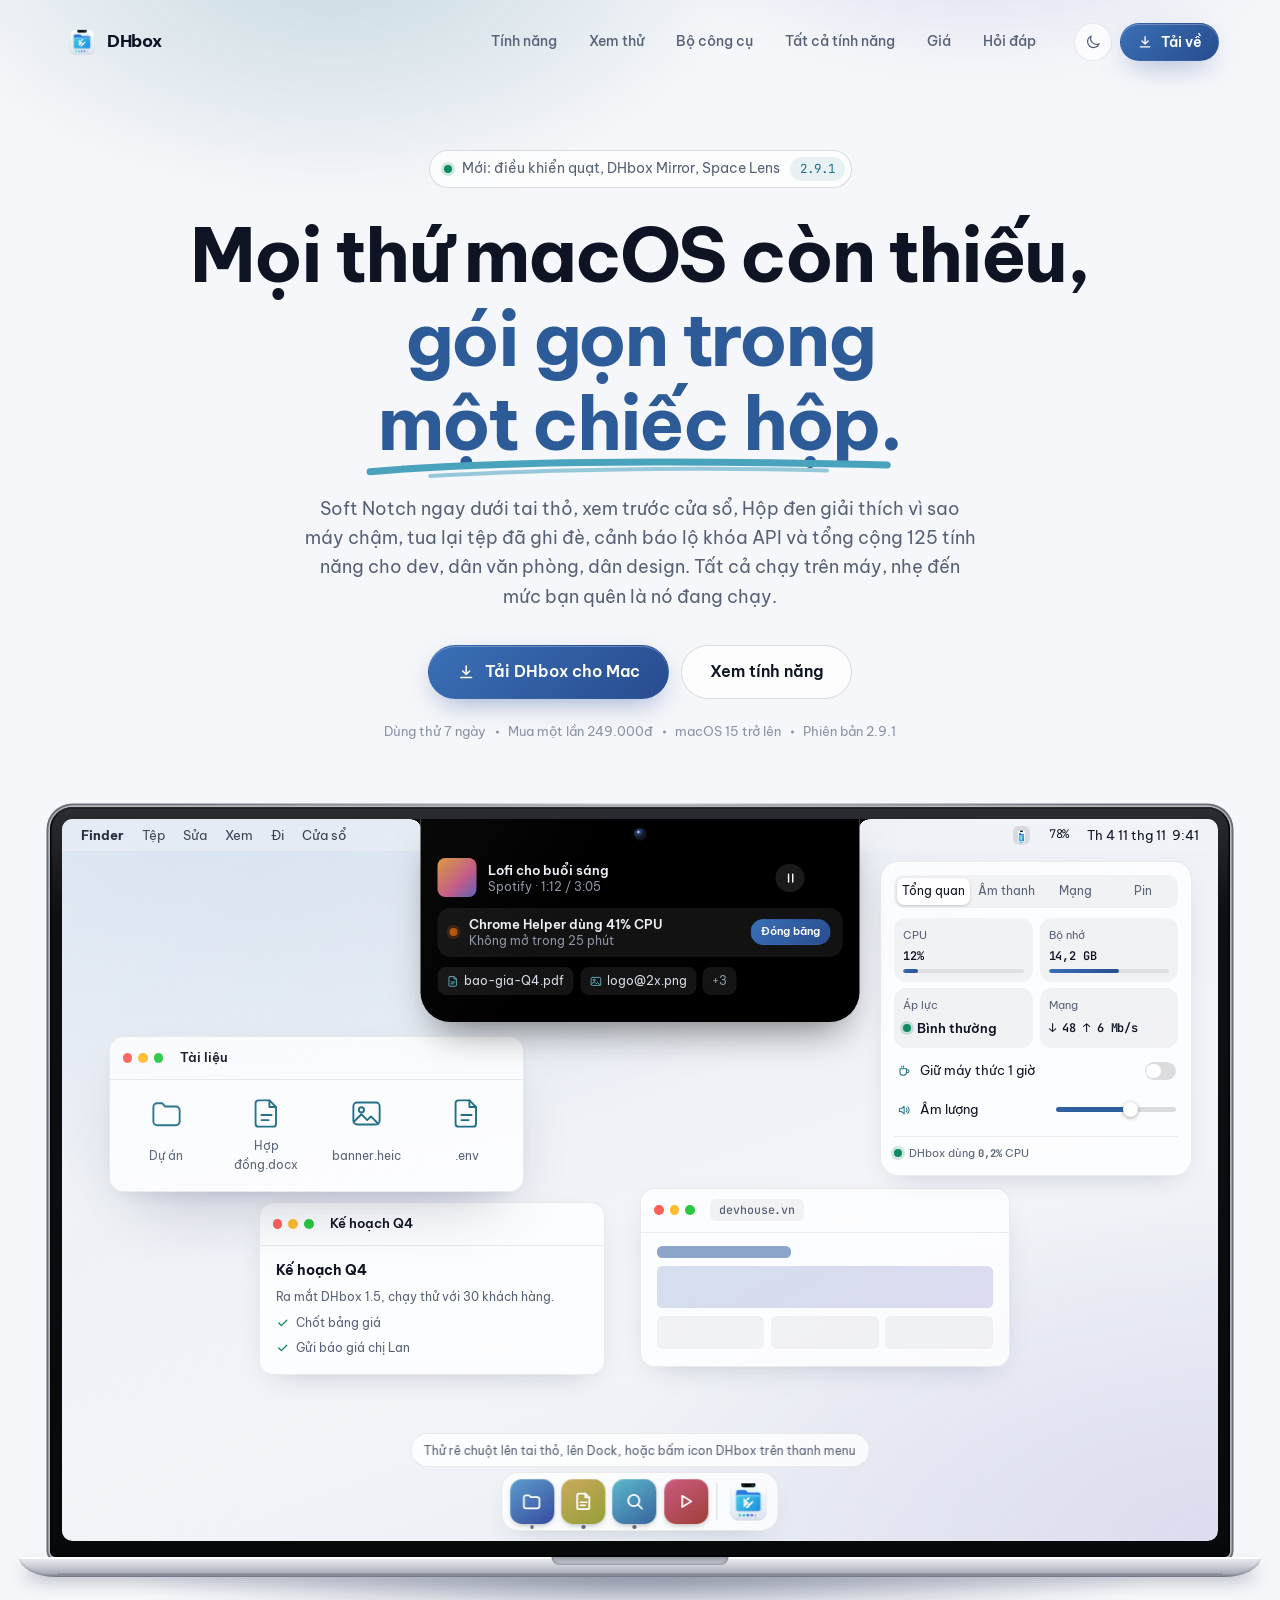
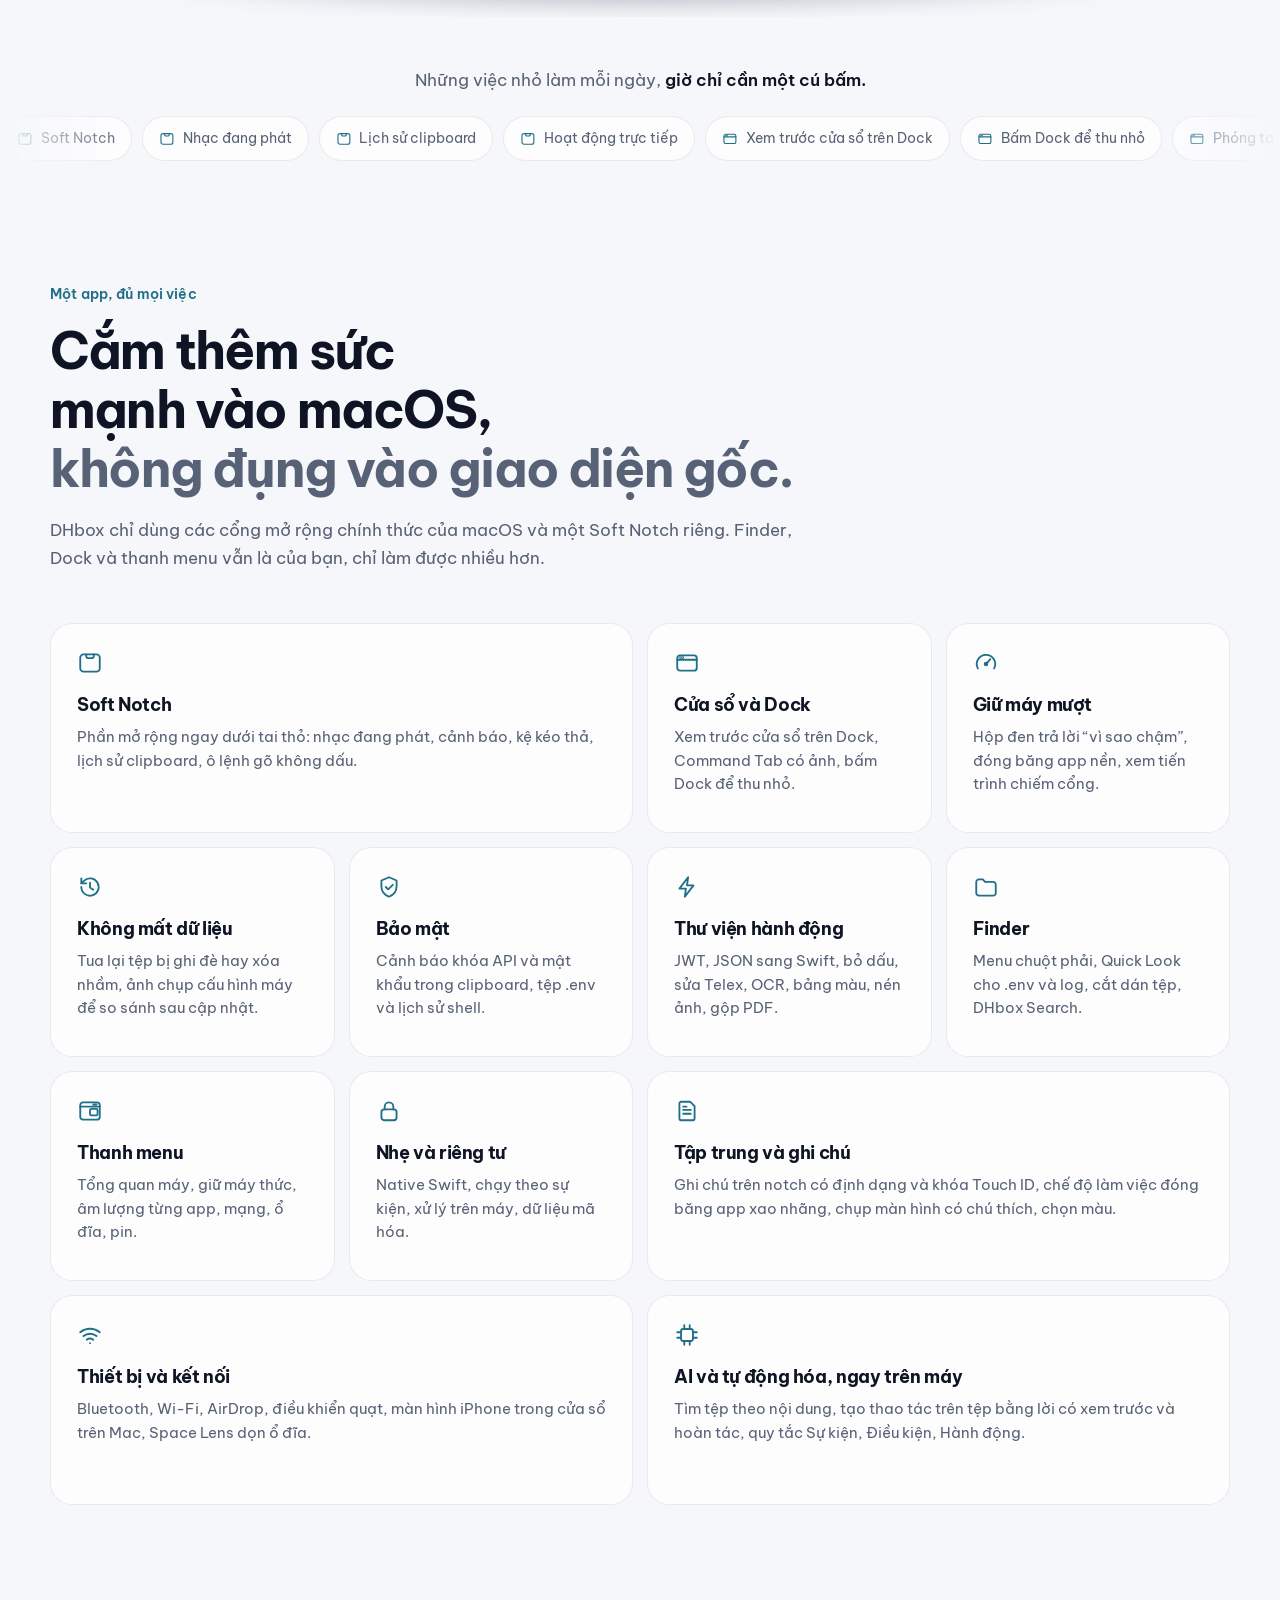
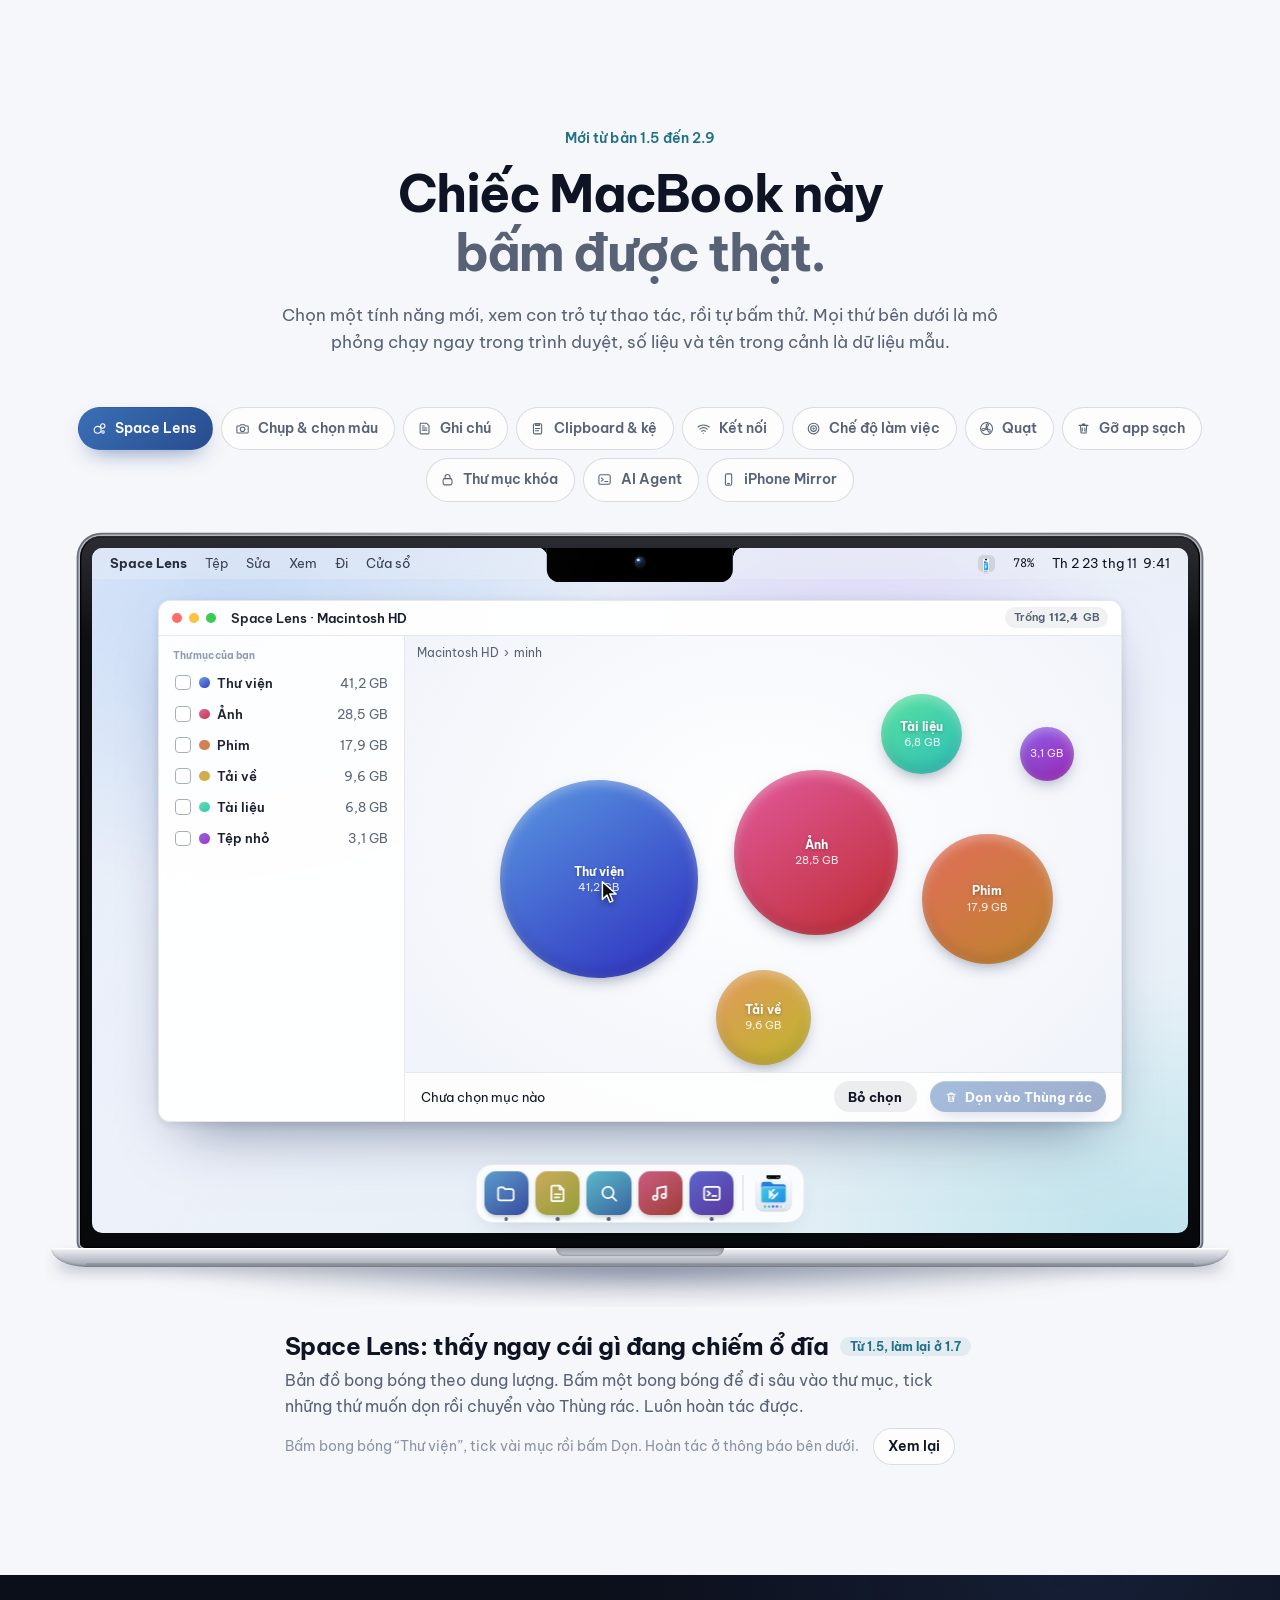
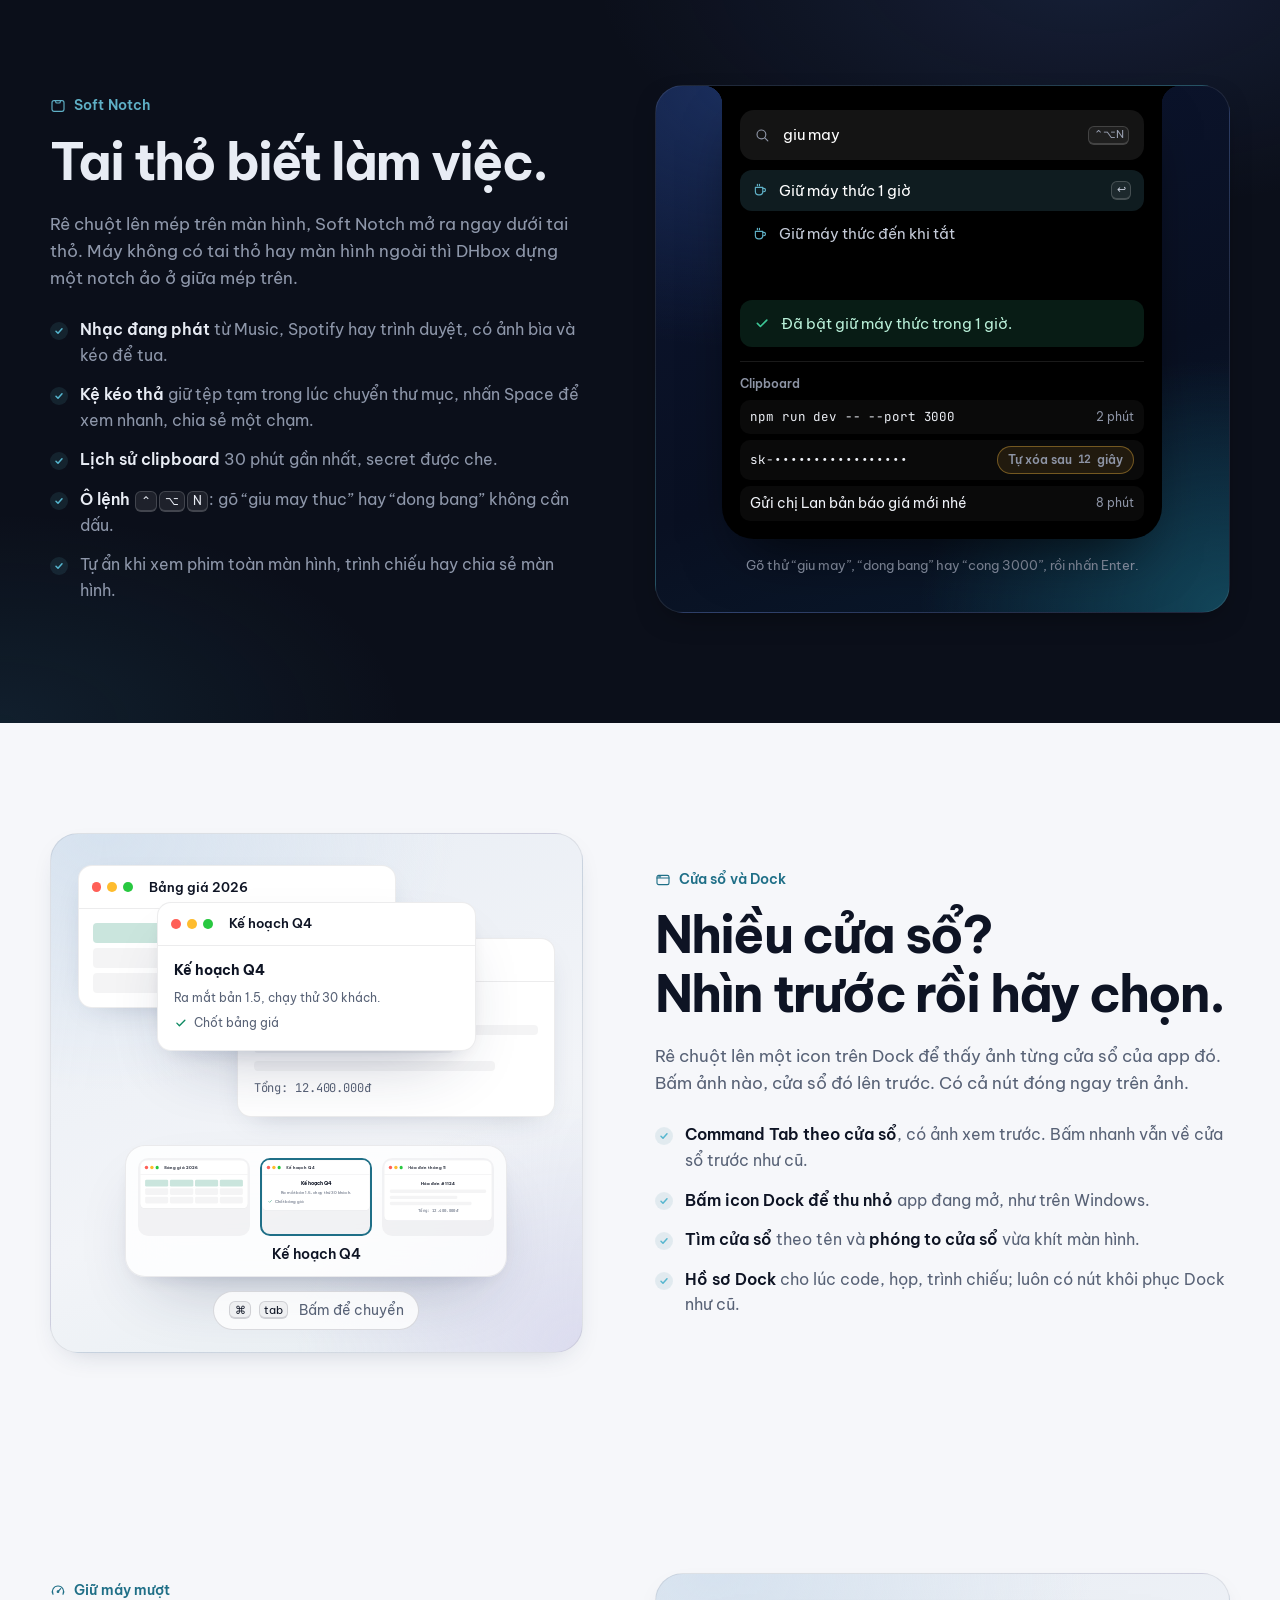
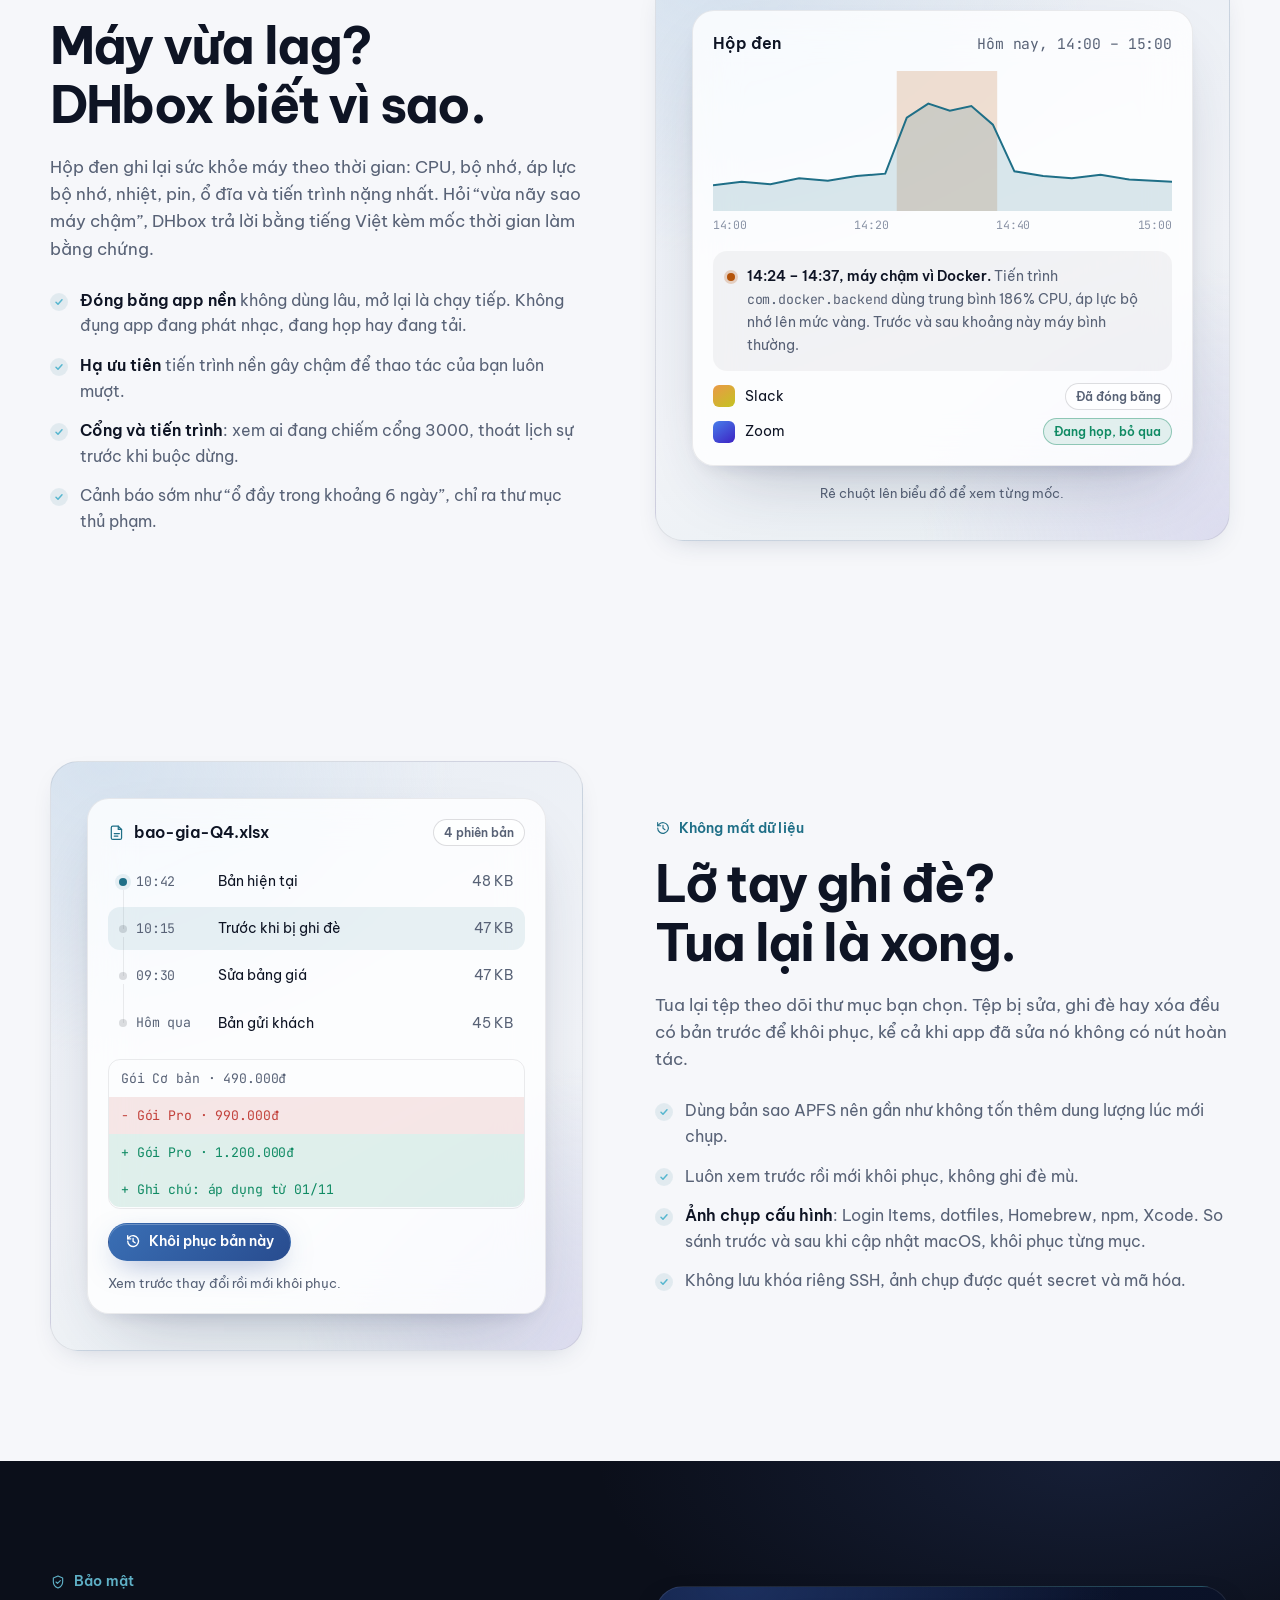
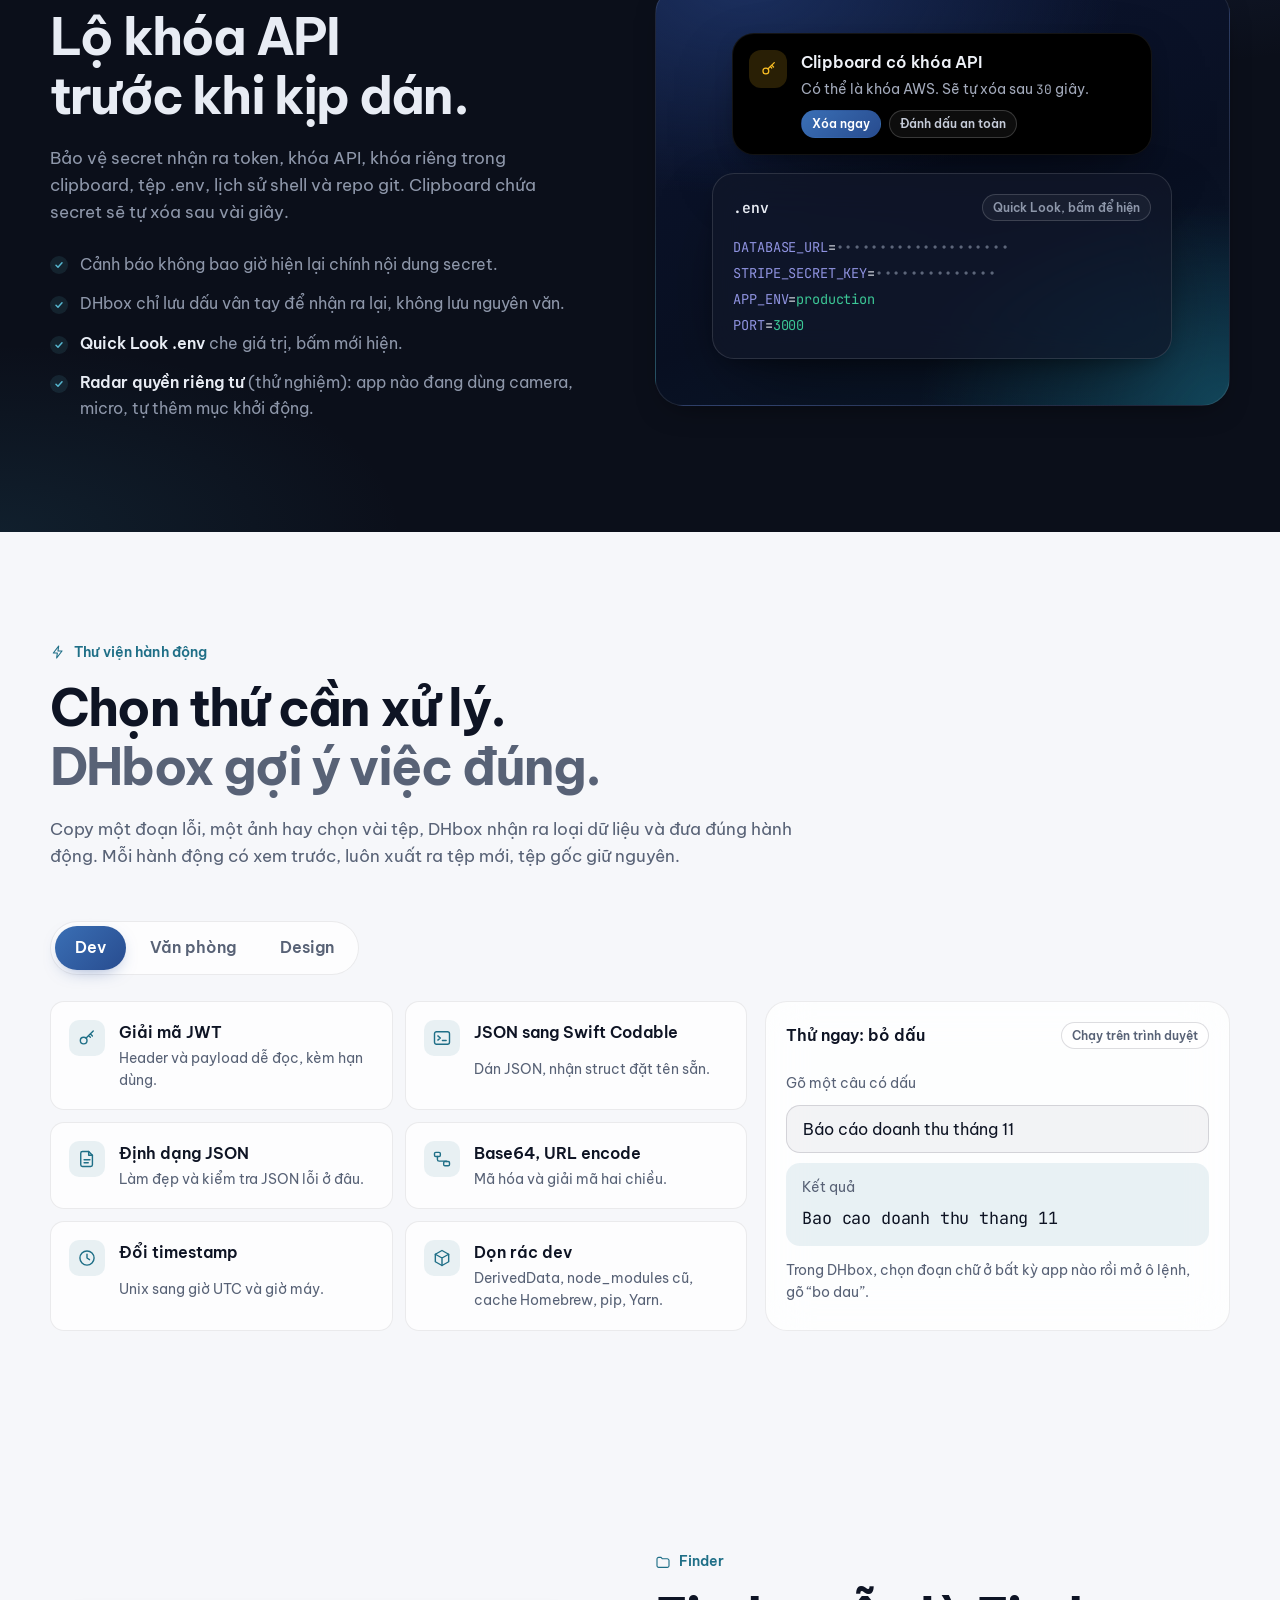
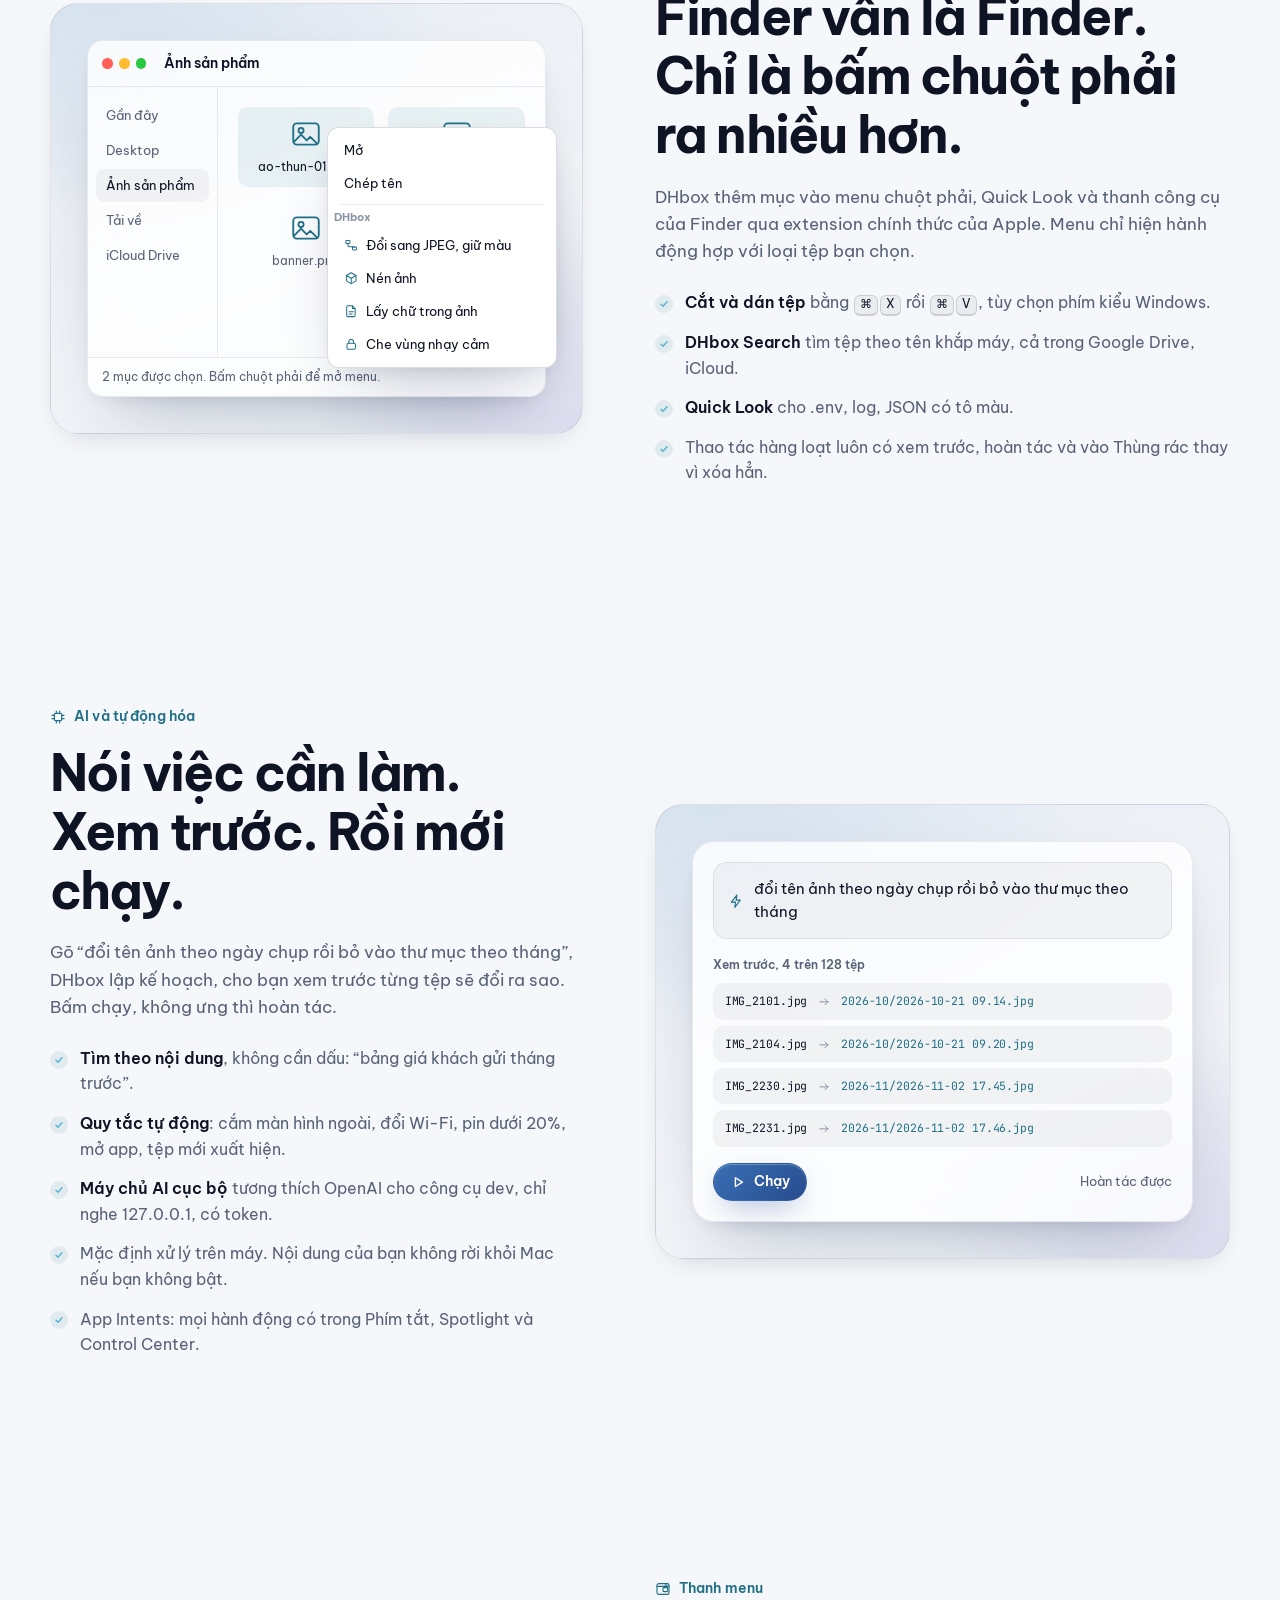
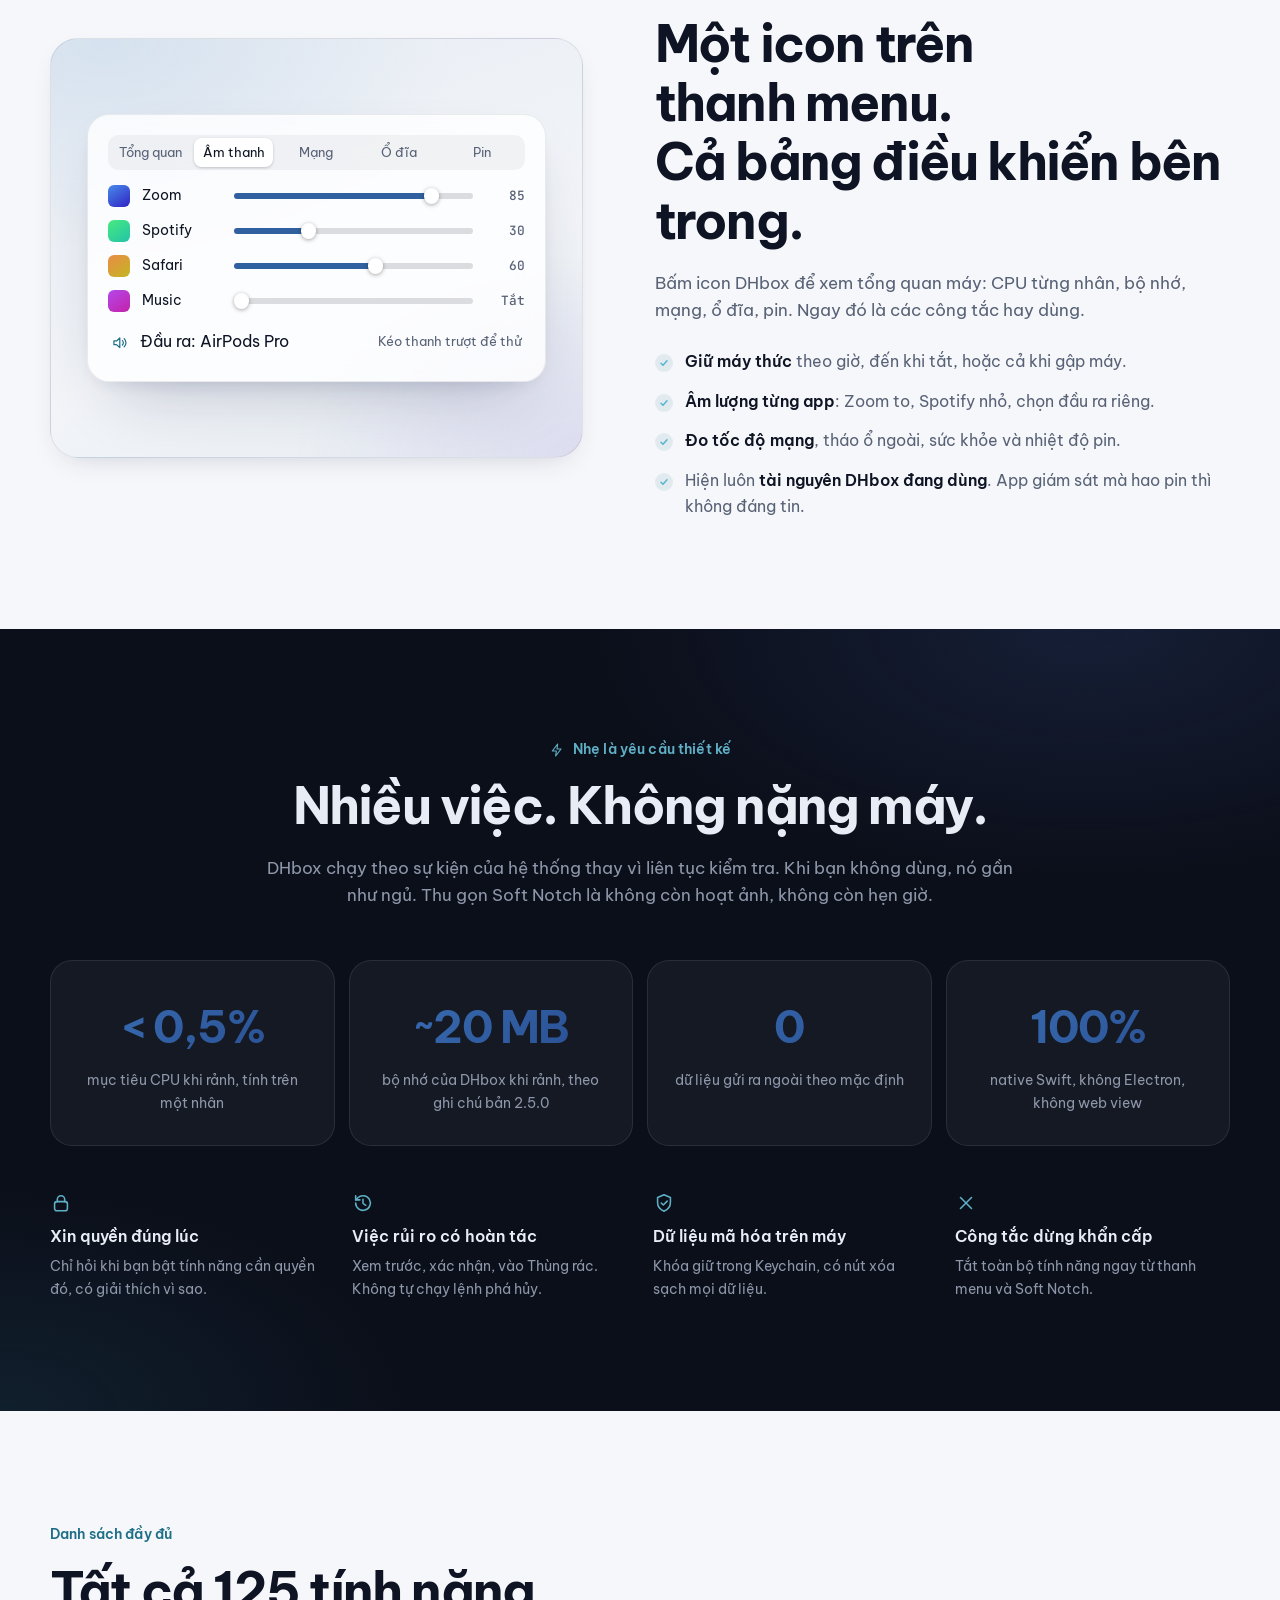
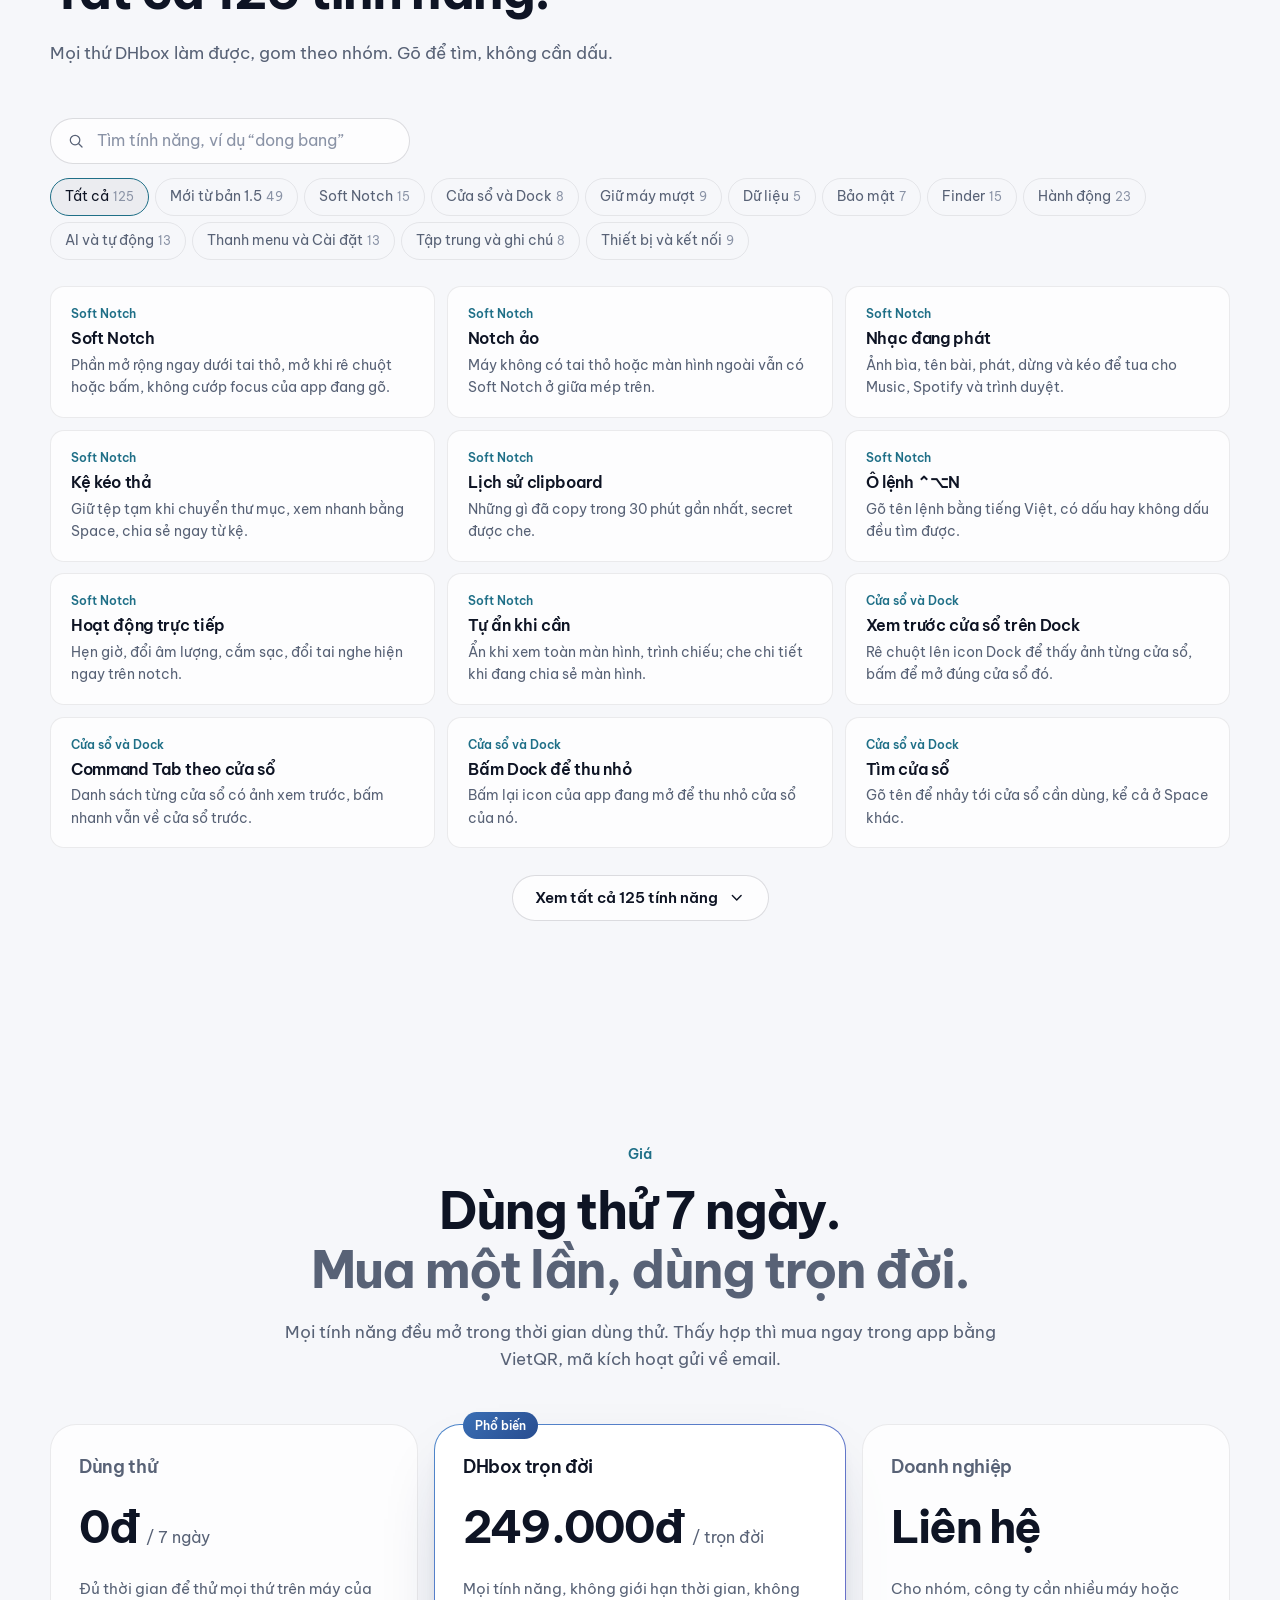
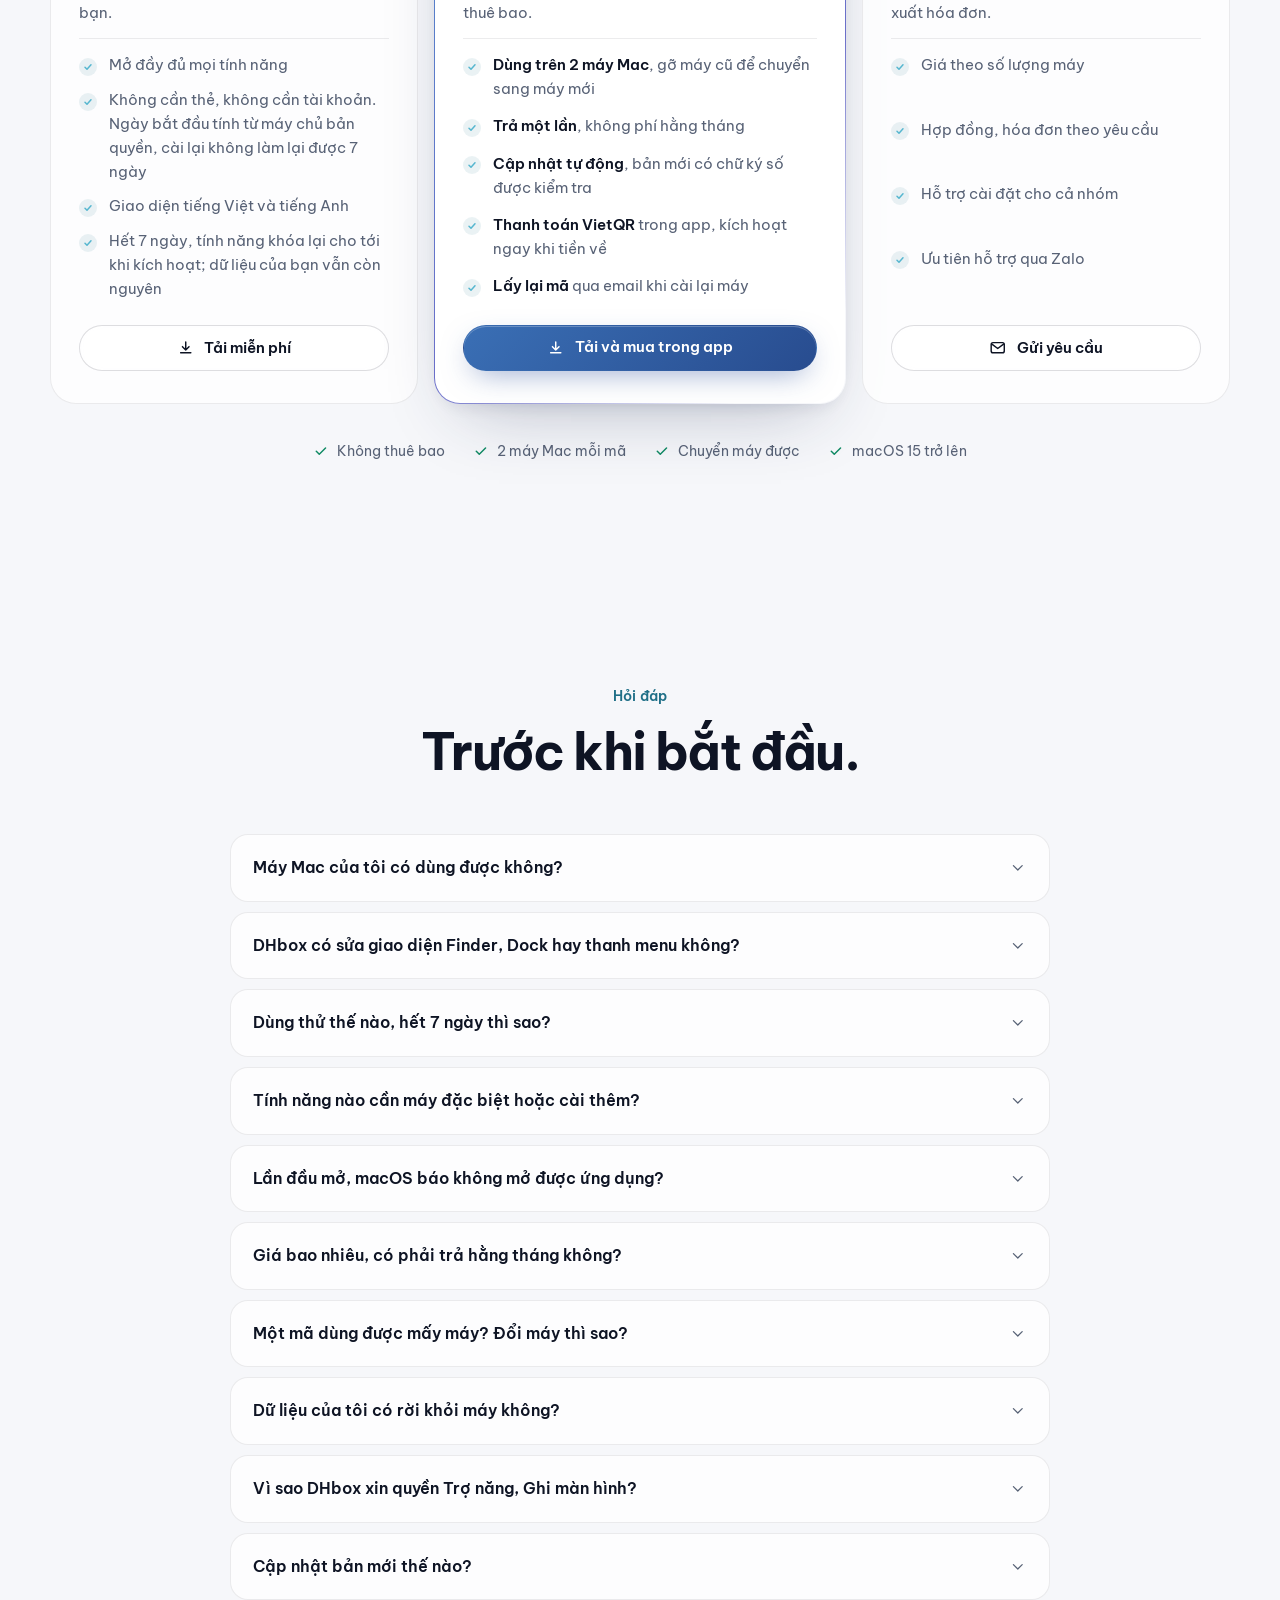
<file: index.html>
<!doctype html>
<html lang="vi" class="no-js">
<head>
  <meta charset="utf-8">
  <meta name="viewport" content="width=device-width, initial-scale=1">
  <title>DHbox — Mọi thứ macOS còn thiếu, gói gọn trong một chiếc hộp</title>
  <meta name="description" content="DHbox là app tiện ích cho Mac chạy trên thanh menu: Soft Notch, xem trước cửa sổ, Hộp đen chẩn đoán máy chậm, tua lại tệp, cảnh báo secret, thư viện hành động và AI chạy ngay trên máy. Dùng thử 7 ngày, mua một lần dùng trọn đời.">
  <meta name="theme-color" content="#F6F7FA">
  <link rel="canonical" href="https://dhbox.devhouse.vn/">
  <meta property="og:type" content="website">
  <meta property="og:url" content="https://dhbox.devhouse.vn/">
  <meta property="og:title" content="DHbox — Mọi thứ macOS còn thiếu, gói gọn trong một chiếc hộp">
  <meta property="og:description" content="125 tính năng cho Mac, nhẹ CPU, xử lý trên máy. Dùng thử 7 ngày, mua một lần dùng trọn đời.">
  <meta property="og:image" content="https://dhbox.devhouse.vn/assets/img/og-icon.png">
  <link rel="icon" type="image/png" href="assets/img/favicon.png">
  <link rel="apple-touch-icon" href="assets/img/dhbox-icon-256.png">
  <link rel="preconnect" href="https://api.github.com" crossorigin>
  <link rel="preconnect" href="https://fonts.googleapis.com">
  <link rel="preconnect" href="https://fonts.gstatic.com" crossorigin>
  <link href="https://fonts.googleapis.com/css2?family=Be+Vietnam+Pro:wght@400;500;600;700&family=JetBrains+Mono:wght@400;500&display=swap" rel="stylesheet">
  <link rel="stylesheet" href="assets/css/style.css">
  <link rel="stylesheet" href="assets/css/showroom.css">
  <script>
    try { var t = localStorage.getItem('dhbox-theme'); if (t) document.documentElement.dataset.theme = t; } catch (e) {}
  </script>
</head>
<body>
  <!-- Icon set: line icons drawn in the SF Symbols spirit. -->
  <svg width="0" height="0" style="position:absolute" aria-hidden="true">
    <defs>
      <symbol id="i-download" viewBox="0 0 24 24"><path d="M12 4v11m0 0-4.5-4.5M12 15l4.5-4.5M5 19h14"/></symbol>
      <symbol id="i-arrow" viewBox="0 0 24 24"><path d="M5 12h14m0 0-5-5m5 5-5 5"/></symbol>
      <symbol id="i-check" viewBox="0 0 24 24"><path d="m5 12.5 4.5 4.5L19 7.5"/></symbol>
      <symbol id="i-x" viewBox="0 0 24 24"><path d="M6 6l12 12M18 6 6 18"/></symbol>
      <symbol id="i-chevron" viewBox="0 0 24 24"><path d="m6 9 6 6 6-6"/></symbol>
      <symbol id="i-menu" viewBox="0 0 24 24"><path d="M4 7h16M4 12h16M4 17h16"/></symbol>
      <symbol id="i-sun" viewBox="0 0 24 24"><circle cx="12" cy="12" r="4"/><path d="M12 2.5v2M12 19.5v2M4.6 4.6l1.4 1.4M18 18l1.4 1.4M2.5 12h2M19.5 12h2M4.6 19.4 6 18M18 6l1.4-1.4"/></symbol>
      <symbol id="i-moon" viewBox="0 0 24 24"><path d="M20 14.5A8 8 0 0 1 9.5 4a8 8 0 1 0 10.5 10.5z"/></symbol>
      <symbol id="i-notch" viewBox="0 0 24 24"><rect x="3" y="4" width="18" height="16" rx="3"/><path d="M8.5 4v1.5a2 2 0 0 0 2 2h3a2 2 0 0 0 2-2V4"/></symbol>
      <symbol id="i-window" viewBox="0 0 24 24"><rect x="3" y="5" width="18" height="14" rx="2.5"/><path d="M3 9h18"/><circle cx="6" cy="7" r=".4"/><circle cx="8" cy="7" r=".4"/></symbol>
      <symbol id="i-folder" viewBox="0 0 24 24"><path d="M3 7.5A2.5 2.5 0 0 1 5.5 5h3.6l2 2.2h7.4A2.5 2.5 0 0 1 21 9.7v7.8a2.5 2.5 0 0 1-2.5 2.5h-13A2.5 2.5 0 0 1 3 17.5z"/></symbol>
      <symbol id="i-gauge" viewBox="0 0 24 24"><path d="M4.5 17a8.5 8.5 0 1 1 15 0"/><path d="m12 13 4-4.5"/><circle cx="12" cy="13" r="1.2"/></symbol>
      <symbol id="i-rewind" viewBox="0 0 24 24"><path d="M4 12a8 8 0 1 0 2.4-5.7L4 8.6"/><path d="M4 4v4.6h4.6M12 8v4.5l3 2"/></symbol>
      <symbol id="i-shield" viewBox="0 0 24 24"><path d="M12 3 5 6v5.5c0 4.3 3 7.8 7 9.5 4-1.7 7-5.2 7-9.5V6z"/><path d="m9 12 2.2 2.2L15.5 10"/></symbol>
      <symbol id="i-flow" viewBox="0 0 24 24"><rect x="3" y="4" width="7" height="5" rx="1.5"/><rect x="14" y="15" width="7" height="5" rx="1.5"/><path d="M6.5 9v3.5a2 2 0 0 0 2 2h9V15"/></symbol>
      <symbol id="i-bolt" viewBox="0 0 24 24"><path d="M13 3 5 13.5h6L10 21l8-10.5h-6z"/></symbol>
      <symbol id="i-cube" viewBox="0 0 24 24"><path d="M12 3 4 7.5v9L12 21l8-4.5v-9z"/><path d="M4 7.5 12 12l8-4.5M12 12v9"/></symbol>
      <symbol id="i-search" viewBox="0 0 24 24"><circle cx="11" cy="11" r="6.5"/><path d="m16 16 4.5 4.5"/></symbol>
      <symbol id="i-menubar" viewBox="0 0 24 24"><rect x="3" y="4" width="18" height="16" rx="2.5"/><path d="M3 8h18M15 6h3"/><rect x="12" y="10" width="7" height="6" rx="1.2"/></symbol>
      <symbol id="i-lock" viewBox="0 0 24 24"><rect x="5" y="10.5" width="14" height="10" rx="2.5"/><path d="M8 10.5V8a4 4 0 0 1 8 0v2.5"/></symbol>
      <symbol id="i-chip" viewBox="0 0 24 24"><rect x="6.5" y="6.5" width="11" height="11" rx="2"/><path d="M9.5 3v3.5M14.5 3v3.5M9.5 17.5V21M14.5 17.5V21M3 9.5h3.5M3 14.5h3.5M17.5 9.5H21M17.5 14.5H21"/></symbol>
      <symbol id="i-mail" viewBox="0 0 24 24"><rect x="3" y="5" width="18" height="14" rx="2.5"/><path d="m4 7 8 6 8-6"/></symbol>
      <symbol id="i-phone" viewBox="0 0 24 24"><path d="M6.5 3.5h3l1.5 4-2 1.5a11 11 0 0 0 6 6l1.5-2 4 1.5v3a2 2 0 0 1-2 2A16 16 0 0 1 4.5 5.5a2 2 0 0 1 2-2z"/></symbol>
      <symbol id="i-pin" viewBox="0 0 24 24"><path d="M12 21s7-6.2 7-11.5a7 7 0 0 0-14 0C5 14.8 12 21 12 21z"/><circle cx="12" cy="9.5" r="2.5"/></symbol>
      <symbol id="i-clock" viewBox="0 0 24 24"><circle cx="12" cy="12" r="8.5"/><path d="M12 7.5V12l3 2"/></symbol>
      <symbol id="i-play" viewBox="0 0 24 24"><path d="M8 5.5v13l10.5-6.5z"/></symbol>
      <symbol id="i-pause" viewBox="0 0 24 24"><path d="M8.5 5.5v13M15.5 5.5v13"/></symbol>
      <symbol id="i-undo" viewBox="0 0 24 24"><path d="M9 14 4.5 9.5 9 5"/><path d="M4.5 9.5H15a5 5 0 0 1 0 10h-3"/></symbol>
      <symbol id="i-doc" viewBox="0 0 24 24"><path d="M6.5 3h7.5l4.5 4.5V19a2 2 0 0 1-2 2h-10a2 2 0 0 1-2-2V5a2 2 0 0 1 2-2z"/><path d="M14 3v4.5h4.5M8.5 13h7M8.5 16.5h5"/></symbol>
      <symbol id="i-image" viewBox="0 0 24 24"><rect x="3" y="4.5" width="18" height="15" rx="2.5"/><circle cx="8.5" cy="9.5" r="1.8"/><path d="m3.5 17.5 5-5 4 4 2.5-2.5 5 5"/></symbol>
      <symbol id="i-terminal" viewBox="0 0 24 24"><rect x="3" y="4.5" width="18" height="15" rx="2.5"/><path d="m7 9.5 3 2.5-3 2.5M12.5 15h4.5"/></symbol>
      <symbol id="i-key" viewBox="0 0 24 24"><circle cx="8" cy="15" r="4"/><path d="m11 12 8.5-8.5M16 7l2.5 2.5M14 9l2 2"/></symbol>
      <symbol id="i-dock" viewBox="0 0 24 24"><rect x="2.5" y="15" width="19" height="5.5" rx="2"/><rect x="5" y="16.7" width="2.2" height="2.2" rx=".6"/><rect x="9" y="16.7" width="2.2" height="2.2" rx=".6"/><rect x="13" y="16.7" width="2.2" height="2.2" rx=".6"/><rect x="7" y="4" width="10" height="7.5" rx="1.5"/></symbol>
      <symbol id="i-speaker" viewBox="0 0 24 24"><path d="M4 9.5h3.5L12 5.5v13l-4.5-4H4z"/><path d="M15.5 9a4 4 0 0 1 0 6M18 6.5a7.5 7.5 0 0 1 0 11"/></symbol>
      <symbol id="i-cup" viewBox="0 0 24 24"><path d="M5 8h11v6a5 5 0 0 1-5 5h-1a5 5 0 0 1-5-5z"/><path d="M16 9.5h1.5a2.5 2.5 0 0 1 0 5H16M8 3.5v2M11 3.5v2"/></symbol>
    
      <symbol id="i-bubbles" viewBox="0 0 24 24"><circle cx="9" cy="14" r="5.5"/><circle cx="17" cy="8" r="3.5"/><circle cx="17.5" cy="17.5" r="2"/></symbol>
      <symbol id="i-cam" viewBox="0 0 24 24"><path d="M4 8h3.5l1.5-2h6l1.5 2H20a1 1 0 0 1 1 1v9a1 1 0 0 1-1 1H4a1 1 0 0 1-1-1V9a1 1 0 0 1 1-1z"/><circle cx="12" cy="13" r="3.6"/></symbol>
      <symbol id="i-note" viewBox="0 0 24 24"><path d="M6 3.5h9l4 4V19a1.5 1.5 0 0 1-1.5 1.5h-11A1.5 1.5 0 0 1 5 19V5a1.5 1.5 0 0 1 1-1.5z"/><path d="M8.5 11h7M8.5 14.5h7M8.5 8h3"/></symbol>
      <symbol id="i-clip" viewBox="0 0 24 24"><rect x="5.5" y="4.5" width="13" height="16" rx="2"/><path d="M9 4.5h6V7H9z"/><path d="M8.5 12h7M8.5 15.5h5"/></symbol>
      <symbol id="i-wifi" viewBox="0 0 24 24"><path d="M3 9.5a14 14 0 0 1 18 0M6 13a9.5 9.5 0 0 1 12 0M9 16.3a5 5 0 0 1 6 0M12 19.5h.01"/></symbol>
      <symbol id="i-fan" viewBox="0 0 24 24"><circle cx="12" cy="12" r="9.5"/><circle cx="12" cy="12" r="1.5"/><path d="M12 10.5c-1.2-3.2-.8-5.5 1.6-5.9 2 .3 2.2 2.6-1.6 5.9z"/><path transform="rotate(120 12 12)" d="M12 10.5c-1.2-3.2-.8-5.5 1.6-5.9 2 .3 2.2 2.6-1.6 5.9z"/><path transform="rotate(240 12 12)" d="M12 10.5c-1.2-3.2-.8-5.5 1.6-5.9 2 .3 2.2 2.6-1.6 5.9z"/></symbol>
      <symbol id="i-focus" viewBox="0 0 24 24"><circle cx="12" cy="12" r="8.5"/><circle cx="12" cy="12" r="4.5"/><circle cx="12" cy="12" r="1"/></symbol>
      <symbol id="i-trash" viewBox="0 0 24 24"><path d="M5 7h14M10 7V5h4v2M7 7l1 12h8l1-12M10 11v5M14 11v5"/></symbol>
      <symbol id="i-iphone" viewBox="0 0 24 24"><rect x="7" y="3" width="10" height="18" rx="2.5"/><path d="M10.5 18.5h3"/></symbol>
      <symbol id="i-house" viewBox="0 0 24 24"><path d="M4 11.5 12 5l8 6.5V19a1 1 0 0 1-1 1h-4v-5h-6v5H5a1 1 0 0 1-1-1z"/></symbol>
      <symbol id="i-music" viewBox="0 0 24 24"><path d="M9 17V6l10-2v11"/><circle cx="6.5" cy="17" r="2.5"/><circle cx="16.5" cy="15" r="2.5"/></symbol>
      <symbol id="i-qr" viewBox="0 0 24 24"><rect x="4" y="4" width="6" height="6" rx="1"/><rect x="14" y="4" width="6" height="6" rx="1"/><rect x="4" y="14" width="6" height="6" rx="1"/><path d="M14 14h2v2h-2zM18 14h2v2M14 18h2M18 18h2v2h-2z"/></symbol>
      <symbol id="i-airdrop" viewBox="0 0 24 24"><circle cx="12" cy="13" r="1.6"/><path d="M8.5 9.5a5 5 0 0 1 7 0M6 7a8.5 8.5 0 0 1 12 0M7.7 17.5a6 6 0 1 1 8.6 0"/></symbol>
      <symbol id="i-translate" viewBox="0 0 24 24"><path d="M4 6h8M8 4v2M6 6c0 3 2.5 5.5 5.5 6.5M10 6c0 3-2.5 5.5-5.5 6.5"/><path d="m12.5 19 3.5-9 3.5 9M13.7 16h4.6"/></symbol>
      <symbol id="i-pushpin" viewBox="0 0 24 24"><path d="M9 4h6l-1 5 3 3H7l3-3z"/><path d="M12 12v8"/></symbol>
      <symbol id="i-finger" viewBox="0 0 24 24"><path d="M12 4a7 7 0 0 0-7 7v2"/><path d="M12 4a7 7 0 0 1 7 7v1c0 3 0 5-1 7"/><path d="M8.5 12v1.5c0 2.5-.5 4.5-1.5 6.5"/><path d="M12 8a3 3 0 0 0-3 3v3c0 2-.5 3.5-1.2 5"/><path d="M12 8a3 3 0 0 1 3 3v3.5c0 2 .5 3.5 1.2 4.5"/><path d="M12 12v3c0 1.8-.3 3.2-.8 4.5"/></symbol>
      <symbol id="i-snow" viewBox="0 0 24 24"><path d="M12 3v18M4.2 7.5l15.6 9M19.8 7.5l-15.6 9"/><path d="m9.5 4.5 2.5 2 2.5-2M9.5 19.5l2.5-2 2.5 2"/></symbol>
      <symbol id="i-pen" viewBox="0 0 24 24"><path d="m4 20 1-4 11-11 3 3L8 19z"/><path d="m14 7 3 3"/></symbol>
      <symbol id="i-arrowup" viewBox="0 0 24 24"><path d="M6 18 18 6M9 6h9v9"/></symbol>
      <symbol id="i-frame" viewBox="0 0 24 24"><rect x="4" y="5.5" width="16" height="13" rx="1.5"/></symbol>
      <symbol id="i-dropper" viewBox="0 0 24 24"><path d="m14 5 5 5M16.5 3.5l4 4-2 2-4-4zM13.5 8.5 5 17v3h3l8.5-8.5"/></symbol>
      <symbol id="i-rotate" viewBox="0 0 24 24"><path d="M20 12a8 8 0 1 1-2.4-5.7M20 4v5h-5"/></symbol>
    </defs>
  </svg>

  <a class="skip" href="#noi-dung">Bỏ qua thanh điều hướng</a>

  <header class="nav" id="nav">
    <div class="nav__inner">
      <a class="brand" href="#top" aria-label="DHbox, về đầu trang">
        <img src="assets/img/dhbox-icon-256.png" alt="" width="30" height="30">
        <span>DHbox</span>
      </a>
      <nav class="nav__links" aria-label="Điều hướng chính">
        <a href="#tinh-nang">Tính năng</a>
        <a href="#xem-thu">Xem thử</a>
        <a href="#hanh-dong">Bộ công cụ</a>
        <a href="#tat-ca">Tất cả tính năng</a>
        <a href="#gia">Giá</a>
        <a href="#hoi-dap">Hỏi đáp</a>
      </nav>
      <div class="nav__actions">
        <button class="icon-btn" id="theme-toggle" type="button" aria-label="Đổi giao diện sáng hoặc tối">
          <svg class="ico ico--sun"><use href="#i-sun"/></svg>
          <svg class="ico ico--moon"><use href="#i-moon"/></svg>
        </button>
        <a class="btn btn--primary btn--sm" href="#tai-ve" data-download>
          <span class="btn__icon"><svg class="ico"><use href="#i-download"/></svg></span>
          <span class="btn__label">Tải về</span>
        </a>
        <button class="icon-btn nav__burger" id="nav-burger" type="button" aria-label="Mở menu" aria-expanded="false" aria-controls="nav-sheet">
          <svg class="ico"><use href="#i-menu"/></svg>
        </button>
      </div>
    </div>
    <div class="nav__sheet" id="nav-sheet" hidden>
      <a href="#tinh-nang">Tính năng</a>
      <a href="#xem-thu">Xem thử</a>
      <a href="#hanh-dong">Bộ công cụ</a>
      <a href="#tat-ca">Tất cả tính năng</a>
      <a href="#gia">Giá</a>
      <a href="#hoi-dap">Hỏi đáp</a>
    </div>
  </header>

  <main id="noi-dung">
    <!-- HERO -->
    <section class="hero" id="top">
      <div class="hero__glow" aria-hidden="true"></div>
      <div class="container hero__inner">
        <a class="pill-tag rise" style="--d:0ms" href="#xem-thu">
          <span class="dot dot--ok"></span>
          <span>Mới: điều khiển quạt, DHbox Mirror, Space Lens</span>
          <span class="pill-tag__ver" data-release-version>2.9.1</span>
        </a>
        <h1 class="hero__title rise" style="--d:80ms">
          Mọi thứ macOS còn thiếu,
          <span class="hl">gói gọn trong <span class="mark">một chiếc hộp<svg class="mark__line" viewBox="0 0 300 24" preserveAspectRatio="none" aria-hidden="true"><path d="M4 16 C 70 7, 170 5, 296 10"/><path d="M38 20 C 110 13, 200 12, 262 15"/></svg></span>.</span>
        </h1>
        <p class="hero__lead rise" style="--d:160ms">
          Soft Notch ngay dưới tai thỏ, xem trước cửa sổ, Hộp đen giải thích vì sao máy chậm,
          tua lại tệp đã ghi đè, cảnh báo lộ khóa API và tổng cộng <span data-feature-count>125</span> tính năng cho dev, dân văn phòng, dân design.
          Tất cả chạy trên máy, nhẹ đến mức bạn quên là nó đang chạy.
        </p>
        <div class="hero__cta rise" style="--d:240ms">
          <a class="btn btn--primary btn--lg" href="#tai-ve" data-download>
            <span class="btn__icon"><svg class="ico"><use href="#i-download"/></svg></span>
            <span class="btn__label">Tải DHbox cho Mac</span>
          </a>
          <a class="btn btn--ghost btn--lg" href="#tinh-nang">Xem tính năng</a>
        </div>
        <ul class="hero__meta rise" style="--d:320ms" aria-label="Thông tin phiên bản">
          <li>Dùng thử 7 ngày</li>
          <li>Mua một lần 249.000đ</li>
          <li>macOS 15 trở lên</li>
          <li>Phiên bản <span data-release-version>2.9.1</span></li>
        </ul>

        <div class="screen mb rise" style="--d:400ms" id="demo-screen">
          <div class="mb__lid">
          <div class="screen__display mb__display" data-display>
            <div class="mbar">
              <div class="mbar__left"><b data-front-name>Finder</b><span>Tệp</span><span>Sửa</span><span>Xem</span><span>Đi</span><span>Cửa sổ</span></div>
              <div class="mbar__right">
                <span class="mbar__awake" data-awake-icon hidden><svg class="ico"><use href="#i-cup"/></svg></span>
                <button class="mbar__tray is-on" type="button" data-tray-toggle aria-label="Bảng DHbox trên thanh menu" aria-expanded="true"><img src="assets/img/favicon.png" alt=""></button>
                <span class="mono">78%</span><span class="mbar__clock" data-clock>Th 4 11 thg 11&nbsp; 9:41</span>
              </div>
            </div>

            <!-- Soft Notch: one black shape hanging from the top edge; it morphs between closed, live and open -->
            <div class="island" data-island data-state="closed" tabindex="0" role="button" aria-expanded="false" aria-label="Soft Notch. Rê chuột hoặc bấm để mở">
              <span class="island__lens" aria-hidden="true"></span>
              <div class="island__live" aria-hidden="true">
                <span class="island__live-l"><svg class="ico"><use href="#i-cup"/></svg></span>
                <span class="island__live-r mono" data-awake-time>59:59</span>
              </div>
              <div class="island__content">
                <div class="isl-row">
                  <div class="cover"></div>
                  <div class="isl-text"><b>Lofi cho buổi sáng</b><span>Spotify · 1:12 / 3:05</span></div>
                  <button class="isl-btn" type="button" data-play aria-label="Tạm dừng nhạc"><svg class="ico"><use href="#i-pause"/></svg></button>
                  <div class="wave" aria-hidden="true"><i></i><i></i><i></i><i></i><i></i></div>
                </div>
                <div class="isl-alert" data-freeze-row>
                  <span class="dot dot--warn"></span>
                  <div class="isl-text"><b data-freeze-title>Chrome Helper dùng 41% CPU</b><span data-freeze-sub>Không mở trong 25 phút</span></div>
                  <button class="chip chip--accent" type="button" data-freeze>Đóng băng</button>
                </div>
                <div class="isl-shelf">
                  <span class="shelf-file"><svg class="ico"><use href="#i-doc"/></svg>bao-gia-Q4.pdf</span>
                  <span class="shelf-file"><svg class="ico"><use href="#i-image"/></svg>logo@2x.png</span>
                  <span class="shelf-file shelf-file--more">+3</span>
                </div>
              </div>
            </div>

            <!-- Desktop windows -->
            <div class="win" data-win="finder" data-app="finder" data-title="Tài liệu" style="--x:4%;--y:30%;--w:36%;--z:3">
              <div class="win__bar"><i></i><i></i><i></i><span>Tài liệu</span></div>
              <div class="win__files">
                <span><svg class="ico"><use href="#i-folder"/></svg>Dự án</span>
                <span><svg class="ico"><use href="#i-doc"/></svg>Hợp đồng.docx</span>
                <span><svg class="ico"><use href="#i-image"/></svg>banner.heic</span>
                <span><svg class="ico"><use href="#i-doc"/></svg>.env</span>
              </div>
            </div>
            <div class="win win--notes" data-win="notes" data-app="notes" data-title="Kế hoạch Q4" style="--x:17%;--y:53%;--w:30%;--z:2">
              <div class="win__bar"><i></i><i></i><i></i><span>Kế hoạch Q4</span></div>
              <div class="win__doc">
                <b>Kế hoạch Q4</b>
                <p>Ra mắt DHbox 1.5, chạy thử với 30 khách hàng.</p>
                <p class="win__check"><svg class="ico"><use href="#i-check"/></svg>Chốt bảng giá</p>
                <p class="win__check"><svg class="ico"><use href="#i-check"/></svg>Gửi báo giá chị Lan</p>
              </div>
            </div>
            <div class="win win--web" data-win="web1" data-app="web" data-title="devhouse.vn" style="--x:50%;--y:51%;--w:32%;--z:1">
              <div class="win__bar"><i></i><i></i><i></i><span class="win__url mono">devhouse.vn</span></div>
              <div class="win__site"><i class="w1"></i><i class="w2"></i><div class="win__cards"><i></i><i></i><i></i></div></div>
            </div>
            <div class="win win--web is-min" data-win="web2" data-app="web" data-title="DHbox-releases" style="--x:40%;--y:40%;--w:32%;--z:0">
              <div class="win__bar"><i></i><i></i><i></i><span class="win__url mono">github.com/…/releases</span></div>
              <div class="win__site win__site--alt"><i class="w1"></i><i class="w3"></i><i class="w3"></i><i class="w3"></i></div>
            </div>

            <!-- Tray overview -->
            <div class="tray" data-tray>
              <div class="tray__tabs" role="tablist" aria-label="Bảng DHbox">
                <button type="button" class="is-on" data-tray-tab="overview">Tổng quan</button>
                <button type="button" data-tray-tab="sound">Âm thanh</button>
                <button type="button" data-tray-tab="net">Mạng</button>
                <button type="button" data-tray-tab="power">Pin</button>
              </div>
              <div class="tray__pane is-on" data-tray-pane="overview">
                <div class="tray__grid">
                  <div class="metric"><span>CPU</span><b class="mono" data-cpu>12%</b><i style="--v:.12" data-cpu-bar></i></div>
                  <div class="metric"><span>Bộ nhớ</span><b class="mono" data-mem>14,2 GB</b><i style="--v:.58" data-mem-bar></i></div>
                  <div class="metric"><span>Áp lực</span><b><span class="dot dot--ok"></span> Bình thường</b></div>
                  <div class="metric"><span>Mạng</span><b class="mono" data-net-mini>↓ 48 ↑ 6 Mb/s</b></div>
                </div>
                <div class="tray__row"><svg class="ico"><use href="#i-cup"/></svg><span>Giữ máy thức 1 giờ</span><button class="switch" type="button" role="switch" aria-checked="false" aria-label="Giữ máy thức" data-awake></button></div>
                <div class="tray__row"><svg class="ico"><use href="#i-speaker"/></svg><span>Âm lượng</span><input class="range" type="range" min="0" max="100" value="64" aria-label="Âm lượng"></div>
              </div>
              <div class="tray__pane" data-tray-pane="sound" hidden>
                <div class="mixer mixer--sm">
                  <label class="mixer__row"><span class="app-dot" style="--h:215"></span><span>Zoom</span><input class="range" type="range" min="0" max="100" value="85" data-vol><b class="mono">85</b></label>
                  <label class="mixer__row"><span class="app-dot" style="--h:140"></span><span>Spotify</span><input class="range" type="range" min="0" max="100" value="30" data-vol><b class="mono">30</b></label>
                  <label class="mixer__row"><span class="app-dot" style="--h:25"></span><span>Safari</span><input class="range" type="range" min="0" max="100" value="60" data-vol><b class="mono">60</b></label>
                </div>
              </div>
              <div class="tray__pane" data-tray-pane="net" hidden>
                <div class="tray__grid">
                  <div class="metric"><span>Tải xuống</span><b class="mono" data-speed-down>— Mb/s</b></div>
                  <div class="metric"><span>Tải lên</span><b class="mono" data-speed-up>— Mb/s</b></div>
                </div>
                <button class="tray__btn" type="button" data-speedtest>Đo tốc độ</button>
              </div>
              <div class="tray__pane" data-tray-pane="power" hidden>
                <div class="tray__grid">
                  <div class="metric"><span>Pin</span><b class="mono">78%</b><i style="--v:.78"></i></div>
                  <div class="metric"><span>Sức khỏe</span><b class="mono">96%</b></div>
                  <div class="metric"><span>Số lần sạc</span><b class="mono">212</b></div>
                  <div class="metric"><span>Nhiệt độ pin</span><b class="mono">31 °C</b></div>
                </div>
              </div>
              <div class="tray__foot"><span class="dot dot--ok"></span><span>DHbox dùng <b class="mono" data-self-cpu>0,2%</b> CPU</span></div>
            </div>

            <!-- Dock with window previews -->
            <div class="dock" data-dock>
              <div class="peek" data-peek hidden></div>
              <button class="dock__app is-running" type="button" data-dock-app="finder" aria-label="Finder" style="--h:205"><svg class="ico"><use href="#i-folder"/></svg></button>
              <button class="dock__app is-running" type="button" data-dock-app="notes" aria-label="Ghi chú" style="--h:42"><svg class="ico"><use href="#i-doc"/></svg></button>
              <button class="dock__app is-running" type="button" data-dock-app="web" aria-label="Trình duyệt" style="--h:190"><svg class="ico"><use href="#i-search"/></svg></button>
              <button class="dock__app" type="button" data-dock-app="music" aria-label="Nhạc" style="--h:340"><svg class="ico"><use href="#i-play"/></svg></button>
              <span class="dock__sep"></span>
              <button class="dock__app dock__app--dhbox" type="button" data-dock-app="dhbox" aria-label="DHbox"><img src="assets/img/dhbox-icon-256.png" alt=""></button>
            </div>

            <p class="screen__hint" data-hint>Thử rê chuột lên tai thỏ, lên Dock, hoặc bấm icon DHbox trên thanh menu</p>
            <div class="mb__glass"></div>
          </div>
          </div>
          <div class="mb__base"></div>
        </div>
      </div>
    </section>

    <!-- Marquee of tools -->
    <section class="strip" aria-label="Một số công cụ trong DHbox">
      <p class="strip__label container">Những việc nhỏ làm mỗi ngày, <b>giờ chỉ cần một cú bấm.</b></p>
      <div class="marquee" id="marquee"><div class="marquee__track" id="marquee-track"></div></div>
    </section>

    <!-- FEATURE OVERVIEW -->
    <section class="section" id="tinh-nang">
      <div class="container">
        <header class="section__head">
          <p class="eyebrow">Một app, đủ mọi việc</p>
          <h2>Cắm thêm sức mạnh vào macOS,<br><span class="muted">không đụng vào giao diện gốc.</span></h2>
          <p class="section__lead">DHbox chỉ dùng các cổng mở rộng chính thức của macOS và một Soft Notch riêng. Finder, Dock và thanh menu vẫn là của bạn, chỉ làm được nhiều hơn.</p>
        </header>
        <div class="bento">
          <a class="bento__item bento__item--wide" href="#soft-notch">
            <svg class="ico ico--lg"><use href="#i-notch"/></svg>
            <h3>Soft Notch</h3>
            <p>Phần mở rộng ngay dưới tai thỏ: nhạc đang phát, cảnh báo, kệ kéo thả, lịch sử clipboard, ô lệnh gõ không dấu.</p>
          </a>
          <a class="bento__item" href="#cua-so">
            <svg class="ico ico--lg"><use href="#i-window"/></svg>
            <h3>Cửa sổ và Dock</h3>
            <p>Xem trước cửa sổ trên Dock, Command Tab có ảnh, bấm Dock để thu nhỏ.</p>
          </a>
          <a class="bento__item" href="#may-muot">
            <svg class="ico ico--lg"><use href="#i-gauge"/></svg>
            <h3>Giữ máy mượt</h3>
            <p>Hộp đen trả lời “vì sao chậm”, đóng băng app nền, xem tiến trình chiếm cổng.</p>
          </a>
          <a class="bento__item" href="#du-lieu">
            <svg class="ico ico--lg"><use href="#i-rewind"/></svg>
            <h3>Không mất dữ liệu</h3>
            <p>Tua lại tệp bị ghi đè hay xóa nhầm, ảnh chụp cấu hình máy để so sánh sau cập nhật.</p>
          </a>
          <a class="bento__item" href="#bao-mat">
            <svg class="ico ico--lg"><use href="#i-shield"/></svg>
            <h3>Bảo mật</h3>
            <p>Cảnh báo khóa API và mật khẩu trong clipboard, tệp .env và lịch sử shell.</p>
          </a>
          <a class="bento__item" href="#hanh-dong">
            <svg class="ico ico--lg"><use href="#i-bolt"/></svg>
            <h3>Thư viện hành động</h3>
            <p>JWT, JSON sang Swift, bỏ dấu, sửa Telex, OCR, bảng màu, nén ảnh, gộp PDF.</p>
          </a>
          <a class="bento__item" href="#finder">
            <svg class="ico ico--lg"><use href="#i-folder"/></svg>
            <h3>Finder</h3>
            <p>Menu chuột phải, Quick Look cho .env và log, cắt dán tệp, DHbox Search.</p>
          </a>
          <a class="bento__item" href="#thanh-menu">
            <svg class="ico ico--lg"><use href="#i-menubar"/></svg>
            <h3>Thanh menu</h3>
            <p>Tổng quan máy, giữ máy thức, âm lượng từng app, mạng, ổ đĩa, pin.</p>
          </a>
          <a class="bento__item" href="#nhe">
            <svg class="ico ico--lg"><use href="#i-lock"/></svg>
            <h3>Nhẹ và riêng tư</h3>
            <p>Native Swift, chạy theo sự kiện, xử lý trên máy, dữ liệu mã hóa.</p>
          </a>
          <a class="bento__item bento__item--wide" href="#xem-thu">
            <svg class="ico ico--lg"><use href="#i-note"/></svg>
            <h3>Tập trung và ghi chú</h3>
            <p>Ghi chú trên notch có định dạng và khóa Touch ID, chế độ làm việc đóng băng app xao nhãng, chụp màn hình có chú thích, chọn màu.</p>
          </a>
          <a class="bento__item bento__item--wide" href="#xem-thu">
            <svg class="ico ico--lg"><use href="#i-wifi"/></svg>
            <h3>Thiết bị và kết nối</h3>
            <p>Bluetooth, Wi-Fi, AirDrop, điều khiển quạt, màn hình iPhone trong cửa sổ trên Mac, Space Lens dọn ổ đĩa.</p>
          </a>
          <a class="bento__item bento__item--wide" href="#ai">
            <svg class="ico ico--lg"><use href="#i-chip"/></svg>
            <h3>AI và tự động hóa, ngay trên máy</h3>
            <p>Tìm tệp theo nội dung, tạo thao tác trên tệp bằng lời có xem trước và hoàn tác, quy tắc Sự kiện, Điều kiện, Hành động.</p>
          </a>
        </div>
      </div>
    </section>

    <!-- SHOWROOM: interactive MacBook -->
    <section class="section" id="xem-thu">
      <div class="container">
        <header class="section__head section__head--center">
          <p class="eyebrow">Mới từ bản 1.5 đến 2.9</p>
          <h2>Chiếc MacBook này<br><span class="muted">bấm được thật.</span></h2>
          <p class="section__lead">Chọn một tính năng mới, xem con trỏ tự thao tác, rồi tự bấm thử. Mọi thứ bên dưới là mô phỏng chạy ngay trong trình duyệt, số liệu và tên trong cảnh là dữ liệu mẫu.</p>
        </header>
        <div class="sr-wrap" id="showroom">
          <div class="sr-chips" data-sr-chips aria-label="Chọn tính năng"></div>
          <p class="sr-swipe">Vuốt ngang để xem trọn màn hình MacBook.</p>
          <div class="sr-scroll">
            <div class="mb">
              <div class="mb__lid">
                <div class="mb__display sr-screen">
                  <div class="mbar">
                    <div class="mbar__left"><b data-sr-app>Finder</b><span>Tệp</span><span>Sửa</span><span>Xem</span><span>Đi</span><span>Cửa sổ</span></div>
                    <div class="mbar__right"><span class="mbar__tray is-on"><img src="assets/img/favicon.png" alt=""></span><span class="mono">78%</span><span>Th 2 23 thg 11&nbsp; 9:41</span></div>
                  </div>
                  <div class="island" data-state="closed"><span class="island__lens" aria-hidden="true"></span><div class="island__content"></div></div>
                  <div class="sr-stage"></div>
                  <div class="dock" aria-hidden="true">
                    <div class="dock__app is-running" style="--h:205"><svg class="ico"><use href="#i-folder"/></svg></div>
                    <div class="dock__app is-running" style="--h:42"><svg class="ico"><use href="#i-doc"/></svg></div>
                    <div class="dock__app is-running" style="--h:190"><svg class="ico"><use href="#i-search"/></svg></div>
                    <div class="dock__app" style="--h:340"><svg class="ico"><use href="#i-music"/></svg></div>
                    <div class="dock__app is-running" style="--h:235"><svg class="ico"><use href="#i-terminal"/></svg></div>
                    <span class="dock__sep"></span>
                    <div class="dock__app dock__app--dhbox"><img src="assets/img/dhbox-icon-256.png" alt=""></div>
                  </div>
                  <svg class="sr-cursor" viewBox="0 0 30 30" aria-hidden="true"><path d="M4 3v20.5l5.3-5 3.4 8 3.3-1.4-3.4-7.9h7.2z" fill="#111" stroke="#fff" stroke-width="1.7" stroke-linejoin="round"/></svg>
                  <span class="sr-ring" aria-hidden="true"></span>
                  <div class="mb__glass"></div>
                </div>
              </div>
              <div class="mb__base"></div>
            </div>
          </div>
          <div class="sr-cap">
            <h3 data-sr-title>Space Lens <span class="sr-tag" data-sr-tag></span></h3>
            <p data-sr-desc></p>
            <div class="sr-hint" data-sr-hint>Bấm vào MacBook để tự thử. <button class="sr-replay" type="button" data-sr-replay>Xem lại</button></div>
          </div>
        </div>
      </div>
    </section>

    <!-- SOFT NOTCH -->
    <section class="section feature theme-dark band" id="soft-notch">
      <div class="container feature__grid">
        <div class="feature__copy">
          <p class="eyebrow"><svg class="ico"><use href="#i-notch"/></svg>Soft Notch</p>
          <h2>Tai thỏ biết làm việc.</h2>
          <p class="section__lead">Rê chuột lên mép trên màn hình, Soft Notch mở ra ngay dưới tai thỏ. Máy không có tai thỏ hay màn hình ngoài thì DHbox dựng một notch ảo ở giữa mép trên.</p>
          <ul class="ticks">
            <li><b>Nhạc đang phát</b> từ Music, Spotify hay trình duyệt, có ảnh bìa và kéo để tua.</li>
            <li><b>Kệ kéo thả</b> giữ tệp tạm trong lúc chuyển thư mục, nhấn Space để xem nhanh, chia sẻ một chạm.</li>
            <li><b>Lịch sử clipboard</b> 30 phút gần nhất, secret được che.</li>
            <li><b>Ô lệnh</b> <kbd>⌃</kbd><kbd>⌥</kbd><kbd>N</kbd>: gõ “giu may thuc” hay “dong bang” không cần dấu.</li>
            <li>Tự ẩn khi xem phim toàn màn hình, trình chiếu hay chia sẻ màn hình.</li>
          </ul>
        </div>
        <div class="feature__art">
          <div class="art art--notch">
            <div class="isl-shape isl-shape--panel">
              <div class="palette" data-palette>
                <label class="palette__input">
                  <svg class="ico"><use href="#i-search"/></svg>
                  <input type="text" data-palette-input placeholder="Gõ lệnh, không cần dấu" aria-label="Thử ô lệnh Soft Notch" autocomplete="off" spellcheck="false">
                  <kbd>⌃⌥N</kbd>
                </label>
                <div class="palette__list" data-palette-list role="listbox" aria-label="Lệnh gợi ý"></div>
                <div class="palette__done" data-palette-done hidden><svg class="ico"><use href="#i-check"/></svg><span></span></div>
              </div>
              <div class="clip">
                <p class="clip__label">Clipboard</p>
                <div class="clip__row"><span class="mono">npm run dev -- --port 3000</span><span>2 phút</span></div>
                <div class="clip__row clip__row--secret" data-clip-secret><span class="mono">sk-•••••••••••••••••</span><span class="chip chip--warn">Tự xóa sau <b class="mono" data-clip-count>12</b> giây</span></div>
                <div class="clip__row"><span>Gửi chị Lan bản báo giá mới nhé</span><span>8 phút</span></div>
              </div>
            </div>
            <p class="art__hint">Gõ thử “giu may”, “dong bang” hay “cong 3000”, rồi nhấn Enter.</p>
          </div>
        </div>
      </div>
    </section>

    <!-- WINDOWS & DOCK -->
    <section class="section feature feature--flip" id="cua-so">
      <div class="container feature__grid">
        <div class="feature__copy">
          <p class="eyebrow"><svg class="ico"><use href="#i-window"/></svg>Cửa sổ và Dock</p>
          <h2>Nhiều cửa sổ?<br>Nhìn trước rồi hãy chọn.</h2>
          <p class="section__lead">Rê chuột lên một icon trên Dock để thấy ảnh từng cửa sổ của app đó. Bấm ảnh nào, cửa sổ đó lên trước. Có cả nút đóng ngay trên ảnh.</p>
          <ul class="ticks">
            <li><b>Command Tab theo cửa sổ</b>, có ảnh xem trước. Bấm nhanh vẫn về cửa sổ trước như cũ.</li>
            <li><b>Bấm icon Dock để thu nhỏ</b> app đang mở, như trên Windows.</li>
            <li><b>Tìm cửa sổ</b> theo tên và <b>phóng to cửa sổ</b> vừa khít màn hình.</li>
            <li><b>Hồ sơ Dock</b> cho lúc code, họp, trình chiếu; luôn có nút khôi phục Dock như cũ.</li>
          </ul>
        </div>
        <div class="feature__art">
          <div class="art art--windows" data-cmdtab tabindex="0" aria-label="Thử Command Tab: bấm ảnh xem trước hoặc dùng phím mũi tên">
            <div class="mini-win" data-mw="sheet" data-title="Bảng giá 2026" style="--x:5%;--y:6%">
              <div class="win__bar"><i></i><i></i><i></i><span>Bảng giá 2026</span></div>
              <div class="mini-sheet"><i></i><i></i><i></i><i></i><i></i><i></i><i></i><i></i><i></i><i></i><i></i><i></i></div>
            </div>
            <div class="mini-win" data-mw="notes" data-title="Kế hoạch Q4" style="--x:20%;--y:13%">
              <div class="win__bar"><i></i><i></i><i></i><span>Kế hoạch Q4</span></div>
              <div class="win__doc"><b>Kế hoạch Q4</b><p>Ra mắt bản 1.5, chạy thử 30 khách.</p><p class="win__check"><svg class="ico"><use href="#i-check"/></svg>Chốt bảng giá</p></div>
            </div>
            <div class="mini-win" data-mw="invoice" data-title="Hóa đơn tháng 11" style="--x:35%;--y:20%">
              <div class="win__bar"><i></i><i></i><i></i><span>Hóa đơn tháng 11</span></div>
              <div class="mini-invoice"><b>Hóa đơn #1124</b><i></i><i></i><i></i><span class="mono">Tổng: 12.400.000đ</span></div>
            </div>
            <div class="switcher" data-switcher>
              <div class="switcher__list" data-switcher-list></div>
              <p class="switcher__title" data-switcher-title>Kế hoạch Q4</p>
            </div>
            <button class="keycap" type="button" data-cmdtab-next><kbd>⌘</kbd><kbd>tab</kbd><span>Bấm để chuyển</span></button>
          </div>
        </div>
      </div>
    </section>

    <!-- KEEP THE MAC SMOOTH -->
    <section class="section feature" id="may-muot">
      <div class="container feature__grid">
        <div class="feature__copy">
          <p class="eyebrow"><svg class="ico"><use href="#i-gauge"/></svg>Giữ máy mượt</p>
          <h2>Máy vừa lag?<br>DHbox biết vì sao.</h2>
          <p class="section__lead">Hộp đen ghi lại sức khỏe máy theo thời gian: CPU, bộ nhớ, áp lực bộ nhớ, nhiệt, pin, ổ đĩa và tiến trình nặng nhất. Hỏi “vừa nãy sao máy chậm”, DHbox trả lời bằng tiếng Việt kèm mốc thời gian làm bằng chứng.</p>
          <ul class="ticks">
            <li><b>Đóng băng app nền</b> không dùng lâu, mở lại là chạy tiếp. Không đụng app đang phát nhạc, đang họp hay đang tải.</li>
            <li><b>Hạ ưu tiên</b> tiến trình nền gây chậm để thao tác của bạn luôn mượt.</li>
            <li><b>Cổng và tiến trình</b>: xem ai đang chiếm cổng 3000, thoát lịch sự trước khi buộc dừng.</li>
            <li>Cảnh báo sớm như “ổ đầy trong khoảng 6 ngày”, chỉ ra thư mục thủ phạm.</li>
          </ul>
        </div>
        <div class="feature__art">
          <div class="art art--chart">
            <div class="card">
              <div class="card__head"><b>Hộp đen</b><span class="mono muted">Hôm nay, 14:00 – 15:00</span></div>
              <div class="chart-wrap" data-chart>
                <svg class="chart" viewBox="0 0 320 120" preserveAspectRatio="none" aria-hidden="true">
                  <rect class="chart__hl" x="128" y="0" width="70" height="120"/>
                  <path class="chart__area" d="M0 98 L20 95 L40 97 L60 92 L80 94 L100 90 L120 88 L135 40 L150 28 L165 34 L180 30 L195 46 L210 86 L230 90 L250 92 L270 89 L290 93 L320 95 L320 120 L0 120Z"/>
                  <path class="chart__line" d="M0 98 L20 95 L40 97 L60 92 L80 94 L100 90 L120 88 L135 40 L150 28 L165 34 L180 30 L195 46 L210 86 L230 90 L250 92 L270 89 L290 93 L320 95"/>
                </svg>
                <span class="chart__cross" data-chart-cross hidden></span>
                <span class="chart__tip mono" data-chart-tip hidden></span>
              </div>
              <div class="chart__axis mono"><span>14:00</span><span>14:20</span><span>14:40</span><span>15:00</span></div>
              <div class="diag" data-diag>
                <span class="dot dot--warn"></span>
                <p><b>14:24 – 14:37, máy chậm vì Docker.</b> Tiến trình <span class="mono">com.docker.backend</span> dùng trung bình 186% CPU, áp lực bộ nhớ lên mức vàng. Trước và sau khoảng này máy bình thường.</p>
              </div>
              <div class="frozen">
                <div class="frozen__row"><span class="app-dot" style="--h:30"></span><span>Slack</span><button class="chip" type="button" data-thaw>Đã đóng băng</button></div>
                <div class="frozen__row"><span class="app-dot" style="--h:220"></span><span>Zoom</span><span class="chip chip--ok">Đang họp, bỏ qua</span></div>
              </div>
            </div>
            <p class="art__hint">Rê chuột lên biểu đồ để xem từng mốc.</p>
          </div>
        </div>
      </div>
    </section>

    <!-- DATA SAFETY -->
    <section class="section feature feature--flip" id="du-lieu">
      <div class="container feature__grid">
        <div class="feature__copy">
          <p class="eyebrow"><svg class="ico"><use href="#i-rewind"/></svg>Không mất dữ liệu</p>
          <h2>Lỡ tay ghi đè?<br>Tua lại là xong.</h2>
          <p class="section__lead">Tua lại tệp theo dõi thư mục bạn chọn. Tệp bị sửa, ghi đè hay xóa đều có bản trước để khôi phục, kể cả khi app đã sửa nó không có nút hoàn tác.</p>
          <ul class="ticks">
            <li>Dùng bản sao APFS nên gần như không tốn thêm dung lượng lúc mới chụp.</li>
            <li>Luôn xem trước rồi mới khôi phục, không ghi đè mù.</li>
            <li><b>Ảnh chụp cấu hình</b>: Login Items, dotfiles, Homebrew, npm, Xcode. So sánh trước và sau khi cập nhật macOS, khôi phục từng mục.</li>
            <li>Không lưu khóa riêng SSH, ảnh chụp được quét secret và mã hóa.</li>
          </ul>
        </div>
        <div class="feature__art">
          <div class="art art--versions">
            <div class="card" data-versions>
              <div class="card__head"><b><svg class="ico"><use href="#i-doc"/></svg>bao-gia-Q4.xlsx</b><span class="chip">4 phiên bản</span></div>
              <div class="timeline" role="listbox" aria-label="Phiên bản">
                <button type="button" class="tl is-current" data-ver="0"><span class="mono">10:42</span><span>Bản hiện tại</span><span class="muted">48 KB</span></button>
                <button type="button" class="tl is-sel" data-ver="1"><span class="mono">10:15</span><span>Trước khi bị ghi đè</span><span class="muted">47 KB</span></button>
                <button type="button" class="tl" data-ver="2"><span class="mono">09:30</span><span>Sửa bảng giá</span><span class="muted">47 KB</span></button>
                <button type="button" class="tl" data-ver="3"><span class="mono">Hôm qua</span><span>Bản gửi khách</span><span class="muted">45 KB</span></button>
              </div>
              <div class="diff mono" data-diff></div>
              <div class="ver-actions">
                <button class="btn btn--primary btn--sm" type="button" data-restore><span class="btn__icon"><svg class="ico"><use href="#i-rewind"/></svg></span><span class="btn__label">Khôi phục bản này</span></button>
                <span class="muted small" data-ver-status>Xem trước rồi mới khôi phục.</span>
              </div>
            </div>
          </div>
        </div>
      </div>
    </section>

    <!-- SECURITY -->
    <section class="section feature theme-dark band" id="bao-mat">
      <div class="container feature__grid">
        <div class="feature__copy">
          <p class="eyebrow"><svg class="ico"><use href="#i-shield"/></svg>Bảo mật</p>
          <h2>Lộ khóa API trước khi kịp dán.</h2>
          <p class="section__lead">Bảo vệ secret nhận ra token, khóa API, khóa riêng trong clipboard, tệp .env, lịch sử shell và repo git. Clipboard chứa secret sẽ tự xóa sau vài giây.</p>
          <ul class="ticks">
            <li>Cảnh báo không bao giờ hiện lại chính nội dung secret.</li>
            <li>DHbox chỉ lưu dấu vân tay để nhận ra lại, không lưu nguyên văn.</li>
            <li><b>Quick Look .env</b> che giá trị, bấm mới hiện.</li>
            <li><b>Radar quyền riêng tư</b> (thử nghiệm): app nào đang dùng camera, micro, tự thêm mục khởi động.</li>
          </ul>
        </div>
        <div class="feature__art">
          <div class="art art--secret">
            <div class="toast" data-secret>
              <span class="toast__icon"><svg class="ico"><use href="#i-key"/></svg></span>
              <div>
                <b data-secret-title>Clipboard có khóa API</b>
                <p data-secret-sub>Có thể là khóa AWS. Sẽ tự xóa sau <span class="mono" data-secret-count>30</span> giây.</p>
                <div class="toast__actions" data-secret-actions>
                  <button class="chip chip--accent" type="button" data-secret-clear>Xóa ngay</button>
                  <button class="chip" type="button" data-secret-safe>Đánh dấu an toàn</button>
                </div>
              </div>
            </div>
            <div class="card code-card">
              <div class="card__head"><b class="mono">.env</b><span class="chip">Quick Look, bấm để hiện</span></div>
              <pre class="mono"><span class="k">DATABASE_URL</span>=<button type="button" class="mask" data-reveal="postgres://app:demo@localhost/app">••••••••••••••••••••</button>
<span class="k">STRIPE_SECRET_KEY</span>=<button type="button" class="mask" data-reveal="sk_test_demo_51Hx…">••••••••••••••</button>
<span class="k">APP_ENV</span>=<span class="v">production</span>
<span class="k">PORT</span>=<span class="v">3000</span></pre>
            </div>
          </div>
        </div>
      </div>
    </section>

    <!-- ACTION LIBRARY -->
    <section class="section" id="hanh-dong">
      <div class="container">
        <header class="section__head">
          <p class="eyebrow"><svg class="ico"><use href="#i-bolt"/></svg>Thư viện hành động</p>
          <h2>Chọn thứ cần xử lý.<br><span class="muted">DHbox gợi ý việc đúng.</span></h2>
          <p class="section__lead">Copy một đoạn lỗi, một ảnh hay chọn vài tệp, DHbox nhận ra loại dữ liệu và đưa đúng hành động. Mỗi hành động có xem trước, luôn xuất ra tệp mới, tệp gốc giữ nguyên.</p>
        </header>

        <div class="tabs" role="tablist" aria-label="Nhóm hành động">
          <button role="tab" class="tab is-on" aria-selected="true" data-tab="dev">Dev</button>
          <button role="tab" class="tab" aria-selected="false" data-tab="office">Văn phòng</button>
          <button role="tab" class="tab" aria-selected="false" data-tab="design">Design</button>
        </div>

        <div class="actions-wrap">
          <div class="action-panels">
            <div class="action-panel is-on" data-panel="dev" role="tabpanel">
              <div class="act"><svg class="ico"><use href="#i-key"/></svg><b>Giải mã JWT</b><span>Header và payload dễ đọc, kèm hạn dùng.</span></div>
              <div class="act"><svg class="ico"><use href="#i-terminal"/></svg><b>JSON sang Swift Codable</b><span>Dán JSON, nhận struct đặt tên sẵn.</span></div>
              <div class="act"><svg class="ico"><use href="#i-doc"/></svg><b>Định dạng JSON</b><span>Làm đẹp và kiểm tra JSON lỗi ở đâu.</span></div>
              <div class="act"><svg class="ico"><use href="#i-flow"/></svg><b>Base64, URL encode</b><span>Mã hóa và giải mã hai chiều.</span></div>
              <div class="act"><svg class="ico"><use href="#i-clock"/></svg><b>Đổi timestamp</b><span>Unix sang giờ UTC và giờ máy.</span></div>
              <div class="act"><svg class="ico"><use href="#i-cube"/></svg><b>Dọn rác dev</b><span>DerivedData, node_modules cũ, cache Homebrew, pip, Yarn.</span></div>
            </div>
            <div class="action-panel" data-panel="office" role="tabpanel" hidden>
              <div class="act"><svg class="ico"><use href="#i-doc"/></svg><b>Bỏ dấu tiếng Việt</b><span>Đặt tên tệp, gửi SMS, nhập liệu.</span></div>
              <div class="act"><svg class="ico"><use href="#i-key"/></svg><b>Sửa lỗi gõ Telex</b><span>“Vieejt Nam” thành “Việt Nam”.</span></div>
              <div class="act"><svg class="ico"><use href="#i-image"/></svg><b>OCR ảnh và PDF</b><span>Lấy chữ tiếng Việt từ ảnh chụp, bản scan.</span></div>
              <div class="act"><svg class="ico"><use href="#i-doc"/></svg><b>Gộp, tách, xoay, nén PDF</b><span>Chọn trang cần lấy, giảm dung lượng gửi mail.</span></div>
              <div class="act"><svg class="ico"><use href="#i-phone"/></svg><b>Chuẩn hóa số điện thoại, ngày</b><span>Đưa danh sách lộn xộn về một định dạng.</span></div>
              <div class="act"><svg class="ico"><use href="#i-folder"/></svg><b>Tìm tệp trùng, tệp to lâu không mở</b><span>Chuyển vào Thùng rác, lấy lại được.</span></div>
            </div>
            <div class="action-panel" data-panel="design" role="tabpanel" hidden>
              <div class="act"><svg class="ico"><use href="#i-image"/></svg><b>Bảng màu từ ảnh</b><span>Mã HEX và HSL của các màu chính.</span></div>
              <div class="act"><svg class="ico"><use href="#i-check"/></svg><b>Tương phản WCAG</b><span>Kiểm tra cặp chữ và nền đạt AA, AAA.</span></div>
              <div class="act"><svg class="ico"><use href="#i-cube"/></svg><b>Xóa nền</b><span>Tách chủ thể bằng Vision, chạy trên máy.</span></div>
              <div class="act"><svg class="ico"><use href="#i-flow"/></svg><b>Đổi PNG, JPEG, HEIC, TIFF</b><span>Giữ nguyên color profile sRGB hay Display P3.</span></div>
              <div class="act"><svg class="ico"><use href="#i-window"/></svg><b>Đổi kích thước theo mẫu</b><span>Ảnh chia sẻ, icon app và các cỡ thường dùng.</span></div>
              <div class="act"><svg class="ico"><use href="#i-lock"/></svg><b>Che vùng nhạy cảm</b><span>Làm mờ thông tin trước khi gửi ảnh.</span></div>
            </div>
          </div>

          <div class="demo card">
            <div class="card__head"><b>Thử ngay: bỏ dấu</b><span class="chip">Chạy trên trình duyệt</span></div>
            <label class="demo__label" for="demo-in">Gõ một câu có dấu</label>
            <input class="demo__input" id="demo-in" type="text" value="Báo cáo doanh thu tháng 11" autocomplete="off" spellcheck="false">
            <div class="demo__out">
              <span class="muted">Kết quả</span>
              <output class="mono" id="demo-out" for="demo-in">Bao cao doanh thu thang 11</output>
            </div>
            <p class="demo__hint">Trong DHbox, chọn đoạn chữ ở bất kỳ app nào rồi mở ô lệnh, gõ “bo dau”.</p>
          </div>
        </div>
      </div>
    </section>

    <!-- FINDER -->
    <section class="section feature feature--flip" id="finder">
      <div class="container feature__grid">
        <div class="feature__copy">
          <p class="eyebrow"><svg class="ico"><use href="#i-folder"/></svg>Finder</p>
          <h2>Finder vẫn là Finder.<br>Chỉ là bấm chuột phải ra nhiều hơn.</h2>
          <p class="section__lead">DHbox thêm mục vào menu chuột phải, Quick Look và thanh công cụ của Finder qua extension chính thức của Apple. Menu chỉ hiện hành động hợp với loại tệp bạn chọn.</p>
          <ul class="ticks">
            <li><b>Cắt và dán tệp</b> bằng <kbd>⌘</kbd><kbd>X</kbd> rồi <kbd>⌘</kbd><kbd>V</kbd>, tùy chọn phím kiểu Windows.</li>
            <li><b>DHbox Search</b> tìm tệp theo tên khắp máy, cả trong Google Drive, iCloud.</li>
            <li><b>Quick Look</b> cho .env, log, JSON có tô màu.</li>
            <li>Thao tác hàng loạt luôn có xem trước, hoàn tác và vào Thùng rác thay vì xóa hẳn.</li>
          </ul>
        </div>
        <div class="feature__art">
          <div class="art art--finder">
            <div class="fwin" data-finder>
              <div class="fwin__bar"><i></i><i></i><i></i><span>Ảnh sản phẩm</span></div>
              <div class="fwin__body">
                <aside class="fwin__side"><span>Gần đây</span><span>Desktop</span><span class="is-on">Ảnh sản phẩm</span><span>Tải về</span><span>iCloud Drive</span></aside>
                <div class="fwin__files" data-finder-files>
                  <span class="ftile is-on" data-file="ao-thun-01.heic"><svg class="ico"><use href="#i-image"/></svg>ao-thun-01.heic</span>
                  <span class="ftile is-on" data-file="ao-thun-02.heic"><svg class="ico"><use href="#i-image"/></svg>ao-thun-02.heic</span>
                  <span class="ftile"><svg class="ico"><use href="#i-image"/></svg>banner.png</span>
                  <span class="ftile"><svg class="ico"><use href="#i-doc"/></svg>catalog.pdf</span>
                </div>
                <div class="ctx" data-ctx role="menu">
                  <span class="ctx__plain">Mở</span><span class="ctx__plain">Chép tên</span><hr>
                  <span class="ctx__head">DHbox</span>
                  <button type="button" role="menuitem" data-finder-act="jpeg"><svg class="ico"><use href="#i-flow"/></svg>Đổi sang JPEG, giữ màu</button>
                  <button type="button" role="menuitem" data-finder-act="compress"><svg class="ico"><use href="#i-cube"/></svg>Nén ảnh</button>
                  <button type="button" role="menuitem" data-finder-act="ocr"><svg class="ico"><use href="#i-doc"/></svg>Lấy chữ trong ảnh</button>
                  <button type="button" role="menuitem" data-finder-act="redact"><svg class="ico"><use href="#i-lock"/></svg>Che vùng nhạy cảm</button>
                </div>
              </div>
              <div class="fwin__status" data-finder-status>2 mục được chọn. Bấm chuột phải để mở menu.</div>
            </div>
          </div>
        </div>
      </div>
    </section>

    <!-- AI & AUTOMATION -->
    <section class="section feature" id="ai">
      <div class="container feature__grid">
        <div class="feature__copy">
          <p class="eyebrow"><svg class="ico"><use href="#i-chip"/></svg>AI và tự động hóa</p>
          <h2>Nói việc cần làm.<br>Xem trước. Rồi mới chạy.</h2>
          <p class="section__lead">Gõ “đổi tên ảnh theo ngày chụp rồi bỏ vào thư mục theo tháng”, DHbox lập kế hoạch, cho bạn xem trước từng tệp sẽ đổi ra sao. Bấm chạy, không ưng thì hoàn tác.</p>
          <ul class="ticks">
            <li><b>Tìm theo nội dung</b>, không cần dấu: “bảng giá khách gửi tháng trước”.</li>
            <li><b>Quy tắc tự động</b>: cắm màn hình ngoài, đổi Wi-Fi, pin dưới 20%, mở app, tệp mới xuất hiện.</li>
            <li><b>Máy chủ AI cục bộ</b> tương thích OpenAI cho công cụ dev, chỉ nghe 127.0.0.1, có token.</li>
            <li>Mặc định xử lý trên máy. Nội dung của bạn không rời khỏi Mac nếu bạn không bật.</li>
            <li>App Intents: mọi hành động có trong Phím tắt, Spotlight và Control Center.</li>
          </ul>
        </div>
        <div class="feature__art">
          <div class="art art--plan">
            <div class="card" data-plan>
              <div class="prompt"><svg class="ico"><use href="#i-bolt"/></svg><span>đổi tên ảnh theo ngày chụp rồi bỏ vào thư mục theo tháng</span></div>
              <p class="plan__label" data-plan-label>Xem trước, 4 trên 128 tệp</p>
              <div class="plan">
                <div class="plan__row" data-plan-row><span class="mono">IMG_2101.jpg</span><svg class="ico"><use href="#i-arrow"/></svg><span class="mono">2026-10/2026-10-21 09.14.jpg</span></div>
                <div class="plan__row" data-plan-row><span class="mono">IMG_2104.jpg</span><svg class="ico"><use href="#i-arrow"/></svg><span class="mono">2026-10/2026-10-21 09.20.jpg</span></div>
                <div class="plan__row" data-plan-row><span class="mono">IMG_2230.jpg</span><svg class="ico"><use href="#i-arrow"/></svg><span class="mono">2026-11/2026-11-02 17.45.jpg</span></div>
                <div class="plan__row" data-plan-row><span class="mono">IMG_2231.jpg</span><svg class="ico"><use href="#i-arrow"/></svg><span class="mono">2026-11/2026-11-02 17.46.jpg</span></div>
              </div>
              <div class="plan__bar" data-plan-bar hidden><i></i></div>
              <div class="plan__actions">
                <button class="btn btn--primary btn--sm" type="button" data-plan-run><span class="btn__icon"><svg class="ico"><use href="#i-play"/></svg></span><span class="btn__label">Chạy</span></button>
                <span class="muted small" data-plan-note>Hoàn tác được</span>
              </div>
            </div>
          </div>
        </div>
      </div>
    </section>

    <!-- MENU BAR OVERVIEW -->
    <section class="section feature feature--flip" id="thanh-menu">
      <div class="container feature__grid">
        <div class="feature__copy">
          <p class="eyebrow"><svg class="ico"><use href="#i-menubar"/></svg>Thanh menu</p>
          <h2>Một icon trên thanh menu.<br>Cả bảng điều khiển bên trong.</h2>
          <p class="section__lead">Bấm icon DHbox để xem tổng quan máy: CPU từng nhân, bộ nhớ, mạng, ổ đĩa, pin. Ngay đó là các công tắc hay dùng.</p>
          <ul class="ticks">
            <li><b>Giữ máy thức</b> theo giờ, đến khi tắt, hoặc cả khi gập máy.</li>
            <li><b>Âm lượng từng app</b>: Zoom to, Spotify nhỏ, chọn đầu ra riêng.</li>
            <li><b>Đo tốc độ mạng</b>, tháo ổ ngoài, sức khỏe và nhiệt độ pin.</li>
            <li>Hiện luôn <b>tài nguyên DHbox đang dùng</b>. App giám sát mà hao pin thì không đáng tin.</li>
          </ul>
        </div>
        <div class="feature__art">
          <div class="art art--mixer">
            <div class="card">
              <div class="tray__tabs"><span>Tổng quan</span><span class="is-on">Âm thanh</span><span>Mạng</span><span>Ổ đĩa</span><span>Pin</span></div>
              <div class="mixer">
                <label class="mixer__row"><span class="app-dot" style="--h:215"></span><span>Zoom</span><input class="range" type="range" min="0" max="100" value="85" data-vol><b class="mono">85</b></label>
                <label class="mixer__row"><span class="app-dot" style="--h:140"></span><span>Spotify</span><input class="range" type="range" min="0" max="100" value="30" data-vol><b class="mono">30</b></label>
                <label class="mixer__row"><span class="app-dot" style="--h:25"></span><span>Safari</span><input class="range" type="range" min="0" max="100" value="60" data-vol><b class="mono">60</b></label>
                <label class="mixer__row"><span class="app-dot" style="--h:280"></span><span>Music</span><input class="range" type="range" min="0" max="100" value="0" data-vol><b class="mono">Tắt</b></label>
              </div>
              <div class="tray__row"><svg class="ico"><use href="#i-speaker"/></svg><span>Đầu ra: AirPods Pro</span><span class="muted small">Kéo thanh trượt để thử</span></div>
            </div>
          </div>
        </div>
      </div>
    </section>

    <!-- LIGHTWEIGHT -->
    <section class="section theme-dark band" id="nhe">
      <div class="container">
        <header class="section__head section__head--center">
          <p class="eyebrow"><svg class="ico"><use href="#i-bolt"/></svg>Nhẹ là yêu cầu thiết kế</p>
          <h2>Nhiều việc. Không nặng máy.</h2>
          <p class="section__lead">DHbox chạy theo sự kiện của hệ thống thay vì liên tục kiểm tra. Khi bạn không dùng, nó gần như ngủ. Thu gọn Soft Notch là không còn hoạt ảnh, không còn hẹn giờ.</p>
        </header>
        <div class="stats">
          <div class="stat"><b>&lt; 0,5%</b><span>mục tiêu CPU khi rảnh, tính trên một nhân</span></div>
          <div class="stat"><b>~20 MB</b><span>bộ nhớ của DHbox khi rảnh, theo ghi chú bản 2.5.0</span></div>
          <div class="stat"><b>0</b><span>dữ liệu gửi ra ngoài theo mặc định</span></div>
          <div class="stat"><b>100%</b><span>native Swift, không Electron, không web view</span></div>
        </div>
        <div class="principles">
          <div><svg class="ico"><use href="#i-lock"/></svg><b>Xin quyền đúng lúc</b><span>Chỉ hỏi khi bạn bật tính năng cần quyền đó, có giải thích vì sao.</span></div>
          <div><svg class="ico"><use href="#i-rewind"/></svg><b>Việc rủi ro có hoàn tác</b><span>Xem trước, xác nhận, vào Thùng rác. Không tự chạy lệnh phá hủy.</span></div>
          <div><svg class="ico"><use href="#i-shield"/></svg><b>Dữ liệu mã hóa trên máy</b><span>Khóa giữ trong Keychain, có nút xóa sạch mọi dữ liệu.</span></div>
          <div><svg class="ico"><use href="#i-x"/></svg><b>Công tắc dừng khẩn cấp</b><span>Tắt toàn bộ tính năng ngay từ thanh menu và Soft Notch.</span></div>
        </div>
      </div>
    </section>

    <!-- ALL FEATURES -->
    <section class="section" id="tat-ca">
      <div class="container">
        <header class="section__head">
          <p class="eyebrow">Danh sách đầy đủ</p>
          <h2>Tất cả <span data-feature-count>125</span> tính năng.</h2>
          <p class="section__lead">Mọi thứ DHbox làm được, gom theo nhóm. Gõ để tìm, không cần dấu.</p>
        </header>
        <div class="flist__tools">
          <div class="search">
            <svg class="ico"><use href="#i-search"/></svg>
            <input id="feature-search" type="search" placeholder="Tìm tính năng, ví dụ “dong bang”" aria-label="Tìm tính năng" autocomplete="off">
          </div>
          <div class="chips" id="feature-filters" role="group" aria-label="Lọc theo nhóm"></div>
        </div>
        <div class="flist" id="feature-list" aria-live="polite"></div>
        <div class="flist__more"><button class="btn btn--ghost" id="feature-more" type="button" hidden><span class="btn__label">Xem tất cả tính năng</span><span class="btn__icon"><svg class="ico"><use href="#i-chevron"/></svg></span></button></div>
        <p class="flist__empty" id="feature-empty" hidden>Không có tính năng nào khớp. Thử từ khác, ví dụ “pdf” hay “cua so”.</p>
      </div>
    </section>

    <!-- PRICING -->
    <section class="section" id="gia">
      <div class="container">
        <header class="section__head section__head--center">
          <p class="eyebrow">Giá</p>
          <h2>Dùng thử 7 ngày.<br><span class="muted">Mua một lần, dùng trọn đời.</span></h2>
          <p class="section__lead">Mọi tính năng đều mở trong thời gian dùng thử. Thấy hợp thì mua ngay trong app bằng VietQR, mã kích hoạt gửi về email.</p>
        </header>
        <div class="pricing">
          <article class="plan-card">
            <h3>Dùng thử</h3>
            <p class="price"><b>0đ</b><span>/ 7 ngày</span></p>
            <p class="plan-card__desc">Đủ thời gian để thử mọi thứ trên máy của bạn.</p>
            <ul class="ticks ticks--compact">
              <li>Mở đầy đủ mọi tính năng</li>
              <li>Không cần thẻ, không cần tài khoản. Ngày bắt đầu tính từ máy chủ bản quyền, cài lại không làm lại được 7 ngày</li>
              <li>Giao diện tiếng Việt và tiếng Anh</li>
              <li>Hết 7 ngày, tính năng khóa lại cho tới khi kích hoạt; dữ liệu của bạn vẫn còn nguyên</li>
            </ul>
            <a class="btn btn--ghost btn--block" href="#tai-ve" data-download>
              <span class="btn__icon"><svg class="ico"><use href="#i-download"/></svg></span>
              <span class="btn__label">Tải miễn phí</span>
            </a>
          </article>
          <article class="plan-card plan-card--pro">
            <span class="plan-card__badge">Phổ biến</span>
            <h3>DHbox trọn đời</h3>
            <p class="price"><b>249.000đ</b><span>/ trọn đời</span></p>
            <p class="plan-card__desc">Mọi tính năng, không giới hạn thời gian, không thuê bao.</p>
            <ul class="ticks ticks--compact">
              <li><b>Dùng trên 2 máy Mac</b>, gỡ máy cũ để chuyển sang máy mới</li>
              <li><b>Trả một lần</b>, không phí hằng tháng</li>
              <li><b>Cập nhật tự động</b>, bản mới có chữ ký số được kiểm tra</li>
              <li><b>Thanh toán VietQR</b> trong app, kích hoạt ngay khi tiền về</li>
              <li><b>Lấy lại mã</b> qua email khi cài lại máy</li>
            </ul>
            <a class="btn btn--primary btn--block" href="#tai-ve" data-download>
              <span class="btn__icon"><svg class="ico"><use href="#i-download"/></svg></span>
              <span class="btn__label">Tải và mua trong app</span>
            </a>
          </article>
          <article class="plan-card">
            <h3>Doanh nghiệp</h3>
            <p class="price"><b>Liên hệ</b></p>
            <p class="plan-card__desc">Cho nhóm, công ty cần nhiều máy hoặc xuất hóa đơn.</p>
            <ul class="ticks ticks--compact">
              <li>Giá theo số lượng máy</li>
              <li>Hợp đồng, hóa đơn theo yêu cầu</li>
              <li>Hỗ trợ cài đặt cho cả nhóm</li>
              <li>Ưu tiên hỗ trợ qua Zalo</li>
            </ul>
            <a class="btn btn--ghost btn--block" href="mailto:devhousesoftware.inc@gmail.com?subject=DHbox%20cho%20doanh%20nghi%E1%BB%87p">
              <span class="btn__icon"><svg class="ico"><use href="#i-mail"/></svg></span>
              <span class="btn__label">Gửi yêu cầu</span>
            </a>
          </article>
        </div>
        <ul class="pricing__notes">
          <li><svg class="ico"><use href="#i-check"/></svg>Không thuê bao</li>
          <li><svg class="ico"><use href="#i-check"/></svg>2 máy Mac mỗi mã</li>
          <li><svg class="ico"><use href="#i-check"/></svg>Chuyển máy được</li>
          <li><svg class="ico"><use href="#i-check"/></svg>macOS 15 trở lên</li>
        </ul>
      </div>
    </section>

    <!-- FAQ -->
    <section class="section" id="hoi-dap">
      <div class="container container--narrow">
        <header class="section__head section__head--center">
          <p class="eyebrow">Hỏi đáp</p>
          <h2>Trước khi bắt đầu.</h2>
        </header>
        <div class="faq">
          <details>
            <summary>Máy Mac của tôi có dùng được không?<svg class="ico"><use href="#i-chevron"/></svg></summary>
            <p>DHbox chạy trên macOS 15 trở lên và được tối ưu cho máy Apple Silicon (M1 trở lên). Một số phần cần macOS 26 trở lên: giao diện Liquid Glass, AI chạy trên máy (cần bật Apple Intelligence) và công tắc trong Control Center. Trên macOS 15, các phần này có phương án thay thế, app vẫn dùng bình thường.</p>
          </details>
          <details>
            <summary>DHbox có sửa giao diện Finder, Dock hay thanh menu không?<svg class="ico"><use href="#i-chevron"/></svg></summary>
            <p>Không. DHbox chỉ cắm thêm qua các cổng mở rộng chính thức của macOS (extension Finder, Quick Look, App Intents) và tự dựng Soft Notch là một cửa sổ riêng. Không cần tắt SIP, không chèn mã vào app khác. Gỡ DHbox là máy trở lại như cũ.</p>
          </details>
          <details>
            <summary>Dùng thử thế nào, hết 7 ngày thì sao?<svg class="ico"><use href="#i-chevron"/></svg></summary>
            <p>Tải về và mở app là bắt đầu 7 ngày dùng thử với đầy đủ tính năng, không cần thẻ hay tài khoản. Ngày bắt đầu lấy từ máy chủ bản quyền theo mã máy nên cài lại hay chỉnh đồng hồ không làm lại được 7 ngày. Hết hạn mà chưa kích hoạt thì tính năng khóa lại cho tới khi bạn mua mã; riêng Cài đặt, Bản quyền, Cập nhật, Giới thiệu, xóa dữ liệu của DHbox và mở khóa thư mục đã khóa vẫn dùng được. Máy không có mạng vẫn dùng được bằng ngày đã lưu trên máy.</p>
          </details>
          <details>
            <summary>Tính năng nào cần máy đặc biệt hoặc cài thêm?<svg class="ico"><use href="#i-chevron"/></svg></summary>
            <p><b>Quạt:</b> MacBook Air không có quạt nên không hiện tab. Mac M3 trở lên chỉ xem được quạt, chưa chỉnh được. Chỉnh quạt cần một thành phần nhỏ chạy bằng quyền quản trị, cài một lần (macOS hỏi mật khẩu, DHbox không thấy mật khẩu), gỡ được bất cứ lúc nào. <b>DHbox Mirror:</b> mặc định tắt, cần app DHbox Mirror trên iPhone (iOS 18 trở lên), hiện cài bằng Xcode với Apple ID miễn phí. <b>Theo dõi AI Agent:</b> cần Claude Code, đang ở mục thử nghiệm. <b>Liên kết DH Studio Pro:</b> cần DH Studio Pro 3.5.0 trở lên. Một số phần cần macOS 26 trở lên như đã nêu ở câu đầu tiên.</p>
          </details>
          <details>
            <summary>Lần đầu mở, macOS báo không mở được ứng dụng?<svg class="ico"><use href="#i-chevron"/></svg></summary>
            <p>DHbox được ký bằng chứng chỉ của Devhouse Software nhưng chưa notarize với Apple, nên tệp tải bằng trình duyệt có thể bị macOS chặn lần mở đầu. Cách không bị chặn: mở Terminal, dán <span class="mono">curl -fsSL https://github.com/minhvuogdzz/DHbox-releases/releases/latest/download/install.sh | sh</span>. Tập lệnh kiểm SHA-256, chữ ký và chứng chỉ trước khi cài, không cần mật khẩu. Nếu đã tải DMG: kéo DHbox vào Applications, mở rồi vào Cài đặt hệ thống, Quyền riêng tư và Bảo mật, bấm Vẫn mở cạnh DHbox. Bấm chuột phải rồi Mở không còn qua được trên macOS 15 trở lên. Chỉ cần làm một lần; các bản cập nhật sau tải trong app không bị chặn.</p>
          </details>
          <details>
            <summary>Giá bao nhiêu, có phải trả hằng tháng không?<svg class="ico"><use href="#i-chevron"/></svg></summary>
            <p>249.000đ một lần, dùng trọn đời, không thuê bao. Thanh toán bằng chuyển khoản VietQR ngay trong app; tiền về là app tự kích hoạt và mã cũng được gửi qua email.</p>
          </details>
          <details>
            <summary>Một mã dùng được mấy máy? Đổi máy thì sao?<svg class="ico"><use href="#i-chevron"/></svg></summary>
            <p>Mỗi mã dùng trên 2 máy Mac cùng lúc. Khi đổi máy, bạn gỡ máy cũ ngay trong app (mục Bản quyền) rồi kích hoạt trên máy mới. Quên mã thì dùng tính năng lấy lại mã qua email.</p>
          </details>
          <details>
            <summary>Dữ liệu của tôi có rời khỏi máy không?<svg class="ico"><use href="#i-chevron"/></svg></summary>
            <p>Mặc định là không. Hộp đen, tua lại tệp, chỉ mục tìm kiếm và AI đều chạy và lưu trên máy, dữ liệu nhạy cảm được mã hóa với khóa giữ trong Keychain. DHbox chỉ kết nối mạng để kiểm tra bản quyền và bản cập nhật.</p>
          </details>
          <details>
            <summary>Vì sao DHbox xin quyền Trợ năng, Ghi màn hình?<svg class="ico"><use href="#i-chevron"/></svg></summary>
            <p>Mỗi quyền chỉ được hỏi khi bạn bật tính năng cần nó. Ví dụ Trợ năng cho xem trước cửa sổ và phím trong Finder, Ghi màn hình cho ảnh xem trước cửa sổ. Trang Quyền trong Cài đặt cho biết tính năng nào dùng quyền nào. Thu hồi quyền thì tính năng đó tắt êm, app không bị lỗi.</p>
          </details>
          <details>
            <summary>Cập nhật bản mới thế nào?<svg class="ico"><use href="#i-chevron"/></svg></summary>
            <p>DHbox tự kiểm tra bản mới mỗi ngày. Bạn bấm cập nhật hoặc bật tự tải và cài trong Cài đặt, mục Cập nhật. Mỗi bản đều được kiểm tra chữ ký số trước khi cài.</p>
          </details>
          <details>
            <summary>Cần hỗ trợ thì liên hệ ở đâu?<svg class="ico"><use href="#i-chevron"/></svg></summary>
            <p>Gửi email tới <a href="mailto:devhousesoftware.inc@gmail.com">devhousesoftware.inc@gmail.com</a> hoặc gọi, nhắn Zalo <a href="tel:0869528304">0869 528 304</a> (thứ Hai đến thứ Sáu, 08:30 đến 18:00).</p>
          </details>
        </div>
      </div>
    </section>

    <!-- FINAL CTA -->
    <section class="section cta" id="tai-ve">
      <div class="container">
        <div class="cta__box theme-dark">
          <img src="assets/img/dhbox-icon.png" alt="Biểu tượng DHbox" width="112" height="112" class="cta__icon">
          <h2>Sẵn sàng để Mac<br>làm được nhiều hơn?</h2>
          <p class="section__lead">Tải DHbox, dùng thử 7 ngày với đầy đủ tính năng.</p>
          <a class="btn btn--primary btn--lg" href="https://github.com/minhvuogdzz/DHbox-releases/releases/latest" data-download>
            <span class="btn__icon"><svg class="ico"><use href="#i-download"/></svg></span>
            <span class="btn__label">Tải DHbox cho Mac</span>
          </a>
          <p class="cta__meta mono">
            <span>DHbox <span data-release-version>2.9.1</span></span>
            <span data-release-date></span>
            <span data-release-size></span>
            <span>macOS 15+</span>
          </p>
          <ol class="steps">
            <li><span>1</span>Mở tệp <b class="mono">.dmg</b> vừa tải</li>
            <li><span>2</span>Kéo DHbox vào <b>Applications</b></li>
            <li><span>3</span>Bị chặn? Bấm <b>Vẫn mở</b> trong Cài đặt hệ thống</li>
          </ol>
          <div class="cmd"><span class="cmd__label">Hoặc cài bằng một dòng lệnh, không bị macOS chặn:</span><div class="cmd__box"><code class="mono" data-install-cmd>curl -fsSL https://github.com/minhvuogdzz/DHbox-releases/releases/latest/download/install.sh | sh</code><button class="icon-btn" type="button" data-copy-cmd aria-label="Chép lệnh"><svg class="ico"><use href="#i-clip"/></svg></button></div></div>
        </div>
      </div>
    </section>
  </main>

  <footer class="footer">
    <div class="container footer__grid">
      <div class="footer__about">
        <a class="brand" href="#top"><img src="assets/img/dhbox-icon-256.png" alt="" width="30" height="30"><span>DHbox</span></a>
        <p>DHbox là bộ tiện ích cho Mac do Devhouse Software phát triển tại Việt Nam. Nhẹ, riêng tư, làm đúng việc.</p>
      </div>
      <div>
        <h4>Sản phẩm</h4>
        <a href="#tinh-nang">Tính năng</a>
        <a href="#hanh-dong">Thư viện hành động</a>
        <a href="#tat-ca">Tất cả tính năng</a>
        <a href="#gia">Giá</a>
        <a href="#tai-ve" data-download>Tải về</a>
      </div>
      <div>
        <h4>Hỗ trợ</h4>
        <a href="#hoi-dap">Hỏi đáp</a>
        <a href="https://github.com/minhvuogdzz/DHbox-releases/releases" target="_blank" rel="noopener">Ghi chú phát hành</a>
        <a href="dieu-khoan.html">Điều khoản sử dụng</a>
        <a href="chinh-sach-bao-mat.html">Chính sách quyền riêng tư</a>
      </div>
      <div class="footer__contact">
        <h4>Liên hệ</h4>
        <a href="mailto:devhousesoftware.inc@gmail.com"><svg class="ico"><use href="#i-mail"/></svg>devhousesoftware.inc@gmail.com</a>
        <a href="tel:0869528304"><svg class="ico"><use href="#i-phone"/></svg>0869 528 304 (Hotline, Zalo)</a>
        <span><svg class="ico"><use href="#i-clock"/></svg>Thứ Hai – Thứ Sáu, 08:30 – 18:00</span>
        <span><svg class="ico"><use href="#i-pin"/></svg>Phường Tây Hồ, Thành phố Hà Nội</span>
      </div>
    </div>
    <div class="container footer__legal">
      <p>© <span id="year">2026</span> Công ty TNHH Phát triển công nghệ Devhouse Software. Bảo lưu mọi quyền.</p>
      <p class="muted">Mac, macOS và Finder là nhãn hiệu của Apple Inc. DHbox không liên kết với Apple.</p>
    </div>
  </footer>

  <!-- Install guide shown after the download starts -->
  <div class="sheet" id="install-sheet" role="dialog" aria-modal="true" aria-labelledby="sheet-title" hidden>
    <div class="sheet__backdrop" data-close></div>
    <div class="sheet__panel">
      <button class="icon-btn sheet__close" type="button" data-close aria-label="Đóng"><svg class="ico"><use href="#i-x"/></svg></button>
      <div class="sheet__status">
        <span class="sheet__badge"><svg class="ico"><use href="#i-check"/></svg></span>
        <div>
          <h3 id="sheet-title">Đang tải DHbox</h3>
          <p class="mono muted" id="sheet-file">DHbox.dmg</p>
        </div>
      </div>
      <ol class="steps steps--col">
        <li><span>1</span><div><b>Mở tệp .dmg</b> trong thư mục Tải về khi tải xong.</div></li>
        <li><span>2</span><div><b>Kéo DHbox vào Applications</b> trong cửa sổ vừa mở.</div></li>
        <li><span>3</span><div><b>Bị macOS chặn?</b> Vào Cài đặt hệ thống, Quyền riêng tư và Bảo mật, bấm Vẫn mở cạnh DHbox.</div></li>
      </ol>
      <div class="cmd"><span class="cmd__label">Hoặc cài bằng một dòng lệnh, không bị macOS chặn:</span><div class="cmd__box"><code class="mono" data-install-cmd>curl -fsSL https://github.com/minhvuogdzz/DHbox-releases/releases/latest/download/install.sh | sh</code><button class="icon-btn" type="button" data-copy-cmd aria-label="Chép lệnh"><svg class="ico"><use href="#i-clip"/></svg></button></div></div>
      <p class="sheet__foot muted">Không thấy tệp tải xuống? <a href="#" id="sheet-retry">Tải lại</a> hoặc <a href="https://github.com/minhvuogdzz/DHbox-releases/releases/latest" target="_blank" rel="noopener" id="sheet-direct">mở trang phát hành</a>.</p>
    </div>
  </div>

  <div class="toast-live" id="toast" role="status" aria-live="polite" hidden></div>

  <script src="assets/js/main.js" defer></script>
  <script src="assets/js/demos.js" defer></script>
  <script src="assets/js/showroom.js" defer></script>
</body>
</html>
</file>
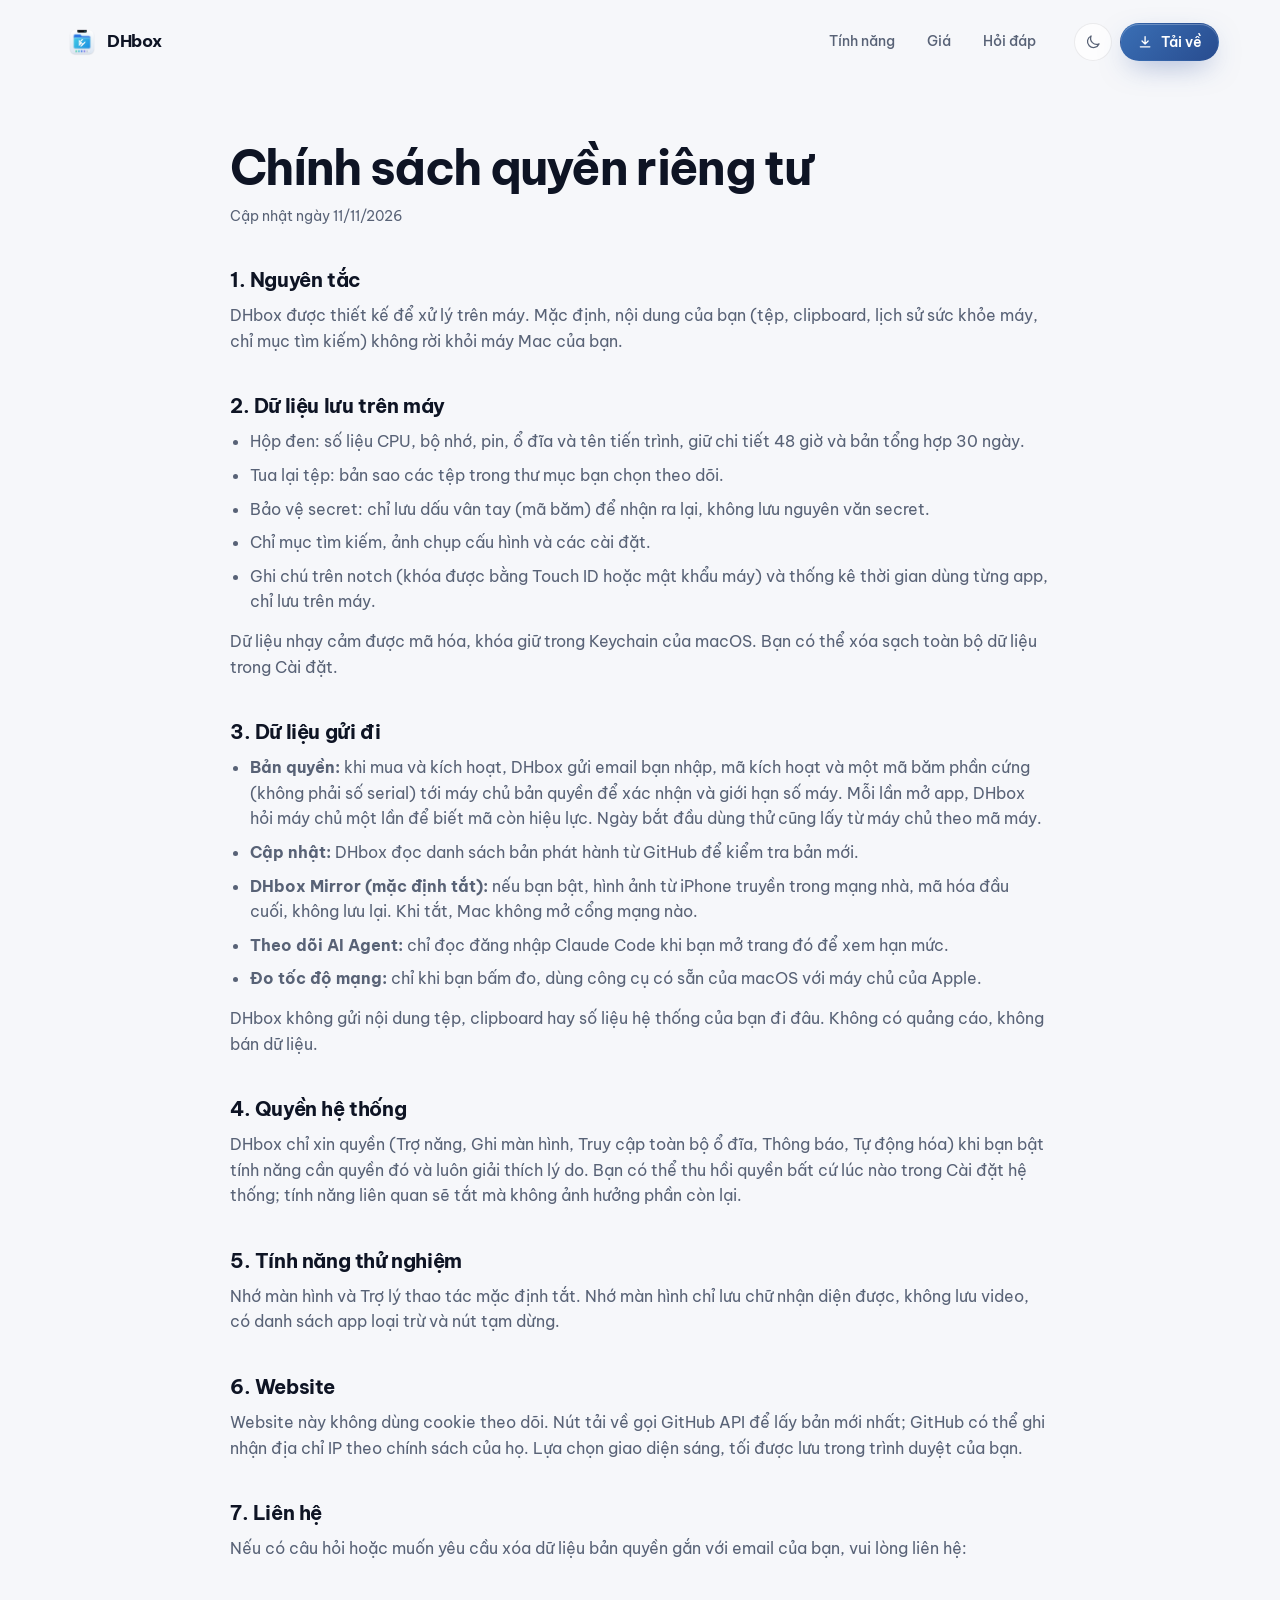
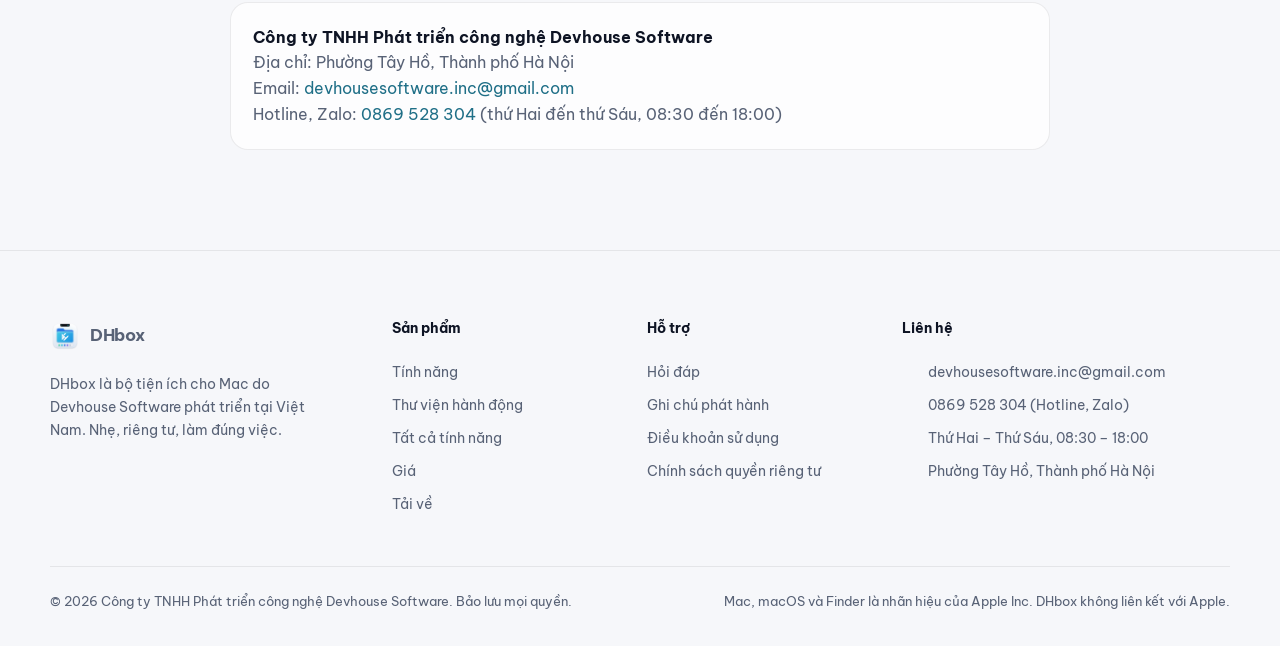
<file: chinh-sach-bao-mat.html>
<!doctype html>
<html lang="vi" class="no-js">
<head>
  <meta charset="utf-8">
  <meta name="viewport" content="width=device-width, initial-scale=1">
  <title>Chính sách quyền riêng tư — DHbox</title>
  <meta name="description" content="Cách DHbox xử lý dữ liệu: mặc định xử lý trên máy, không gửi nội dung của bạn ra ngoài.">
  <link rel="icon" type="image/png" href="assets/img/favicon.png">
  <link rel="preconnect" href="https://fonts.googleapis.com">
  <link rel="preconnect" href="https://fonts.gstatic.com" crossorigin>
  <link href="https://fonts.googleapis.com/css2?family=Be+Vietnam+Pro:wght@400;500;600;700&family=JetBrains+Mono:wght@400;500&display=swap" rel="stylesheet">
  <link rel="stylesheet" href="assets/css/style.css">
  <script>try { var t = localStorage.getItem('dhbox-theme'); if (t) document.documentElement.dataset.theme = t; } catch (e) {}</script>
</head>
<body>
  <svg width="0" height="0" style="position:absolute" aria-hidden="true">
    <defs>
      <symbol id="i-download" viewBox="0 0 24 24"><path d="M12 4v11m0 0-4.5-4.5M12 15l4.5-4.5M5 19h14"/></symbol>
      <symbol id="i-arrow" viewBox="0 0 24 24"><path d="M5 12h14m0 0-5-5m5 5-5 5"/></symbol>
      <symbol id="i-check" viewBox="0 0 24 24"><path d="m5 12.5 4.5 4.5L19 7.5"/></symbol>
      <symbol id="i-x" viewBox="0 0 24 24"><path d="M6 6l12 12M18 6 6 18"/></symbol>
      <symbol id="i-chevron" viewBox="0 0 24 24"><path d="m6 9 6 6 6-6"/></symbol>
      <symbol id="i-menu" viewBox="0 0 24 24"><path d="M4 7h16M4 12h16M4 17h16"/></symbol>
      <symbol id="i-sun" viewBox="0 0 24 24"><circle cx="12" cy="12" r="4"/><path d="M12 2.5v2M12 19.5v2M4.6 4.6l1.4 1.4M18 18l1.4 1.4M2.5 12h2M19.5 12h2M4.6 19.4 6 18M18 6l1.4-1.4"/></symbol>
      <symbol id="i-moon" viewBox="0 0 24 24"><path d="M20 14.5A8 8 0 0 1 9.5 4a8 8 0 1 0 10.5 10.5z"/></symbol>
      <symbol id="i-notch" viewBox="0 0 24 24"><rect x="3" y="4" width="18" height="16" rx="3"/><path d="M8.5 4v1.5a2 2 0 0 0 2 2h3a2 2 0 0 0 2-2V4"/></symbol>
      <symbol id="i-window" viewBox="0 0 24 24"><rect x="3" y="5" width="18" height="14" rx="2.5"/><path d="M3 9h18"/><circle cx="6" cy="7" r=".4"/><circle cx="8" cy="7" r=".4"/></symbol>
      <symbol id="i-folder" viewBox="0 0 24 24"><path d="M3 7.5A2.5 2.5 0 0 1 5.5 5h3.6l2 2.2h7.4A2.5 2.5 0 0 1 21 9.7v7.8a2.5 2.5 0 0 1-2.5 2.5h-13A2.5 2.5 0 0 1 3 17.5z"/></symbol>
      <symbol id="i-gauge" viewBox="0 0 24 24"><path d="M4.5 17a8.5 8.5 0 1 1 15 0"/><path d="m12 13 4-4.5"/><circle cx="12" cy="13" r="1.2"/></symbol>
      <symbol id="i-rewind" viewBox="0 0 24 24"><path d="M4 12a8 8 0 1 0 2.4-5.7L4 8.6"/><path d="M4 4v4.6h4.6M12 8v4.5l3 2"/></symbol>
      <symbol id="i-shield" viewBox="0 0 24 24"><path d="M12 3 5 6v5.5c0 4.3 3 7.8 7 9.5 4-1.7 7-5.2 7-9.5V6z"/><path d="m9 12 2.2 2.2L15.5 10"/></symbol>
      <symbol id="i-flow" viewBox="0 0 24 24"><rect x="3" y="4" width="7" height="5" rx="1.5"/><rect x="14" y="15" width="7" height="5" rx="1.5"/><path d="M6.5 9v3.5a2 2 0 0 0 2 2h9V15"/></symbol>
      <symbol id="i-bolt" viewBox="0 0 24 24"><path d="M13 3 5 13.5h6L10 21l8-10.5h-6z"/></symbol>
      <symbol id="i-cube" viewBox="0 0 24 24"><path d="M12 3 4 7.5v9L12 21l8-4.5v-9z"/><path d="M4 7.5 12 12l8-4.5M12 12v9"/></symbol>
      <symbol id="i-search" viewBox="0 0 24 24"><circle cx="11" cy="11" r="6.5"/><path d="m16 16 4.5 4.5"/></symbol>
      <symbol id="i-menubar" viewBox="0 0 24 24"><rect x="3" y="4" width="18" height="16" rx="2.5"/><path d="M3 8h18M15 6h3"/><rect x="12" y="10" width="7" height="6" rx="1.2"/></symbol>
      <symbol id="i-lock" viewBox="0 0 24 24"><rect x="5" y="10.5" width="14" height="10" rx="2.5"/><path d="M8 10.5V8a4 4 0 0 1 8 0v2.5"/></symbol>
      <symbol id="i-chip" viewBox="0 0 24 24"><rect x="6.5" y="6.5" width="11" height="11" rx="2"/><path d="M9.5 3v3.5M14.5 3v3.5M9.5 17.5V21M14.5 17.5V21M3 9.5h3.5M3 14.5h3.5M17.5 9.5H21M17.5 14.5H21"/></symbol>
      <symbol id="i-mail" viewBox="0 0 24 24"><rect x="3" y="5" width="18" height="14" rx="2.5"/><path d="m4 7 8 6 8-6"/></symbol>
      <symbol id="i-phone" viewBox="0 0 24 24"><path d="M6.5 3.5h3l1.5 4-2 1.5a11 11 0 0 0 6 6l1.5-2 4 1.5v3a2 2 0 0 1-2 2A16 16 0 0 1 4.5 5.5a2 2 0 0 1 2-2z"/></symbol>
      <symbol id="i-pin" viewBox="0 0 24 24"><path d="M12 21s7-6.2 7-11.5a7 7 0 0 0-14 0C5 14.8 12 21 12 21z"/><circle cx="12" cy="9.5" r="2.5"/></symbol>
      <symbol id="i-clock" viewBox="0 0 24 24"><circle cx="12" cy="12" r="8.5"/><path d="M12 7.5V12l3 2"/></symbol>
      <symbol id="i-play" viewBox="0 0 24 24"><path d="M8 5.5v13l10.5-6.5z"/></symbol>
      <symbol id="i-doc" viewBox="0 0 24 24"><path d="M6.5 3h7.5l4.5 4.5V19a2 2 0 0 1-2 2h-10a2 2 0 0 1-2-2V5a2 2 0 0 1 2-2z"/><path d="M14 3v4.5h4.5M8.5 13h7M8.5 16.5h5"/></symbol>
      <symbol id="i-image" viewBox="0 0 24 24"><rect x="3" y="4.5" width="18" height="15" rx="2.5"/><circle cx="8.5" cy="9.5" r="1.8"/><path d="m3.5 17.5 5-5 4 4 2.5-2.5 5 5"/></symbol>
      <symbol id="i-terminal" viewBox="0 0 24 24"><rect x="3" y="4.5" width="18" height="15" rx="2.5"/><path d="m7 9.5 3 2.5-3 2.5M12.5 15h4.5"/></symbol>
      <symbol id="i-key" viewBox="0 0 24 24"><circle cx="8" cy="15" r="4"/><path d="m11 12 8.5-8.5M16 7l2.5 2.5M14 9l2 2"/></symbol>
      <symbol id="i-dock" viewBox="0 0 24 24"><rect x="2.5" y="15" width="19" height="5.5" rx="2"/><rect x="5" y="16.7" width="2.2" height="2.2" rx=".6"/><rect x="9" y="16.7" width="2.2" height="2.2" rx=".6"/><rect x="13" y="16.7" width="2.2" height="2.2" rx=".6"/><rect x="7" y="4" width="10" height="7.5" rx="1.5"/></symbol>
      <symbol id="i-speaker" viewBox="0 0 24 24"><path d="M4 9.5h3.5L12 5.5v13l-4.5-4H4z"/><path d="M15.5 9a4 4 0 0 1 0 6M18 6.5a7.5 7.5 0 0 1 0 11"/></symbol>
      <symbol id="i-cup" viewBox="0 0 24 24"><path d="M5 8h11v6a5 5 0 0 1-5 5h-1a5 5 0 0 1-5-5z"/><path d="M16 9.5h1.5a2.5 2.5 0 0 1 0 5H16M8 3.5v2M11 3.5v2"/></symbol>
    </defs>
  </svg>
  <header class="nav is-stuck" id="nav">
    <div class="nav__inner">
      <a class="brand" href="index.html" aria-label="DHbox, trang chủ"><img src="assets/img/dhbox-icon-256.png" alt="" width="30" height="30"><span>DHbox</span></a>
      <nav class="nav__links" aria-label="Điều hướng chính">
        <a href="index.html#tinh-nang">Tính năng</a>
        <a href="index.html#gia">Giá</a>
        <a href="index.html#hoi-dap">Hỏi đáp</a>
      </nav>
      <div class="nav__actions">
        <button class="icon-btn" id="theme-toggle" type="button" aria-label="Đổi giao diện sáng hoặc tối">
          <svg class="ico ico--sun"><use href="#i-sun"/></svg><svg class="ico ico--moon"><use href="#i-moon"/></svg>
        </button>
        <a class="btn btn--primary btn--sm" href="index.html#tai-ve" data-download>
          <span class="btn__icon"><svg class="ico"><use href="#i-download"/></svg></span><span class="btn__label">Tải về</span>
        </a>
      </div>
    </div>
  </header>
  <main class="legal">
    <div class="container container--narrow">
      <h1>Chính sách quyền riêng tư</h1>
      <p class="updated">Cập nhật ngày 11/11/2026</p>

      <h2>1. Nguyên tắc</h2>
      <p>DHbox được thiết kế để xử lý trên máy. Mặc định, nội dung của bạn (tệp, clipboard, lịch sử sức khỏe máy, chỉ mục tìm kiếm) không rời khỏi máy Mac của bạn.</p>
      <h2>2. Dữ liệu lưu trên máy</h2>
      <ul>
        <li>Hộp đen: số liệu CPU, bộ nhớ, pin, ổ đĩa và tên tiến trình, giữ chi tiết 48 giờ và bản tổng hợp 30 ngày.</li>
        <li>Tua lại tệp: bản sao các tệp trong thư mục bạn chọn theo dõi.</li>
        <li>Bảo vệ secret: chỉ lưu dấu vân tay (mã băm) để nhận ra lại, không lưu nguyên văn secret.</li>
        <li>Chỉ mục tìm kiếm, ảnh chụp cấu hình và các cài đặt.</li>
        <li>Ghi chú trên notch (khóa được bằng Touch ID hoặc mật khẩu máy) và thống kê thời gian dùng từng app, chỉ lưu trên máy.</li>
      </ul>
      <p>Dữ liệu nhạy cảm được mã hóa, khóa giữ trong Keychain của macOS. Bạn có thể xóa sạch toàn bộ dữ liệu trong Cài đặt.</p>
      <h2>3. Dữ liệu gửi đi</h2>
      <ul>
        <li><b>Bản quyền:</b> khi mua và kích hoạt, DHbox gửi email bạn nhập, mã kích hoạt và một mã băm phần cứng (không phải số serial) tới máy chủ bản quyền để xác nhận và giới hạn số máy. Mỗi lần mở app, DHbox hỏi máy chủ một lần để biết mã còn hiệu lực. Ngày bắt đầu dùng thử cũng lấy từ máy chủ theo mã máy.</li>
        <li><b>Cập nhật:</b> DHbox đọc danh sách bản phát hành từ GitHub để kiểm tra bản mới.</li>
        <li><b>DHbox Mirror (mặc định tắt):</b> nếu bạn bật, hình ảnh từ iPhone truyền trong mạng nhà, mã hóa đầu cuối, không lưu lại. Khi tắt, Mac không mở cổng mạng nào.</li>
        <li><b>Theo dõi AI Agent:</b> chỉ đọc đăng nhập Claude Code khi bạn mở trang đó để xem hạn mức.</li>
        <li><b>Đo tốc độ mạng:</b> chỉ khi bạn bấm đo, dùng công cụ có sẵn của macOS với máy chủ của Apple.</li>
      </ul>
      <p>DHbox không gửi nội dung tệp, clipboard hay số liệu hệ thống của bạn đi đâu. Không có quảng cáo, không bán dữ liệu.</p>
      <h2>4. Quyền hệ thống</h2>
      <p>DHbox chỉ xin quyền (Trợ năng, Ghi màn hình, Truy cập toàn bộ ổ đĩa, Thông báo, Tự động hóa) khi bạn bật tính năng cần quyền đó và luôn giải thích lý do. Bạn có thể thu hồi quyền bất cứ lúc nào trong Cài đặt hệ thống; tính năng liên quan sẽ tắt mà không ảnh hưởng phần còn lại.</p>
      <h2>5. Tính năng thử nghiệm</h2>
      <p>Nhớ màn hình và Trợ lý thao tác mặc định tắt. Nhớ màn hình chỉ lưu chữ nhận diện được, không lưu video, có danh sách app loại trừ và nút tạm dừng.</p>
      <h2>6. Website</h2>
      <p>Website này không dùng cookie theo dõi. Nút tải về gọi GitHub API để lấy bản mới nhất; GitHub có thể ghi nhận địa chỉ IP theo chính sách của họ. Lựa chọn giao diện sáng, tối được lưu trong trình duyệt của bạn.</p>
      <h2>7. Liên hệ</h2>
      <p>Nếu có câu hỏi hoặc muốn yêu cầu xóa dữ liệu bản quyền gắn với email của bạn, vui lòng liên hệ:</p>
      <div class="company">
        <p><b>Công ty TNHH Phát triển công nghệ Devhouse Software</b></p>
        <p>Địa chỉ: Phường Tây Hồ, Thành phố Hà Nội</p>
        <p>Email: <a href="mailto:devhousesoftware.inc@gmail.com">devhousesoftware.inc@gmail.com</a></p>
        <p>Hotline, Zalo: <a href="tel:0869528304">0869 528 304</a> (thứ Hai đến thứ Sáu, 08:30 đến 18:00)</p>
      </div>
    </div>
  </main>

  <footer class="footer">
    <div class="container footer__grid">
      <div class="footer__about">
        <a class="brand" href="index.html#top"><img src="assets/img/dhbox-icon-256.png" alt="" width="30" height="30"><span>DHbox</span></a>
        <p>DHbox là bộ tiện ích cho Mac do Devhouse Software phát triển tại Việt Nam. Nhẹ, riêng tư, làm đúng việc.</p>
      </div>
      <div>
        <h4>Sản phẩm</h4>
        <a href="index.html#tinh-nang">Tính năng</a>
        <a href="index.html#hanh-dong">Thư viện hành động</a>
        <a href="index.html#tat-ca">Tất cả tính năng</a>
        <a href="index.html#gia">Giá</a>
        <a href="index.html#tai-ve" data-download>Tải về</a>
      </div>
      <div>
        <h4>Hỗ trợ</h4>
        <a href="index.html#hoi-dap">Hỏi đáp</a>
        <a href="https://github.com/minhvuogdzz/DHbox-releases/releases" target="_blank" rel="noopener">Ghi chú phát hành</a>
        <a href="dieu-khoan.html">Điều khoản sử dụng</a>
        <a href="chinh-sach-bao-mat.html">Chính sách quyền riêng tư</a>
      </div>
      <div class="footer__contact">
        <h4>Liên hệ</h4>
        <a href="mailto:devhousesoftware.inc@gmail.com"><svg class="ico"><use href="index.html#i-mail"/></svg>devhousesoftware.inc@gmail.com</a>
        <a href="tel:0869528304"><svg class="ico"><use href="index.html#i-phone"/></svg>0869 528 304 (Hotline, Zalo)</a>
        <span><svg class="ico"><use href="index.html#i-clock"/></svg>Thứ Hai – Thứ Sáu, 08:30 – 18:00</span>
        <span><svg class="ico"><use href="index.html#i-pin"/></svg>Phường Tây Hồ, Thành phố Hà Nội</span>
      </div>
    </div>
    <div class="container footer__legal">
      <p>© <span id="year">2026</span> Công ty TNHH Phát triển công nghệ Devhouse Software. Bảo lưu mọi quyền.</p>
      <p class="muted">Mac, macOS và Finder là nhãn hiệu của Apple Inc. DHbox không liên kết với Apple.</p>
    </div>
  </footer>

  <div class="sheet" id="install-sheet" role="dialog" aria-modal="true" aria-labelledby="sheet-title" hidden>
    <div class="sheet__backdrop" data-close></div>
    <div class="sheet__panel">
      <button class="icon-btn sheet__close" type="button" data-close aria-label="Đóng"><svg class="ico"><use href="#i-x"/></svg></button>
      <div class="sheet__status">
        <span class="sheet__badge"><svg class="ico"><use href="#i-check"/></svg></span>
        <div><h3 id="sheet-title">Đang tải DHbox</h3><p class="mono muted" id="sheet-file">DHbox.dmg</p></div>
      </div>
      <ol class="steps steps--col">
        <li><span>1</span><div><b>Mở tệp .dmg</b> trong thư mục Tải về khi tải xong.</div></li>
        <li><span>2</span><div><b>Kéo DHbox vào Applications</b> trong cửa sổ vừa mở.</div></li>
        <li><span>3</span><div><b>Lần đầu mở:</b> bấm chuột phải vào DHbox, chọn Mở, rồi bấm Mở lần nữa.</div></li>
      </ol>
      <p class="sheet__foot muted">Không thấy tệp tải xuống? <a href="#" id="sheet-retry">Tải lại</a> hoặc <a href="https://github.com/minhvuogdzz/DHbox-releases/releases/latest" target="_blank" rel="noopener" id="sheet-direct">mở trang phát hành</a>.</p>
    </div>
  </div>
  <div class="toast-live" id="toast" role="status" aria-live="polite" hidden></div>
  <script src="assets/js/main.js" defer></script>
</body>
</html>
</file>
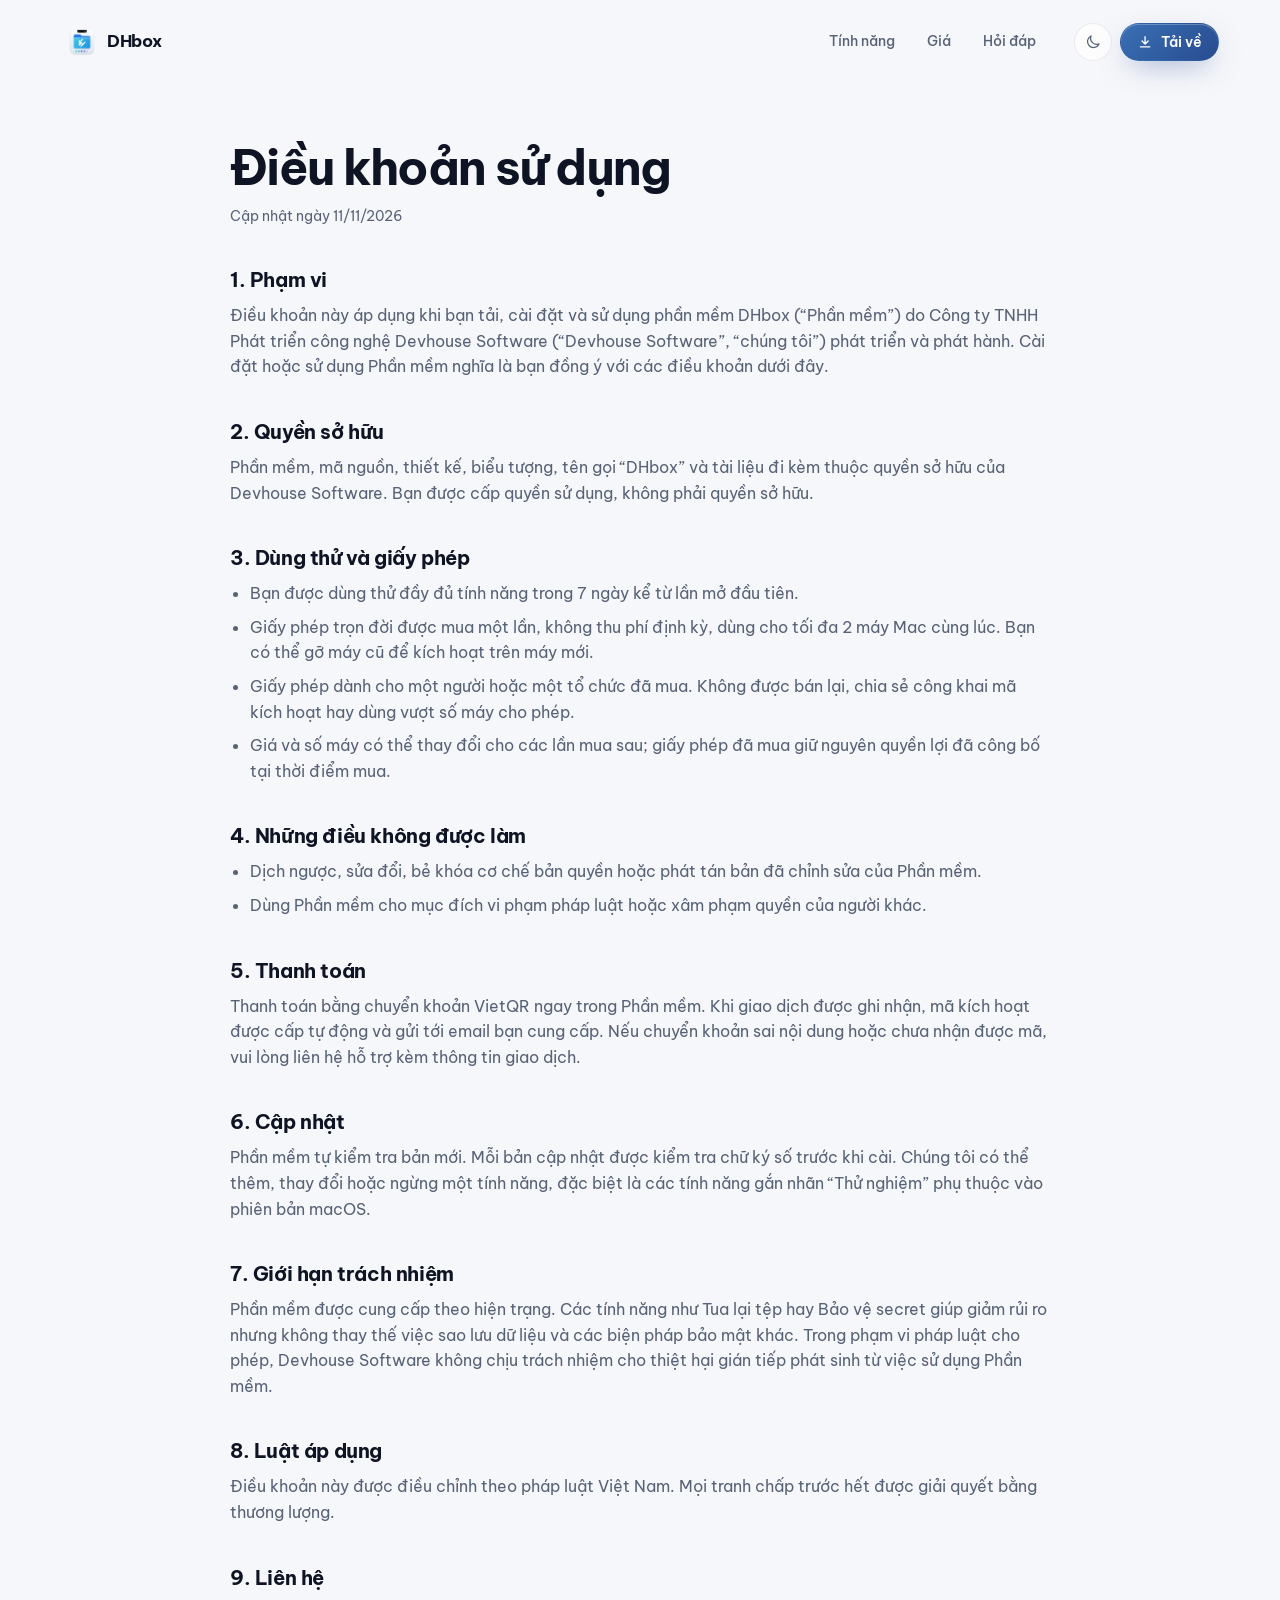
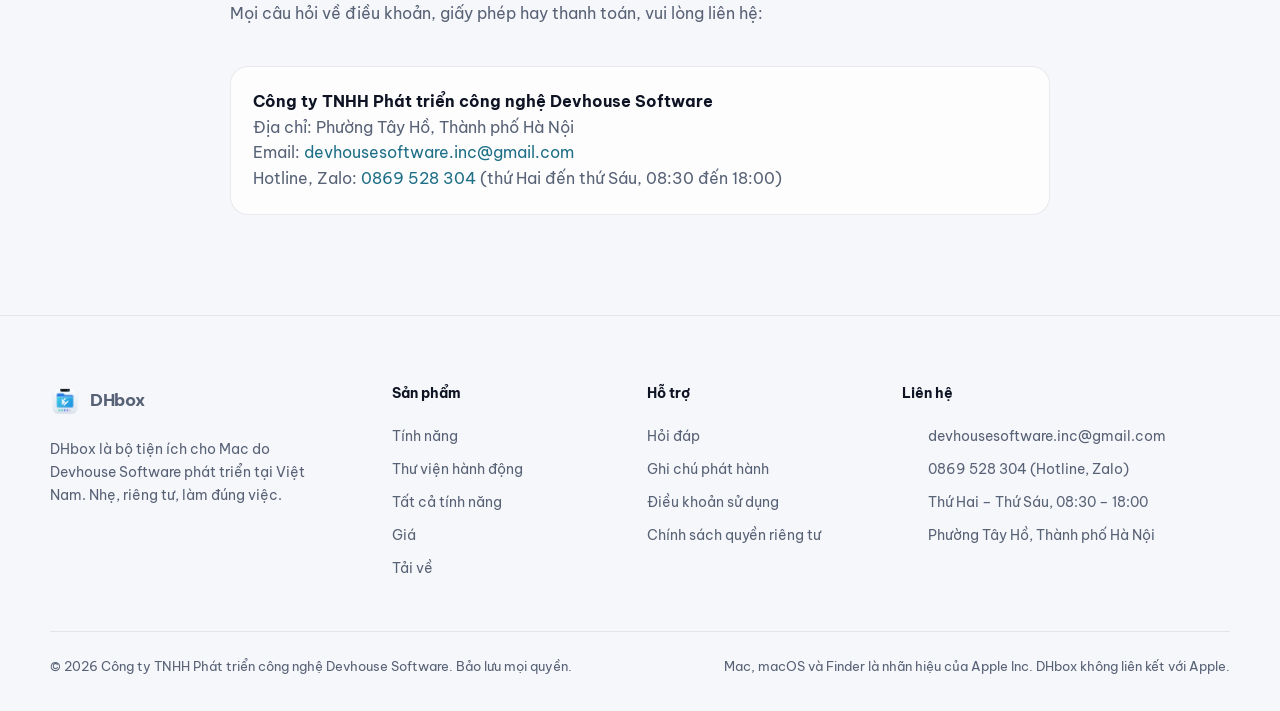
<file: dieu-khoan.html>
<!doctype html>
<html lang="vi" class="no-js">
<head>
  <meta charset="utf-8">
  <meta name="viewport" content="width=device-width, initial-scale=1">
  <title>Điều khoản sử dụng — DHbox</title>
  <meta name="description" content="Điều khoản sử dụng phần mềm DHbox của Công ty TNHH Phát triển công nghệ Devhouse Software.">
  <link rel="icon" type="image/png" href="assets/img/favicon.png">
  <link rel="preconnect" href="https://fonts.googleapis.com">
  <link rel="preconnect" href="https://fonts.gstatic.com" crossorigin>
  <link href="https://fonts.googleapis.com/css2?family=Be+Vietnam+Pro:wght@400;500;600;700&family=JetBrains+Mono:wght@400;500&display=swap" rel="stylesheet">
  <link rel="stylesheet" href="assets/css/style.css">
  <script>try { var t = localStorage.getItem('dhbox-theme'); if (t) document.documentElement.dataset.theme = t; } catch (e) {}</script>
</head>
<body>
  <svg width="0" height="0" style="position:absolute" aria-hidden="true">
    <defs>
      <symbol id="i-download" viewBox="0 0 24 24"><path d="M12 4v11m0 0-4.5-4.5M12 15l4.5-4.5M5 19h14"/></symbol>
      <symbol id="i-arrow" viewBox="0 0 24 24"><path d="M5 12h14m0 0-5-5m5 5-5 5"/></symbol>
      <symbol id="i-check" viewBox="0 0 24 24"><path d="m5 12.5 4.5 4.5L19 7.5"/></symbol>
      <symbol id="i-x" viewBox="0 0 24 24"><path d="M6 6l12 12M18 6 6 18"/></symbol>
      <symbol id="i-chevron" viewBox="0 0 24 24"><path d="m6 9 6 6 6-6"/></symbol>
      <symbol id="i-menu" viewBox="0 0 24 24"><path d="M4 7h16M4 12h16M4 17h16"/></symbol>
      <symbol id="i-sun" viewBox="0 0 24 24"><circle cx="12" cy="12" r="4"/><path d="M12 2.5v2M12 19.5v2M4.6 4.6l1.4 1.4M18 18l1.4 1.4M2.5 12h2M19.5 12h2M4.6 19.4 6 18M18 6l1.4-1.4"/></symbol>
      <symbol id="i-moon" viewBox="0 0 24 24"><path d="M20 14.5A8 8 0 0 1 9.5 4a8 8 0 1 0 10.5 10.5z"/></symbol>
      <symbol id="i-notch" viewBox="0 0 24 24"><rect x="3" y="4" width="18" height="16" rx="3"/><path d="M8.5 4v1.5a2 2 0 0 0 2 2h3a2 2 0 0 0 2-2V4"/></symbol>
      <symbol id="i-window" viewBox="0 0 24 24"><rect x="3" y="5" width="18" height="14" rx="2.5"/><path d="M3 9h18"/><circle cx="6" cy="7" r=".4"/><circle cx="8" cy="7" r=".4"/></symbol>
      <symbol id="i-folder" viewBox="0 0 24 24"><path d="M3 7.5A2.5 2.5 0 0 1 5.5 5h3.6l2 2.2h7.4A2.5 2.5 0 0 1 21 9.7v7.8a2.5 2.5 0 0 1-2.5 2.5h-13A2.5 2.5 0 0 1 3 17.5z"/></symbol>
      <symbol id="i-gauge" viewBox="0 0 24 24"><path d="M4.5 17a8.5 8.5 0 1 1 15 0"/><path d="m12 13 4-4.5"/><circle cx="12" cy="13" r="1.2"/></symbol>
      <symbol id="i-rewind" viewBox="0 0 24 24"><path d="M4 12a8 8 0 1 0 2.4-5.7L4 8.6"/><path d="M4 4v4.6h4.6M12 8v4.5l3 2"/></symbol>
      <symbol id="i-shield" viewBox="0 0 24 24"><path d="M12 3 5 6v5.5c0 4.3 3 7.8 7 9.5 4-1.7 7-5.2 7-9.5V6z"/><path d="m9 12 2.2 2.2L15.5 10"/></symbol>
      <symbol id="i-flow" viewBox="0 0 24 24"><rect x="3" y="4" width="7" height="5" rx="1.5"/><rect x="14" y="15" width="7" height="5" rx="1.5"/><path d="M6.5 9v3.5a2 2 0 0 0 2 2h9V15"/></symbol>
      <symbol id="i-bolt" viewBox="0 0 24 24"><path d="M13 3 5 13.5h6L10 21l8-10.5h-6z"/></symbol>
      <symbol id="i-cube" viewBox="0 0 24 24"><path d="M12 3 4 7.5v9L12 21l8-4.5v-9z"/><path d="M4 7.5 12 12l8-4.5M12 12v9"/></symbol>
      <symbol id="i-search" viewBox="0 0 24 24"><circle cx="11" cy="11" r="6.5"/><path d="m16 16 4.5 4.5"/></symbol>
      <symbol id="i-menubar" viewBox="0 0 24 24"><rect x="3" y="4" width="18" height="16" rx="2.5"/><path d="M3 8h18M15 6h3"/><rect x="12" y="10" width="7" height="6" rx="1.2"/></symbol>
      <symbol id="i-lock" viewBox="0 0 24 24"><rect x="5" y="10.5" width="14" height="10" rx="2.5"/><path d="M8 10.5V8a4 4 0 0 1 8 0v2.5"/></symbol>
      <symbol id="i-chip" viewBox="0 0 24 24"><rect x="6.5" y="6.5" width="11" height="11" rx="2"/><path d="M9.5 3v3.5M14.5 3v3.5M9.5 17.5V21M14.5 17.5V21M3 9.5h3.5M3 14.5h3.5M17.5 9.5H21M17.5 14.5H21"/></symbol>
      <symbol id="i-mail" viewBox="0 0 24 24"><rect x="3" y="5" width="18" height="14" rx="2.5"/><path d="m4 7 8 6 8-6"/></symbol>
      <symbol id="i-phone" viewBox="0 0 24 24"><path d="M6.5 3.5h3l1.5 4-2 1.5a11 11 0 0 0 6 6l1.5-2 4 1.5v3a2 2 0 0 1-2 2A16 16 0 0 1 4.5 5.5a2 2 0 0 1 2-2z"/></symbol>
      <symbol id="i-pin" viewBox="0 0 24 24"><path d="M12 21s7-6.2 7-11.5a7 7 0 0 0-14 0C5 14.8 12 21 12 21z"/><circle cx="12" cy="9.5" r="2.5"/></symbol>
      <symbol id="i-clock" viewBox="0 0 24 24"><circle cx="12" cy="12" r="8.5"/><path d="M12 7.5V12l3 2"/></symbol>
      <symbol id="i-play" viewBox="0 0 24 24"><path d="M8 5.5v13l10.5-6.5z"/></symbol>
      <symbol id="i-doc" viewBox="0 0 24 24"><path d="M6.5 3h7.5l4.5 4.5V19a2 2 0 0 1-2 2h-10a2 2 0 0 1-2-2V5a2 2 0 0 1 2-2z"/><path d="M14 3v4.5h4.5M8.5 13h7M8.5 16.5h5"/></symbol>
      <symbol id="i-image" viewBox="0 0 24 24"><rect x="3" y="4.5" width="18" height="15" rx="2.5"/><circle cx="8.5" cy="9.5" r="1.8"/><path d="m3.5 17.5 5-5 4 4 2.5-2.5 5 5"/></symbol>
      <symbol id="i-terminal" viewBox="0 0 24 24"><rect x="3" y="4.5" width="18" height="15" rx="2.5"/><path d="m7 9.5 3 2.5-3 2.5M12.5 15h4.5"/></symbol>
      <symbol id="i-key" viewBox="0 0 24 24"><circle cx="8" cy="15" r="4"/><path d="m11 12 8.5-8.5M16 7l2.5 2.5M14 9l2 2"/></symbol>
      <symbol id="i-dock" viewBox="0 0 24 24"><rect x="2.5" y="15" width="19" height="5.5" rx="2"/><rect x="5" y="16.7" width="2.2" height="2.2" rx=".6"/><rect x="9" y="16.7" width="2.2" height="2.2" rx=".6"/><rect x="13" y="16.7" width="2.2" height="2.2" rx=".6"/><rect x="7" y="4" width="10" height="7.5" rx="1.5"/></symbol>
      <symbol id="i-speaker" viewBox="0 0 24 24"><path d="M4 9.5h3.5L12 5.5v13l-4.5-4H4z"/><path d="M15.5 9a4 4 0 0 1 0 6M18 6.5a7.5 7.5 0 0 1 0 11"/></symbol>
      <symbol id="i-cup" viewBox="0 0 24 24"><path d="M5 8h11v6a5 5 0 0 1-5 5h-1a5 5 0 0 1-5-5z"/><path d="M16 9.5h1.5a2.5 2.5 0 0 1 0 5H16M8 3.5v2M11 3.5v2"/></symbol>
    </defs>
  </svg>
  <header class="nav is-stuck" id="nav">
    <div class="nav__inner">
      <a class="brand" href="index.html" aria-label="DHbox, trang chủ"><img src="assets/img/dhbox-icon-256.png" alt="" width="30" height="30"><span>DHbox</span></a>
      <nav class="nav__links" aria-label="Điều hướng chính">
        <a href="index.html#tinh-nang">Tính năng</a>
        <a href="index.html#gia">Giá</a>
        <a href="index.html#hoi-dap">Hỏi đáp</a>
      </nav>
      <div class="nav__actions">
        <button class="icon-btn" id="theme-toggle" type="button" aria-label="Đổi giao diện sáng hoặc tối">
          <svg class="ico ico--sun"><use href="#i-sun"/></svg><svg class="ico ico--moon"><use href="#i-moon"/></svg>
        </button>
        <a class="btn btn--primary btn--sm" href="index.html#tai-ve" data-download>
          <span class="btn__icon"><svg class="ico"><use href="#i-download"/></svg></span><span class="btn__label">Tải về</span>
        </a>
      </div>
    </div>
  </header>
  <main class="legal">
    <div class="container container--narrow">
      <h1>Điều khoản sử dụng</h1>
      <p class="updated">Cập nhật ngày 11/11/2026</p>

      <h2>1. Phạm vi</h2>
      <p>Điều khoản này áp dụng khi bạn tải, cài đặt và sử dụng phần mềm DHbox (“Phần mềm”) do Công ty TNHH Phát triển công nghệ Devhouse Software (“Devhouse Software”, “chúng tôi”) phát triển và phát hành. Cài đặt hoặc sử dụng Phần mềm nghĩa là bạn đồng ý với các điều khoản dưới đây.</p>
      <h2>2. Quyền sở hữu</h2>
      <p>Phần mềm, mã nguồn, thiết kế, biểu tượng, tên gọi “DHbox” và tài liệu đi kèm thuộc quyền sở hữu của Devhouse Software. Bạn được cấp quyền sử dụng, không phải quyền sở hữu.</p>
      <h2>3. Dùng thử và giấy phép</h2>
      <ul>
        <li>Bạn được dùng thử đầy đủ tính năng trong 7 ngày kể từ lần mở đầu tiên.</li>
        <li>Giấy phép trọn đời được mua một lần, không thu phí định kỳ, dùng cho tối đa 2 máy Mac cùng lúc. Bạn có thể gỡ máy cũ để kích hoạt trên máy mới.</li>
        <li>Giấy phép dành cho một người hoặc một tổ chức đã mua. Không được bán lại, chia sẻ công khai mã kích hoạt hay dùng vượt số máy cho phép.</li>
        <li>Giá và số máy có thể thay đổi cho các lần mua sau; giấy phép đã mua giữ nguyên quyền lợi đã công bố tại thời điểm mua.</li>
      </ul>
      <h2>4. Những điều không được làm</h2>
      <ul>
        <li>Dịch ngược, sửa đổi, bẻ khóa cơ chế bản quyền hoặc phát tán bản đã chỉnh sửa của Phần mềm.</li>
        <li>Dùng Phần mềm cho mục đích vi phạm pháp luật hoặc xâm phạm quyền của người khác.</li>
      </ul>
      <h2>5. Thanh toán</h2>
      <p>Thanh toán bằng chuyển khoản VietQR ngay trong Phần mềm. Khi giao dịch được ghi nhận, mã kích hoạt được cấp tự động và gửi tới email bạn cung cấp. Nếu chuyển khoản sai nội dung hoặc chưa nhận được mã, vui lòng liên hệ hỗ trợ kèm thông tin giao dịch.</p>
      <h2>6. Cập nhật</h2>
      <p>Phần mềm tự kiểm tra bản mới. Mỗi bản cập nhật được kiểm tra chữ ký số trước khi cài. Chúng tôi có thể thêm, thay đổi hoặc ngừng một tính năng, đặc biệt là các tính năng gắn nhãn “Thử nghiệm” phụ thuộc vào phiên bản macOS.</p>
      <h2>7. Giới hạn trách nhiệm</h2>
      <p>Phần mềm được cung cấp theo hiện trạng. Các tính năng như Tua lại tệp hay Bảo vệ secret giúp giảm rủi ro nhưng không thay thế việc sao lưu dữ liệu và các biện pháp bảo mật khác. Trong phạm vi pháp luật cho phép, Devhouse Software không chịu trách nhiệm cho thiệt hại gián tiếp phát sinh từ việc sử dụng Phần mềm.</p>
      <h2>8. Luật áp dụng</h2>
      <p>Điều khoản này được điều chỉnh theo pháp luật Việt Nam. Mọi tranh chấp trước hết được giải quyết bằng thương lượng.</p>
      <h2>9. Liên hệ</h2>
      <p>Mọi câu hỏi về điều khoản, giấy phép hay thanh toán, vui lòng liên hệ:</p>
      <div class="company">
        <p><b>Công ty TNHH Phát triển công nghệ Devhouse Software</b></p>
        <p>Địa chỉ: Phường Tây Hồ, Thành phố Hà Nội</p>
        <p>Email: <a href="mailto:devhousesoftware.inc@gmail.com">devhousesoftware.inc@gmail.com</a></p>
        <p>Hotline, Zalo: <a href="tel:0869528304">0869 528 304</a> (thứ Hai đến thứ Sáu, 08:30 đến 18:00)</p>
      </div>
    </div>
  </main>

  <footer class="footer">
    <div class="container footer__grid">
      <div class="footer__about">
        <a class="brand" href="index.html#top"><img src="assets/img/dhbox-icon-256.png" alt="" width="30" height="30"><span>DHbox</span></a>
        <p>DHbox là bộ tiện ích cho Mac do Devhouse Software phát triển tại Việt Nam. Nhẹ, riêng tư, làm đúng việc.</p>
      </div>
      <div>
        <h4>Sản phẩm</h4>
        <a href="index.html#tinh-nang">Tính năng</a>
        <a href="index.html#hanh-dong">Thư viện hành động</a>
        <a href="index.html#tat-ca">Tất cả tính năng</a>
        <a href="index.html#gia">Giá</a>
        <a href="index.html#tai-ve" data-download>Tải về</a>
      </div>
      <div>
        <h4>Hỗ trợ</h4>
        <a href="index.html#hoi-dap">Hỏi đáp</a>
        <a href="https://github.com/minhvuogdzz/DHbox-releases/releases" target="_blank" rel="noopener">Ghi chú phát hành</a>
        <a href="dieu-khoan.html">Điều khoản sử dụng</a>
        <a href="chinh-sach-bao-mat.html">Chính sách quyền riêng tư</a>
      </div>
      <div class="footer__contact">
        <h4>Liên hệ</h4>
        <a href="mailto:devhousesoftware.inc@gmail.com"><svg class="ico"><use href="index.html#i-mail"/></svg>devhousesoftware.inc@gmail.com</a>
        <a href="tel:0869528304"><svg class="ico"><use href="index.html#i-phone"/></svg>0869 528 304 (Hotline, Zalo)</a>
        <span><svg class="ico"><use href="index.html#i-clock"/></svg>Thứ Hai – Thứ Sáu, 08:30 – 18:00</span>
        <span><svg class="ico"><use href="index.html#i-pin"/></svg>Phường Tây Hồ, Thành phố Hà Nội</span>
      </div>
    </div>
    <div class="container footer__legal">
      <p>© <span id="year">2026</span> Công ty TNHH Phát triển công nghệ Devhouse Software. Bảo lưu mọi quyền.</p>
      <p class="muted">Mac, macOS và Finder là nhãn hiệu của Apple Inc. DHbox không liên kết với Apple.</p>
    </div>
  </footer>

  <div class="sheet" id="install-sheet" role="dialog" aria-modal="true" aria-labelledby="sheet-title" hidden>
    <div class="sheet__backdrop" data-close></div>
    <div class="sheet__panel">
      <button class="icon-btn sheet__close" type="button" data-close aria-label="Đóng"><svg class="ico"><use href="#i-x"/></svg></button>
      <div class="sheet__status">
        <span class="sheet__badge"><svg class="ico"><use href="#i-check"/></svg></span>
        <div><h3 id="sheet-title">Đang tải DHbox</h3><p class="mono muted" id="sheet-file">DHbox.dmg</p></div>
      </div>
      <ol class="steps steps--col">
        <li><span>1</span><div><b>Mở tệp .dmg</b> trong thư mục Tải về khi tải xong.</div></li>
        <li><span>2</span><div><b>Kéo DHbox vào Applications</b> trong cửa sổ vừa mở.</div></li>
        <li><span>3</span><div><b>Lần đầu mở:</b> bấm chuột phải vào DHbox, chọn Mở, rồi bấm Mở lần nữa.</div></li>
      </ol>
      <p class="sheet__foot muted">Không thấy tệp tải xuống? <a href="#" id="sheet-retry">Tải lại</a> hoặc <a href="https://github.com/minhvuogdzz/DHbox-releases/releases/latest" target="_blank" rel="noopener" id="sheet-direct">mở trang phát hành</a>.</p>
    </div>
  </div>
  <div class="toast-live" id="toast" role="status" aria-live="polite" hidden></div>
  <script src="assets/js/main.js" defer></script>
</body>
</html>
</file>
<file: assets/css/style.css>
/* DHbox website. Copyright (c) 2026 Công ty TNHH Phát triển công nghệ Devhouse Software. */

/* ---------- Tokens ----------
   Light is the default. Dark applies to the whole page when the visitor picks it,
   and to sections marked .theme-dark (a few deliberate dark bands). */
:root {
  color-scheme: light;
  --bg: #f6f7fa;
  --bg-2: #ffffff;
  --bg-3: #eef1f6;
  --surface: rgba(255, 255, 255, 0.75);
  --surface-2: rgba(14, 20, 36, 0.045);
  --surface-solid: #ffffff;
  --stroke: rgba(14, 20, 36, 0.08);
  --stroke-2: rgba(14, 20, 36, 0.14);
  --text: #0e1424;
  --text-2: #586276;
  --text-3: #8a93a6;
  --accent: #1f6f87;
  --accent-2: #4a46b8;
  --accent-soft: rgba(31, 111, 135, 0.09);
  --ok: #0f8a63;
  --warn: #b45309;
  --danger: #c2413b;
  --btn-grad: linear-gradient(135deg, #3a6fb5 0%, #284c8f 100%);
  --brand: #30609f;
  --btn-text: #ffffff;
  --shadow: 0 30px 70px -30px rgba(30, 45, 80, 0.32), 0 8px 24px -14px rgba(30, 45, 80, 0.22);
  --shadow-sm: 0 10px 30px -16px rgba(30, 45, 80, 0.28);
  --wall: radial-gradient(120% 90% at 10% 0%, #d6e2ef 0%, transparent 55%),
          radial-gradient(90% 80% at 100% 100%, #dcdcef 0%, transparent 60%),
          linear-gradient(160deg, #e8edf4, #f2f4f8 60%, #e7eef2);
  --glass: rgba(255, 255, 255, 0.8);
  --glass-stroke: rgba(14, 20, 36, 0.08);
  --title-grad: linear-gradient(100deg, #2a5f97 0%, #1f6f87 35%, #4846ad 78%, #5d45a6 100%);
  --notch: #000;
  --radius: 22px;
  --radius-sm: 14px;
  --font: -apple-system, BlinkMacSystemFont, "SF Pro Text", "SF Pro Display", "Be Vietnam Pro", "Helvetica Neue", Arial, sans-serif;
  --mono: ui-monospace, "SF Mono", "JetBrains Mono", Menlo, Consolas, monospace;
  --ease: cubic-bezier(0.2, 0.7, 0.2, 1);
  --spring: cubic-bezier(0.32, 1.25, 0.5, 1);
}

:root[data-theme="dark"], .theme-dark {
  color-scheme: dark;
  --bg: #0b0f1a;
  --bg-2: #0f1424;
  --bg-3: #141b2e;
  --surface: rgba(255, 255, 255, 0.045);
  --surface-2: rgba(255, 255, 255, 0.08);
  --surface-solid: #161d30;
  --stroke: rgba(255, 255, 255, 0.09);
  --stroke-2: rgba(255, 255, 255, 0.16);
  --text: #e8ecf4;
  --text-2: #8e97aa;
  --text-3: #5d667a;
  --accent: #5fb0c6;
  --accent-2: #8f93e0;
  --accent-soft: rgba(95, 176, 198, 0.12);
  --ok: #3cc796;
  --warn: #f0b43c;
  --danger: #ef7a72;
  --shadow: 0 30px 80px -30px rgba(0, 0, 0, 0.7), 0 8px 24px -12px rgba(0, 0, 0, 0.5);
  --shadow-sm: 0 10px 30px -14px rgba(0, 0, 0, 0.6);
  --wall: radial-gradient(120% 90% at 15% 0%, #1b2f5e 0%, transparent 55%),
          radial-gradient(90% 80% at 100% 100%, #12465a 0%, transparent 60%),
          linear-gradient(160deg, #0c1530, #091022 60%, #0a1a2c);
  --glass: rgba(18, 24, 40, 0.74);
  --glass-stroke: rgba(255, 255, 255, 0.12);
  --title-grad: linear-gradient(100deg, #6aa4d2 0%, #5fb0c6 35%, #8e93de 78%, #a092d8 100%);
}
.theme-dark { background: var(--bg); color: var(--text); }

/* ---------- Base ---------- */
*, *::before, *::after { box-sizing: border-box; }
html { scroll-behavior: smooth; scroll-padding-top: 84px; -webkit-text-size-adjust: 100%; }
body {
  margin: 0;
  background: var(--bg);
  color: var(--text);
  font-family: var(--font);
  font-size: 16px;
  line-height: 1.6;
  -webkit-font-smoothing: antialiased;
  text-rendering: optimizeLegibility;
  overflow-x: hidden;
  transition: background-color 0.3s var(--ease), color 0.3s var(--ease);
}
img { display: block; max-width: 100%; }
a { color: inherit; text-decoration: none; }
p { margin: 0; }
h1, h2, h3, h4 { margin: 0; line-height: 1.15; letter-spacing: -0.02em; font-weight: 650; }
button { font: inherit; color: inherit; }
kbd {
  display: inline-grid; place-items: center; min-width: 1.7em; height: 1.7em; padding: 0 0.4em; margin: 0 1px;
  border: 1px solid var(--stroke-2); border-bottom-width: 2px; border-radius: 6px;
  font-family: var(--font); font-size: 0.78em; color: var(--text); background: var(--surface-2); line-height: 1;
}
.mono { font-family: var(--mono); font-size: 0.92em; letter-spacing: -0.01em; }
.muted { color: var(--text-2); }
.small { font-size: 0.8rem; }
.ico { width: 1.1em; height: 1.1em; flex: none; fill: none; stroke: currentColor; stroke-width: 1.7; stroke-linecap: round; stroke-linejoin: round; }
.ico--lg { width: 26px; height: 26px; }
.skip { position: absolute; left: -999px; top: 8px; z-index: 100; background: var(--bg-2); padding: 8px 14px; border-radius: 10px; }
.skip:focus { left: 12px; }
:focus-visible { outline: 2px solid var(--accent); outline-offset: 3px; border-radius: 8px; }

.container { width: min(1180px, 100% - 40px); margin-inline: auto; }
.container--narrow { width: min(820px, 100% - 40px); }

.dot { display: inline-block; width: 8px; height: 8px; border-radius: 50%; flex: none; }
.dot--ok { background: var(--ok); box-shadow: 0 0 0 3px color-mix(in srgb, var(--ok) 20%, transparent); }
.dot--warn { background: var(--warn); box-shadow: 0 0 0 3px color-mix(in srgb, var(--warn) 22%, transparent); }

.chip {
  display: inline-flex; align-items: center; gap: 6px; white-space: nowrap;
  padding: 3px 10px; border-radius: 999px; font-size: 0.75rem; font-weight: 550;
  border: 1px solid var(--stroke-2); color: var(--text-2); background: var(--surface);
}
.chip--accent { color: #fff; background: var(--btn-grad); border-color: transparent; }
.chip--warn { color: var(--warn); border-color: color-mix(in srgb, var(--warn) 40%, transparent); background: color-mix(in srgb, var(--warn) 10%, transparent); }
.chip--ok { color: var(--ok); border-color: color-mix(in srgb, var(--ok) 40%, transparent); background: color-mix(in srgb, var(--ok) 10%, transparent); }

/* ---------- Buttons ---------- */
.btn {
  position: relative; display: inline-flex; align-items: center; justify-content: center; gap: 10px;
  height: 46px; padding: 0 22px; border-radius: 999px; border: 1px solid transparent;
  font-weight: 600; font-size: 0.95rem; cursor: pointer; white-space: nowrap;
  transition: transform 0.2s var(--ease), box-shadow 0.2s var(--ease), background-color 0.2s, opacity 0.2s;
}
.btn:active { transform: scale(0.97); }
.btn--sm { height: 38px; padding: 0 16px; font-size: 0.88rem; gap: 8px; }
.btn--lg { height: 54px; padding: 0 28px; font-size: 1rem; }
.btn--block { width: 100%; }
.btn--primary { background: var(--btn-grad); color: var(--btn-text); box-shadow: 0 10px 30px -10px rgba(42, 79, 154, 0.55), inset 0 1px 0 rgba(255, 255, 255, 0.25); }
.btn--primary:hover { box-shadow: 0 14px 36px -10px rgba(42, 79, 154, 0.7), inset 0 1px 0 rgba(255, 255, 255, 0.3); transform: translateY(-1px); }
.btn--ghost { background: var(--surface); border-color: var(--stroke-2); color: var(--text); backdrop-filter: blur(10px); }
.btn--ghost:hover { background: var(--surface-2); }
.btn__icon { position: relative; display: grid; place-items: center; width: 1.15em; height: 1.15em; }
.btn__icon .ico { width: 100%; height: 100%; stroke-width: 2; }

/* Download states */
.btn.is-busy { pointer-events: none; }
.btn.is-busy .btn__icon .ico { opacity: 0; }
.btn.is-busy .btn__icon::after {
  content: ""; position: absolute; inset: 0; border-radius: 50%;
  border: 2px solid currentColor; border-right-color: transparent; opacity: 0.9;
  animation: spin 0.7s linear infinite;
}
.btn.is-done .btn__icon .ico { animation: pop 0.35s var(--ease); }
.btn.is-busy::before {
  content: ""; position: absolute; left: 18%; right: 18%; bottom: 7px; height: 2px; border-radius: 2px;
  background: linear-gradient(90deg, transparent, currentColor, transparent); opacity: 0.55;
  background-size: 200% 100%; animation: shimmer 1.1s linear infinite;
}
@keyframes spin { to { transform: rotate(360deg); } }
@keyframes pop { 0% { transform: scale(0.6); } 70% { transform: scale(1.15); } 100% { transform: scale(1); } }
@keyframes shimmer { from { background-position: 200% 0; } to { background-position: -200% 0; } }

.icon-btn {
  display: grid; place-items: center; width: 38px; height: 38px; border-radius: 50%;
  border: 1px solid var(--stroke); background: var(--surface); cursor: pointer; color: var(--text-2);
  transition: color 0.2s, background-color 0.2s;
}
.icon-btn:hover { color: var(--text); background: var(--surface-2); }
.icon-btn .ico { width: 18px; height: 18px; }

/* ---------- Nav ---------- */
.nav { position: fixed; inset: 12px 0 auto; z-index: 50; pointer-events: none; }
.nav__inner {
  pointer-events: auto; width: min(1180px, 100% - 24px); margin-inline: auto;
  display: flex; align-items: center; gap: 16px; height: 60px; padding: 0 10px 0 16px;
  border-radius: 999px; border: 1px solid transparent;
  transition: background-color 0.3s, border-color 0.3s, box-shadow 0.3s, backdrop-filter 0.3s;
}
.nav.is-stuck .nav__inner { background: var(--glass); border-color: var(--glass-stroke); box-shadow: var(--shadow-sm); backdrop-filter: saturate(160%) blur(18px); -webkit-backdrop-filter: saturate(160%) blur(18px); }
.brand { display: inline-flex; align-items: center; gap: 10px; font-weight: 700; font-size: 1.08rem; letter-spacing: -0.02em; }
.brand img { width: 30px; height: 30px; border-radius: 8px; }
.nav__links { display: flex; gap: 4px; margin-left: auto; }
.nav__links a { padding: 8px 14px; border-radius: 999px; font-size: 0.9rem; color: var(--text-2); font-weight: 500; transition: color 0.2s, background-color 0.2s; }
.nav__links a:hover, .nav__links a.is-active { color: var(--text); background: var(--surface-2); }
.nav__actions { display: flex; align-items: center; gap: 8px; margin-left: 8px; }
.nav__burger { display: none; }
.nav__sheet {
  pointer-events: auto; width: min(1180px, 100% - 24px); margin: 8px auto 0; padding: 8px;
  display: grid; border-radius: 20px; background: var(--glass); border: 1px solid var(--glass-stroke);
  backdrop-filter: blur(18px); -webkit-backdrop-filter: blur(18px); box-shadow: var(--shadow-sm);
}
.nav__sheet[hidden] { display: none; }
.nav__sheet a { padding: 12px 14px; border-radius: 12px; font-weight: 500; }
.nav__sheet a:hover { background: var(--surface-2); }
.ico--sun { display: none; }
:root[data-theme="dark"] .ico--sun { display: block; }
:root[data-theme="dark"] .ico--moon { display: none; }

/* ---------- Hero ---------- */
.hero { position: relative; padding: 150px 0 40px; overflow: hidden; }
.hero__glow {
  position: absolute; inset: -20% -10% auto; height: 900px; pointer-events: none; z-index: -1;
  background:
    radial-gradient(40% 40% at 30% 30%, color-mix(in srgb, var(--accent) 22%, transparent), transparent 70%),
    radial-gradient(35% 35% at 72% 20%, color-mix(in srgb, var(--accent-2) 22%, transparent), transparent 70%);
  filter: blur(20px);
}
.hero__inner { display: flex; flex-direction: column; align-items: center; text-align: center; }
.pill-tag {
  display: inline-flex; align-items: center; gap: 10px; padding: 6px 6px 6px 14px; border-radius: 999px;
  border: 1px solid var(--stroke-2); background: var(--surface); font-size: 0.85rem; color: var(--text-2);
  backdrop-filter: blur(10px); transition: border-color 0.2s;
}
.pill-tag:hover { border-color: var(--accent); }
.pill-tag__ver { padding: 2px 10px; border-radius: 999px; background: var(--accent-soft); color: var(--accent); font-family: var(--mono); font-size: 0.78rem; }
.hero__title { margin-top: 26px; font-size: clamp(2.4rem, 6vw, 4.6rem); font-weight: 700; letter-spacing: -0.03em; line-height: 1.14; max-width: 19ch; text-wrap: balance; padding-bottom: 0.08em; }
.hero__lead { margin-top: 22px; max-width: 680px; font-size: clamp(1rem, 1.6vw, 1.15rem); color: var(--text-2); }
.hero__cta { display: flex; gap: 12px; margin-top: 34px; flex-wrap: wrap; justify-content: center; }
.hero__meta { display: flex; flex-wrap: wrap; justify-content: center; gap: 6px 22px; margin: 22px 0 0; padding: 0; list-style: none; font-size: 0.84rem; color: var(--text-3); }
.hero__meta li { position: relative; }
.hero__meta li + li::before { content: ""; position: absolute; left: -12px; top: 50%; width: 3px; height: 3px; border-radius: 50%; background: currentColor; transform: translateY(-50%); }

/* Mac screen mockup */
.screen { width: min(1080px, 100%); margin-top: 64px; perspective: 1600px; }
.screen__display {
  position: relative; aspect-ratio: 16 / 10; border-radius: 22px; overflow: hidden;
  background: var(--wall); border: 10px solid #0a0a0c; box-shadow: var(--shadow), 0 0 0 1px rgba(255, 255, 255, 0.06);
  text-align: left; font-size: clamp(7px, 1.05vw, 12px);
}
.screen__chin { width: 30%; height: 14px; margin: 0 auto; border-radius: 0 0 14px 14px; background: linear-gradient(#1a1a1e, #0d0d10); }
.mbar {
  position: absolute; inset: 0 0 auto; height: 2.4em; display: flex; align-items: center; justify-content: space-between;
  padding: 0 1.4em; font-size: 1em; color: var(--text); background: color-mix(in srgb, var(--bg) 35%, transparent);
  backdrop-filter: blur(20px); -webkit-backdrop-filter: blur(20px);
}
.mbar__left, .mbar__right { display: flex; align-items: center; gap: 1.4em; white-space: nowrap; }
.mbar__left span { opacity: 0.85; }
.mbar__tray { width: 1.35em; height: 1.35em; border-radius: 0.3em; }

@keyframes notchIn { from { transform: scaleX(0.5) scaleY(0.2); opacity: 0; } to { transform: none; opacity: 1; } }
.cover { width: 3em; height: 3em; border-radius: 0.6em; background: linear-gradient(135deg, #f59e0b, #ec4899 60%, #6366f1); flex: none; }
.wave { display: flex; gap: 0.2em; align-items: center; height: 1.6em; }
.wave i { width: 0.25em; background: #56b6cf; border-radius: 1em; animation: wave 1s ease-in-out infinite; }
.wave i:nth-child(2) { animation-delay: -0.2s; } .wave i:nth-child(3) { animation-delay: -0.4s; } .wave i:nth-child(4) { animation-delay: -0.6s; } .wave i:nth-child(5) { animation-delay: -0.8s; }
@keyframes wave { 0%, 100% { height: 30%; } 50% { height: 100%; } }
.shelf-file { display: inline-flex; align-items: center; gap: 0.4em; padding: 0.4em 0.8em; border-radius: 0.7em; background: rgba(255, 255, 255, 0.08); font-size: 0.9em; color: #d6dbe6; }
.shelf-file .ico { width: 1.1em; height: 1.1em; color: #56b6cf; }
.shelf-file--more { color: #8d94a5; }

.tray {
  position: absolute; right: 2.2%; top: 3.2em; width: 27%; z-index: 2;
  padding: 1em; border-radius: 1.4em; background: var(--glass); border: 1px solid var(--glass-stroke);
  backdrop-filter: blur(24px) saturate(160%); -webkit-backdrop-filter: blur(24px) saturate(160%);
  box-shadow: var(--shadow-sm); display: grid; gap: 0.8em; color: var(--text);
  animation: floatIn 0.9s var(--ease) 0.7s both;
}
@keyframes floatIn { from { transform: translateY(-1em); opacity: 0; } to { transform: none; opacity: 1; } }
.tray__tabs { display: flex; gap: 0.3em; padding: 0.25em; border-radius: 0.8em; background: var(--surface-2); font-size: 0.9em; overflow: hidden; }
.tray__tabs > * { flex: 1; text-align: center; padding: 0.35em 0.4em; border-radius: 0.6em; color: var(--text-2); white-space: nowrap; }
.tray__tabs > .is-on { background: var(--surface-solid); color: var(--text); box-shadow: 0 1px 3px rgba(0, 0, 0, 0.2); }
.tray__grid { display: grid; grid-template-columns: 1fr 1fr; gap: 0.5em; }
.metric { display: grid; gap: 0.2em; padding: 0.7em; border-radius: 0.9em; background: var(--surface-2); }
.metric span { color: var(--text-2); font-size: 0.85em; }
.metric b { font-weight: 600; display: flex; align-items: center; gap: 0.4em; white-space: nowrap; }
.metric i { height: 0.3em; border-radius: 1em; background: var(--stroke); position: relative; overflow: hidden; }
.metric i::after { content: ""; position: absolute; inset: 0; width: calc(var(--v) * 100%); background: var(--btn-grad); border-radius: inherit; }
.tray__row { display: flex; align-items: center; gap: 0.7em; padding: 0.4em 0.2em; }
.tray__row span:nth-child(2) { flex: 1; }
.tray__row .ico { color: var(--accent); }
.switch { width: 2.4em; height: 1.4em; border-radius: 1em; background: var(--stroke-2); position: relative; flex: none; }
.switch::after { content: ""; position: absolute; top: 0.15em; left: 0.15em; width: 1.1em; height: 1.1em; border-radius: 50%; background: #fff; transition: transform 0.2s; }
.switch.is-on { background: var(--brand); }
.switch.is-on::after { transform: translateX(1em); }
.tray__foot { display: flex; align-items: center; gap: 0.6em; font-size: 0.88em; color: var(--text-2); padding-top: 0.6em; border-top: 1px solid var(--stroke); }

.win__bar, .fwin__bar { display: flex; align-items: center; gap: 0.45em; padding: 0.8em 1em; border-bottom: 1px solid var(--stroke); }
.win__bar i, .fwin__bar i { width: 0.75em; height: 0.75em; border-radius: 50%; background: #ff5f57; }
.win__bar i:nth-child(2), .fwin__bar i:nth-child(2) { background: #febc2e; }
.win__bar i:nth-child(3), .fwin__bar i:nth-child(3) { background: #28c840; }
.win__bar span, .fwin__bar span { margin-left: 0.8em; font-weight: 600; }

/* ---------- Marquee ---------- */
.strip { padding: 50px 0 10px; }
.strip__label { text-align: center; color: var(--text-2); font-size: 1.05rem; margin-bottom: 22px; }
.strip__label b { color: var(--text); font-weight: 600; }
.marquee { overflow: hidden; mask-image: linear-gradient(90deg, transparent, #000 10%, #000 90%, transparent); -webkit-mask-image: linear-gradient(90deg, transparent, #000 10%, #000 90%, transparent); }
.marquee__track { display: flex; gap: 10px; width: max-content; animation: marquee 60s linear infinite; }
.marquee:hover .marquee__track { animation-play-state: paused; }
.marquee__track span { display: inline-flex; align-items: center; gap: 8px; padding: 10px 16px; border-radius: 999px; border: 1px solid var(--stroke); background: var(--surface); font-size: 0.9rem; color: var(--text-2); white-space: nowrap; }
.marquee__track span .ico { color: var(--accent); }
@keyframes marquee { to { transform: translateX(-50%); } }

/* ---------- Sections ---------- */
.section { padding: 110px 0; position: relative; }
.section__head { max-width: 760px; margin-bottom: 52px; }
.section__head--center { margin-inline: auto; text-align: center; }
.section__head h2, .feature__copy h2, .cta__box h2 { text-wrap: balance; }
.section__head h2, .feature__copy h2 { font-size: clamp(2rem, 4.2vw, 3.2rem); font-weight: 700; letter-spacing: -0.035em; }
.section__lead { margin-top: 18px; color: var(--text-2); font-size: 1.06rem; }
.eyebrow { display: inline-flex; align-items: center; gap: 8px; margin-bottom: 16px; font-size: 0.85rem; font-weight: 600; color: var(--accent); letter-spacing: 0.01em; }
.eyebrow .ico { width: 16px; height: 16px; }

/* Bento */
.bento { display: grid; grid-template-columns: repeat(4, 1fr); gap: 14px; }
.bento__item {
  position: relative; display: grid; align-content: start; gap: 10px; padding: 26px; min-height: 210px;
  border-radius: var(--radius); background: var(--surface); border: 1px solid var(--stroke); overflow: hidden;
  transition: transform 0.3s var(--ease), border-color 0.3s, background-color 0.3s;
}
.bento__item::after { content: ""; position: absolute; inset: auto -30% -60% auto; width: 220px; height: 220px; border-radius: 50%; background: radial-gradient(circle, var(--accent-soft), transparent 70%); opacity: 0; transition: opacity 0.4s; }
.bento__item:hover { transform: translateY(-3px); border-color: var(--stroke-2); }
.bento__item:hover::after { opacity: 1; }
.bento__item--wide { grid-column: span 2; }
.bento__item .ico--lg { color: var(--accent); margin-bottom: 8px; }
.bento__item h3 { font-size: 1.15rem; }
.bento__item p { color: var(--text-2); font-size: 0.93rem; }

/* Feature rows */
.feature__grid { display: grid; grid-template-columns: 1fr 1.08fr; gap: 72px; align-items: center; }
.feature--flip .feature__copy { order: 2; }
.feature__copy .section__lead { margin-bottom: 26px; }
.ticks { list-style: none; margin: 0; padding: 0; display: grid; gap: 14px; }
.ticks li { position: relative; padding-left: 30px; color: var(--text-2); }
.ticks li b { color: var(--text); font-weight: 600; }
.ticks li::before {
  content: ""; position: absolute; left: 0; top: 0.3em; width: 18px; height: 18px; border-radius: 50%;
  background: var(--accent-soft) url("data:image/svg+xml,%3Csvg xmlns='http://www.w3.org/2000/svg' viewBox='0 0 24 24' fill='none' stroke='%2356b6cf' stroke-width='3' stroke-linecap='round' stroke-linejoin='round'%3E%3Cpath d='m6 12.5 4 4 8-9'/%3E%3C/svg%3E") center / 12px no-repeat;
}
.ticks--compact { gap: 11px; font-size: 0.93rem; }

.art {
  position: relative; border-radius: 28px; padding: 36px; min-height: 420px; display: grid; place-items: center;
  background: var(--wall); border: 1px solid var(--stroke); overflow: hidden; box-shadow: var(--shadow-sm);
}
.card {
  width: 100%; border-radius: var(--radius); padding: 20px; color: var(--text);
  background: var(--glass); border: 1px solid var(--glass-stroke); box-shadow: var(--shadow);
  backdrop-filter: blur(22px) saturate(150%); -webkit-backdrop-filter: blur(22px) saturate(150%);
}
.card__head { display: flex; align-items: center; justify-content: space-between; gap: 10px; margin-bottom: 14px; }
.card__head b { display: inline-flex; align-items: center; gap: 8px; font-weight: 600; }
.card__head b .ico { color: var(--accent); }

/* Notch art */
.palette { display: grid; gap: 4px; }
.palette__input { display: flex; align-items: center; gap: 10px; padding: 12px 14px; border-radius: 14px; background: rgba(255, 255, 255, 0.08); margin-bottom: 6px; }
.palette__input .ico { color: #8d94a5; }
.caret { width: 2px; height: 1.1em; background: #56b6cf; margin-left: -6px; animation: blink 1s steps(1) infinite; }
@keyframes blink { 50% { opacity: 0; } }
.palette__item { display: flex; align-items: center; gap: 10px; padding: 9px 12px; border-radius: 12px; color: #c5cbd8; }
.palette__item span { flex: 1; }
.palette__item.is-on { background: rgba(34, 211, 238, 0.14); color: #fff; }
.palette__item .ico { color: #56b6cf; }
.palette__item kbd { color: #c5cbd8; border-color: rgba(255, 255, 255, 0.18); background: rgba(255, 255, 255, 0.06); }
.clip { border-top: 1px solid rgba(255, 255, 255, 0.1); padding-top: 12px; display: grid; gap: 6px; }
.clip__label { font-size: 0.75rem; color: #8d94a5; font-weight: 600; }
.clip__row { display: flex; justify-content: space-between; gap: 12px; align-items: center; padding: 7px 10px; border-radius: 10px; background: rgba(255, 255, 255, 0.04); font-size: 0.85rem; }
.clip__row span:first-child { overflow: hidden; text-overflow: ellipsis; white-space: nowrap; }
.clip__row span:last-child { color: #8d94a5; flex: none; font-size: 0.78rem; }
.clip__row .chip--warn { color: #fbbf24; }

/* Dock art */

/* Chart art */
.chart { width: 100%; height: 140px; display: block; }
.chart__hl { fill: color-mix(in srgb, var(--warn) 14%, transparent); }
.chart__area { fill: url(#none); fill: color-mix(in srgb, var(--accent) 16%, transparent); }
.chart__line { fill: none; stroke: var(--accent); stroke-width: 2; vector-effect: non-scaling-stroke; stroke-dasharray: 800; stroke-dashoffset: 800; }
.is-visible .chart__line { animation: draw 1.8s var(--ease) forwards; }
@keyframes draw { to { stroke-dashoffset: 0; } }
.chart__axis { display: flex; justify-content: space-between; color: var(--text-3); font-size: 0.72rem; margin-top: 6px; }
.diag { display: flex; gap: 12px; align-items: flex-start; margin-top: 16px; padding: 14px; border-radius: 14px; background: var(--surface-2); font-size: 0.9rem; color: var(--text-2); }
.diag .dot { margin-top: 0.55em; }
.diag b { color: var(--text); font-weight: 600; }
.frozen { display: grid; gap: 8px; margin-top: 12px; }
.frozen__row { display: flex; align-items: center; gap: 10px; font-size: 0.9rem; }
.frozen__row span:nth-child(2) { flex: 1; }
.app-dot { width: 22px; height: 22px; border-radius: 6px; flex: none; background: linear-gradient(145deg, hsl(var(--h) 80% 60%), hsl(calc(var(--h) + 30) 70% 45%)); }

/* Versions art */
.timeline { list-style: none; margin: 0; padding: 0; display: grid; gap: 4px; position: relative; }
.diff { margin-top: 14px; border-radius: 12px; overflow: hidden; border: 1px solid var(--stroke); font-size: 0.82rem; }
.diff__row { padding: 8px 12px; }
.diff__row--del { background: color-mix(in srgb, var(--danger) 12%, transparent); color: var(--danger); }
.diff__row--add { background: color-mix(in srgb, var(--ok) 12%, transparent); color: var(--ok); }

/* Secret art */
.art--secret { gap: 18px; align-content: center; }
.toast { display: flex; gap: 14px; width: min(420px, 100%); padding: 16px; border-radius: 22px; background: #000; color: #eef1f7; box-shadow: var(--shadow); justify-self: center; animation: bob 4s ease-in-out infinite; }
@keyframes bob { 50% { transform: translateY(-5px); } }
.toast__icon { display: grid; place-items: center; width: 38px; height: 38px; border-radius: 12px; background: rgba(251, 191, 36, 0.16); color: #fbbf24; flex: none; }
.toast b { font-weight: 600; }
.toast p { color: #a3aabb; font-size: 0.88rem; margin-top: 2px; }
.toast__actions { display: flex; gap: 8px; margin-top: 10px; }
.toast .chip:not(.chip--accent) { color: #c5cbd8; border-color: rgba(255, 255, 255, 0.18); background: rgba(255, 255, 255, 0.05); }
.code-card { width: min(460px, 100%); justify-self: center; }
.code-card pre { margin: 0; font-size: 0.85rem; line-height: 1.9; white-space: pre-wrap; word-break: break-all; }
.code-card .k { color: var(--accent-2); }
.code-card .v { color: var(--ok); }
.code-card .mask { color: var(--text-3); letter-spacing: 0.05em; }

/* Actions */
.tabs { display: inline-flex; gap: 4px; padding: 4px; border-radius: 999px; background: var(--surface); border: 1px solid var(--stroke); margin-bottom: 26px; }
.tab { border: 0; background: transparent; padding: 9px 20px; border-radius: 999px; cursor: pointer; color: var(--text-2); font-weight: 550; transition: background-color 0.2s, color 0.2s; }
.tab:hover { color: var(--text); }
.tab.is-on { background: var(--btn-grad); color: #fff; box-shadow: 0 6px 18px -8px rgba(42, 79, 154, 0.6); }
.actions-wrap { display: grid; grid-template-columns: 1.5fr 1fr; gap: 18px; align-items: stretch; }
.action-panel { display: grid; grid-template-columns: repeat(2, 1fr); gap: 12px; animation: fadeUp 0.4s var(--ease); }
.action-panel[hidden] { display: none; }
@keyframes fadeUp { from { opacity: 0; transform: translateY(8px); } to { opacity: 1; transform: none; } }
.act { display: grid; grid-template-columns: auto 1fr; column-gap: 14px; row-gap: 2px; padding: 18px; border-radius: var(--radius-sm); background: var(--surface); border: 1px solid var(--stroke); transition: border-color 0.2s, transform 0.2s var(--ease); }
.act:hover { border-color: var(--stroke-2); transform: translateY(-2px); }
.act .ico { grid-row: span 2; width: 36px; height: 36px; padding: 8px; border-radius: 10px; background: var(--accent-soft); color: var(--accent); }
.act b { font-weight: 600; font-size: 0.97rem; }
.act span { color: var(--text-2); font-size: 0.87rem; }
.demo { box-shadow: none; display: grid; align-content: start; gap: 10px; }
.demo__label { font-size: 0.85rem; color: var(--text-2); }
.demo__input { width: 100%; height: 48px; padding: 0 16px; border-radius: 14px; border: 1px solid var(--stroke-2); background: var(--surface-2); color: var(--text); font: inherit; outline: none; transition: border-color 0.2s, box-shadow 0.2s; }
.demo__input:focus { border-color: var(--accent); box-shadow: 0 0 0 4px var(--accent-soft); }
.demo__out { display: grid; gap: 6px; padding: 14px 16px; border-radius: 14px; background: var(--accent-soft); font-size: 0.85rem; }
.demo__out output { font-size: 1.05rem; color: var(--text); word-break: break-word; }
.demo__hint { font-size: 0.85rem; color: var(--text-2); margin-top: 4px; }

/* Finder art */
.fwin { width: 100%; border-radius: 16px; overflow: visible; background: var(--glass); border: 1px solid var(--glass-stroke); backdrop-filter: blur(20px); -webkit-backdrop-filter: blur(20px); box-shadow: var(--shadow); color: var(--text); font-size: 0.88rem; }
.fwin__body { display: grid; grid-template-columns: 130px 1fr; position: relative; min-height: 270px; }
.fwin__side { display: grid; align-content: start; gap: 2px; padding: 12px 8px; border-right: 1px solid var(--stroke); color: var(--text-2); font-size: 0.82rem; }
.fwin__side span { padding: 6px 10px; border-radius: 8px; }
.fwin__side span.is-on { background: var(--surface-2); color: var(--text); }
.fwin__files { display: grid; grid-template-columns: repeat(2, 1fr); gap: 14px; padding: 20px; align-content: start; }
.ftile { display: grid; justify-items: center; gap: 6px; padding: 10px 6px; border-radius: 10px; font-size: 0.78rem; color: var(--text-2); text-align: center; }
.ftile .ico { width: 34px; height: 34px; stroke-width: 1.3; color: var(--accent); }
.ftile.is-on { background: var(--accent-soft); color: var(--text); }
.ctx { position: absolute; right: -12px; top: 40px; width: 230px; padding: 6px; border-radius: 12px; display: grid; background: var(--surface-solid); border: 1px solid var(--stroke-2); box-shadow: var(--shadow); font-size: 0.82rem; }
.ctx .ctx__head { font-size: 0.7rem; font-weight: 700; color: var(--text-3); padding-bottom: 2px; }
.ctx hr { border: 0; border-top: 1px solid var(--stroke); margin: 4px 6px; width: auto; }

/* Plan art */
.prompt { display: flex; gap: 10px; align-items: center; padding: 14px; border-radius: 14px; background: var(--surface-2); border: 1px solid var(--stroke); font-size: 0.93rem; }
.prompt .ico { color: var(--accent); }
.plan__label { margin: 16px 0 8px; font-size: 0.78rem; font-weight: 600; color: var(--text-2); }
.plan { display: grid; gap: 6px; }
.plan__row { display: grid; grid-template-columns: auto auto 1fr; gap: 10px; align-items: center; padding: 9px 12px; border-radius: 10px; background: var(--surface-2); font-size: 0.78rem; }
.plan__row .ico { color: var(--text-3); }
.plan__row span:last-child { color: var(--accent); overflow: hidden; text-overflow: ellipsis; white-space: nowrap; }
.plan__actions { display: flex; gap: 8px; align-items: center; margin-top: 16px; }
.plan__actions .muted { margin-left: auto; }

/* Mixer art */
.art--mixer .tray__tabs { font-size: 0.8rem; margin-bottom: 14px; }
.mixer { display: grid; gap: 12px; margin-bottom: 10px; }
.mixer__row { display: grid; grid-template-columns: auto 80px 1fr 40px; align-items: center; gap: 12px; font-size: 0.9rem; }
.mixer__row .mono { text-align: right; color: var(--text-2); font-size: 0.8rem; }

/* Lightweight */
.stats { display: grid; grid-template-columns: repeat(4, 1fr); gap: 14px; }
.stat { padding: 30px 24px; border-radius: var(--radius); background: var(--surface); border: 1px solid var(--stroke); text-align: center; }
.stat b { display: block; font-size: clamp(2rem, 3.6vw, 2.8rem); font-weight: 700; letter-spacing: -0.04em; background: var(--btn-grad); -webkit-background-clip: text; background-clip: text; color: transparent; }
.stat span { display: block; margin-top: 6px; color: var(--text-2); font-size: 0.9rem; }
.principles { display: grid; grid-template-columns: repeat(4, 1fr); gap: 26px; margin-top: 46px; }
.principles div { display: grid; gap: 6px; }
.principles .ico { width: 22px; height: 22px; color: var(--accent); margin-bottom: 4px; }
.principles b { font-weight: 600; }
.principles span { color: var(--text-2); font-size: 0.9rem; }

/* All features */
.flist__tools { display: flex; flex-wrap: wrap; gap: 14px; align-items: center; justify-content: space-between; margin-bottom: 26px; }
.search { display: flex; align-items: center; gap: 10px; padding: 0 16px; height: 46px; width: min(360px, 100%); border-radius: 999px; background: var(--surface); border: 1px solid var(--stroke-2); transition: border-color 0.2s, box-shadow 0.2s; }
.search:focus-within { border-color: var(--accent); box-shadow: 0 0 0 4px var(--accent-soft); }
.search .ico { color: var(--text-2); }
.search input { flex: 1; min-width: 0; border: 0; outline: 0; background: transparent; color: var(--text); font: inherit; }
.search input::placeholder { color: var(--text-3); }
.chips { display: flex; flex-wrap: wrap; gap: 6px; }
.chips button { border: 1px solid var(--stroke); background: transparent; color: var(--text-2); padding: 7px 14px; border-radius: 999px; font-size: 0.85rem; cursor: pointer; transition: all 0.2s; }
.chips button:hover { color: var(--text); border-color: var(--stroke-2); }
.chips button.is-on { color: var(--text); background: var(--surface-2); border-color: var(--accent); }
.chips button small { color: var(--text-3); margin-left: 4px; font-size: 0.75rem; }
.flist { display: grid; grid-template-columns: repeat(3, 1fr); gap: 12px; }
.fitem { padding: 18px 20px; border-radius: var(--radius-sm); background: var(--surface); border: 1px solid var(--stroke); animation: fadeUp 0.35s var(--ease) both; }
.fitem h3 { font-size: 1rem; font-weight: 600; display: flex; align-items: center; gap: 8px; flex-wrap: wrap; }
.fitem p { margin-top: 6px; color: var(--text-2); font-size: 0.88rem; }
.fitem .tag-exp { font-size: 0.68rem; font-weight: 600; padding: 2px 8px; border-radius: 999px; color: var(--warn); background: color-mix(in srgb, var(--warn) 12%, transparent); }
.fitem .grp { display: block; font-size: 0.72rem; color: var(--accent); font-weight: 600; margin-bottom: 6px; }
.flist__empty { text-align: center; color: var(--text-2); padding: 40px 0; }

/* Pricing */
.pricing { display: grid; grid-template-columns: 1fr 1.12fr 1fr; gap: 16px; align-items: stretch; }
.plan-card { position: relative; display: flex; flex-direction: column; gap: 14px; padding: 32px 28px; border-radius: 26px; background: var(--surface); border: 1px solid var(--stroke); }
.plan-card .ticks { flex: 1; margin-bottom: 10px; }
.plan-card h3 { font-size: 1.1rem; color: var(--text-2); font-weight: 600; }
.plan-card--pro { background: linear-gradient(var(--bg-2), var(--bg-2)) padding-box, linear-gradient(140deg, #4d86c9, #6b6fc9 60%, transparent 90%) border-box; border: 1.5px solid transparent; box-shadow: var(--shadow); transform: translateY(-10px); }
.plan-card--pro h3 { color: var(--text); }
.plan-card__badge { position: absolute; top: -13px; left: 28px; padding: 4px 12px; border-radius: 999px; background: var(--btn-grad); color: #fff; font-size: 0.75rem; font-weight: 600; }
.price { display: flex; align-items: baseline; gap: 8px; }
.price b { font-size: clamp(2.2rem, 3.5vw, 2.8rem); font-weight: 700; letter-spacing: -0.04em; }
.price span { color: var(--text-2); }
.plan-card__desc { color: var(--text-2); font-size: 0.93rem; padding-bottom: 14px; border-bottom: 1px solid var(--stroke); }
.pricing__notes { display: flex; flex-wrap: wrap; justify-content: center; gap: 10px 28px; list-style: none; padding: 0; margin: 36px 0 0; color: var(--text-2); font-size: 0.9rem; }
.pricing__notes li { display: inline-flex; align-items: center; gap: 8px; }
.pricing__notes .ico { color: var(--ok); stroke-width: 2.2; }

/* FAQ */
.faq { display: grid; gap: 10px; }
.faq details { border-radius: 18px; background: var(--surface); border: 1px solid var(--stroke); transition: border-color 0.2s, background-color 0.2s; }
.faq details[open] { border-color: var(--stroke-2); background: var(--surface-2); }
.faq summary { display: flex; align-items: center; justify-content: space-between; gap: 16px; padding: 20px 22px; cursor: pointer; font-weight: 600; list-style: none; }
.faq summary::-webkit-details-marker { display: none; }
.faq summary .ico { color: var(--text-2); transition: transform 0.3s var(--ease); }
.faq details[open] summary .ico { transform: rotate(180deg); }
.faq details p { padding: 0 22px 22px; color: var(--text-2); }
.faq details a { color: var(--accent); }

/* CTA */
.cta__box { position: relative; overflow: hidden; text-align: center; display: grid; justify-items: center; padding: 70px 24px 56px; border-radius: 34px; background: var(--wall); border: 1px solid var(--stroke); }
.cta__icon { width: 112px; height: 112px; margin-bottom: 24px; filter: drop-shadow(0 20px 30px rgba(0, 0, 0, 0.35)); animation: bob 5s ease-in-out infinite; }
.cta__box h2 { font-size: clamp(2rem, 4.4vw, 3.4rem); font-weight: 700; letter-spacing: -0.04em; }
.cta__box .section__lead { margin-bottom: 30px; }
.cta__meta { display: flex; flex-wrap: wrap; justify-content: center; gap: 4px 18px; margin-top: 18px; color: var(--text-2); font-size: 0.8rem; }
.cta__meta span:empty { display: none; }
.steps { display: flex; flex-wrap: wrap; justify-content: center; gap: 12px; list-style: none; padding: 0; margin: 40px 0 0; }
.steps li { display: flex; align-items: center; gap: 10px; padding: 10px 16px 10px 10px; border-radius: 999px; background: var(--glass); border: 1px solid var(--glass-stroke); font-size: 0.9rem; color: var(--text-2); }
.steps li b { color: var(--text); font-weight: 600; }
.steps li > span { display: grid; place-items: center; width: 26px; height: 26px; border-radius: 50%; background: var(--accent-soft); color: var(--accent); font-weight: 700; font-size: 0.8rem; flex: none; }
.steps--col { flex-direction: column; align-items: stretch; margin-top: 22px; }
.steps--col li { border-radius: 16px; align-items: flex-start; padding: 12px 14px; }

/* Footer */
.footer { padding: 70px 0 34px; border-top: 1px solid var(--stroke); margin-top: 40px; }
.footer__grid { display: grid; grid-template-columns: 1.4fr 1fr 1fr 1.5fr; gap: 36px; }
.footer__grid h4 { font-size: 0.85rem; color: var(--text); margin-bottom: 14px; letter-spacing: 0; }
.footer__grid > div { display: grid; align-content: start; gap: 10px; font-size: 0.9rem; }
.footer__grid > div > a, .footer__contact span { color: var(--text-2); display: inline-flex; align-items: center; gap: 10px; transition: color 0.2s; }
.footer__grid > div > a:hover { color: var(--text); }
.footer__contact .ico { color: var(--accent); }
.footer__about p { color: var(--text-2); margin-top: 12px; max-width: 30ch; }
.footer__legal { display: flex; flex-wrap: wrap; justify-content: space-between; gap: 8px 24px; margin-top: 50px; padding-top: 24px; border-top: 1px solid var(--stroke); font-size: 0.82rem; color: var(--text-2); }

/* Install sheet */
.sheet { position: fixed; inset: 0; z-index: 80; display: grid; place-items: center; padding: 16px; }
.sheet[hidden] { display: none; }
.sheet__backdrop { position: absolute; inset: 0; background: rgba(5, 8, 15, 0.55); backdrop-filter: blur(6px); -webkit-backdrop-filter: blur(6px); animation: fade 0.25s ease both; }
.sheet__panel { position: relative; width: min(460px, 100%); padding: 28px; border-radius: 26px; background: var(--surface-solid); border: 1px solid var(--stroke-2); box-shadow: var(--shadow); animation: sheetIn 0.35s var(--ease) both; }
@keyframes fade { from { opacity: 0; } }
@keyframes sheetIn { from { opacity: 0; transform: translateY(16px) scale(0.98); } }
.sheet__close { position: absolute; top: 14px; right: 14px; }
.sheet__status { display: flex; align-items: center; gap: 14px; padding-right: 40px; }
.sheet__status h3 { font-size: 1.2rem; }
.sheet__status p { font-size: 0.82rem; margin-top: 2px; word-break: break-all; }
.sheet__badge { display: grid; place-items: center; width: 46px; height: 46px; border-radius: 14px; background: color-mix(in srgb, var(--ok) 16%, transparent); color: var(--ok); flex: none; }
.sheet__badge .ico { width: 24px; height: 24px; stroke-width: 2.4; animation: pop 0.4s var(--ease) 0.1s both; }
.sheet__foot { margin-top: 18px; font-size: 0.85rem; }
.sheet__foot a { color: var(--accent); }

.toast-live { position: fixed; left: 50%; bottom: 24px; transform: translateX(-50%); z-index: 90; padding: 12px 18px; border-radius: 14px; background: var(--surface-solid); border: 1px solid var(--stroke-2); box-shadow: var(--shadow); font-size: 0.9rem; max-width: calc(100% - 32px); animation: sheetIn 0.3s var(--ease) both; }
.toast-live[hidden] { display: none; }

/* Reveal on scroll */
.reveal { opacity: 0; transform: translateY(18px); transition: opacity 0.8s var(--ease), transform 0.8s var(--ease); }
.reveal.is-visible { opacity: 1; transform: none; }
.no-js .reveal { opacity: 1; transform: none; }

/* ---------- Responsive ---------- */
@media (max-width: 1020px) {
  .nav__links { display: none; }
  .nav__burger { display: grid; }
  .nav__actions { margin-left: auto; }
  .bento { grid-template-columns: repeat(2, 1fr); }
  .feature__grid { grid-template-columns: 1fr; gap: 40px; }
  .feature--flip .feature__copy { order: 0; }
  .actions-wrap { grid-template-columns: 1fr; }
  .stats, .principles { grid-template-columns: repeat(2, 1fr); }
  .flist { grid-template-columns: repeat(2, 1fr); }
  .pricing { grid-template-columns: 1fr; max-width: 520px; margin-inline: auto; }
  .plan-card--pro { transform: none; order: -1; }
  .footer__grid { grid-template-columns: 1fr 1fr; }
}
@media (max-width: 680px) {
  .container, .container--narrow { width: calc(100% - 32px); }
  .hero { padding-top: 120px; }
  .section { padding: 80px 0; }
  .nav__actions .btn--sm .btn__label { display: none; }
  .nav__actions .btn--sm { width: 38px; padding: 0; }
  .bento { grid-template-columns: 1fr; }
  .bento__item--wide { grid-column: auto; }
  .bento__item { min-height: 0; }
  .action-panel { grid-template-columns: 1fr; }
  .flist { grid-template-columns: 1fr; }
  .stats { grid-template-columns: 1fr 1fr; gap: 10px; }
  .stat { padding: 22px 14px; }
  .principles { grid-template-columns: 1fr; }
  .art { padding: 20px; min-height: 340px; border-radius: 22px; }
  .tray { display: none; }
  .win--notes, .screen__hint { display: none; }
  .dock { font-size: 0.95em; }
  .mini-win { width: 72%; }
  .sw-item { width: 70px; height: 50px; }
  .art--windows { min-height: 380px; }
  .screen__display { border-width: 6px; border-radius: 14px; font-size: 7.5px; }
  .screen { margin-top: 44px; }
  .mbar__left span:nth-child(n+4), .mbar__right span:last-child { display: none; }
  .fwin__body { grid-template-columns: 1fr; }
  .fwin__side { display: none; }
  .ctx { right: 8px; top: 70px; width: 200px; }
  .mixer__row { grid-template-columns: auto 64px 1fr 36px; gap: 8px; }
  .footer__grid { grid-template-columns: 1fr; }
  .hero__meta li + li::before { display: none; }
  .hero__cta .btn { width: 100%; }
}

@media (prefers-reduced-motion: reduce) {
  *, *::before, *::after { animation-duration: 0.01ms !important; animation-iteration-count: 1 !important; transition-duration: 0.01ms !important; scroll-behavior: auto !important; }
  .marquee__track { animation: none; flex-wrap: wrap; width: auto; justify-content: center; }
  .reveal { opacity: 1; transform: none; }
  .chart__line { stroke-dashoffset: 0; }
}

/* Legal pages */
.legal { padding: 140px 0 60px; }
.legal h1 { font-size: clamp(2rem, 4.4vw, 3rem); font-weight: 700; letter-spacing: -0.035em; }
.legal .updated { margin-top: 10px; color: var(--text-2); font-size: 0.9rem; }
.legal h2 { font-size: 1.25rem; margin: 40px 0 12px; }
.legal p, .legal li { color: var(--text-2); }
.legal p + p { margin-top: 12px; }
.legal ul { padding-left: 20px; display: grid; gap: 8px; margin: 12px 0 0; }
.legal a { color: var(--accent); }
.legal .company { margin-top: 40px; padding: 22px; border-radius: 18px; background: var(--surface); border: 1px solid var(--stroke); }
.legal .company p { margin: 0; }
.legal .company b { color: var(--text); }

.flist__more { display: flex; justify-content: center; margin-top: 26px; }
.flist__more .btn[hidden] { display: none; }

/* Hero entrance runs on load, no script needed */
.rise { animation: rise 0.9s var(--ease) both; animation-delay: var(--d, 0ms); }
@keyframes rise { from { opacity: 0; transform: translateY(18px); } to { opacity: 1; transform: none; } }
.chart__hl { fill: color-mix(in srgb, var(--warn) 18%, transparent); }
.legal ul + p { margin-top: 14px; }


/* =================== Interactive mockups =================== */
button.chip { cursor: pointer; font-family: inherit; }
button.chip:active { transform: scale(0.96); }
.art__hint { margin-top: 16px; font-size: 0.82rem; color: var(--text-2); text-align: center; }

/* Soft Notch shape: flat top on the screen edge, concave shoulders, round bottom. */
.island {
  --w: 17%; --h: 2.6em; --r: 0.95em; --ear: 0.8em;
  position: absolute; top: 0; left: 50%; z-index: 30; transform: translateX(-50%);
  width: var(--w); height: var(--h); background: #000; color: #eef1f7;
  border-radius: 0 0 var(--r) var(--r); cursor: pointer; outline: none;
  transition: width 0.55s var(--spring), height 0.55s var(--spring), border-radius 0.55s var(--spring), box-shadow 0.4s;
}
.island::before, .island::after { content: ""; position: absolute; top: 0; width: var(--ear); height: var(--ear); pointer-events: none; }
.island::before { right: 100%; background: radial-gradient(circle at 0 100%, transparent var(--ear), #000 calc(var(--ear) + 0.5px)); }
.island::after { left: 100%; background: radial-gradient(circle at 100% 100%, transparent var(--ear), #000 calc(var(--ear) + 0.5px)); }
.island[data-state="live"] { --w: 24%; }
.island[data-state="open"] { --w: 38%; --h: 15.6em; --r: 2.3em; cursor: default; box-shadow: 0 1.6em 3em -1.2em rgba(0, 0, 0, 0.55); }
.island:focus-visible { box-shadow: 0 0 0 2px var(--accent); }
.island__live { position: absolute; inset: 0 1em; display: flex; align-items: center; justify-content: space-between; opacity: 0; transition: opacity 0.2s; font-size: 0.95em; pointer-events: none; }
.island[data-state="live"] .island__live { opacity: 1; transition-delay: 0.18s; }
.island__live-l { color: #f0b43c; display: grid; }
.island__content {
  position: absolute; inset: 3em 1.3em 1.2em; display: grid; align-content: start; gap: 0.8em;
  opacity: 0; transform: translateY(-0.6em) scale(0.97); pointer-events: none; transition: opacity 0.15s, transform 0.3s var(--ease);
}
.island[data-state="open"] .island__content { opacity: 1; transform: none; pointer-events: auto; transition-delay: 0.14s; }
.isl-row, .isl-alert { display: flex; align-items: center; gap: 0.9em; }
.isl-text { display: grid; line-height: 1.3; flex: 1; min-width: 0; }
.isl-text b { font-weight: 600; white-space: nowrap; overflow: hidden; text-overflow: ellipsis; }
.isl-text span { color: #8d94a5; font-size: 0.9em; white-space: nowrap; overflow: hidden; text-overflow: ellipsis; }
.isl-btn { display: grid; place-items: center; width: 2.2em; height: 2.2em; border-radius: 50%; border: 0; background: rgba(255, 255, 255, 0.1); color: #fff; cursor: pointer; flex: none; }
.isl-btn:hover { background: rgba(255, 255, 255, 0.18); }
.isl-btn .ico { width: 1.1em; height: 1.1em; stroke-width: 2.4; }
.isl-alert { padding: 0.65em 0.9em; border-radius: 1em; background: rgba(255, 255, 255, 0.07); transition: background-color 0.3s; }
.isl-alert .chip { font-size: 0.85em; padding: 0.3em 0.9em; }
.isl-alert.is-done .dot { background: var(--ok); box-shadow: 0 0 0 3px rgba(60, 199, 150, 0.2); }
.isl-alert.is-done .chip { background: rgba(255, 255, 255, 0.1); color: #cfd5e1; }
.isl-shelf { display: flex; gap: 0.5em; flex-wrap: wrap; }
.wave.is-paused i { animation-play-state: paused; height: 30%; }
.cover { width: 3em; height: 3em; border-radius: 0.6em; background: linear-gradient(135deg, #d9973b, #c25a86 60%, #5b5fb8); flex: none; }
.wave { display: flex; gap: 0.2em; align-items: center; height: 1.6em; }
.wave i { width: 0.25em; background: #5fb0c6; border-radius: 1em; animation: wave 1s ease-in-out infinite; }
.wave i:nth-child(2) { animation-delay: -0.2s; } .wave i:nth-child(3) { animation-delay: -0.4s; } .wave i:nth-child(4) { animation-delay: -0.6s; } .wave i:nth-child(5) { animation-delay: -0.8s; }
@keyframes wave { 0%, 100% { height: 30%; } 50% { height: 100%; } }
.shelf-file { display: inline-flex; align-items: center; gap: 0.4em; padding: 0.4em 0.8em; border-radius: 0.7em; background: rgba(255, 255, 255, 0.08); font-size: 0.9em; color: #d6dbe6; }
.shelf-file .ico { width: 1.1em; height: 1.1em; color: #5fb0c6; }
.shelf-file--more { color: #8d94a5; }

/* Menu bar extras */
.mbar { z-index: 25; }
.mbar__tray { display: grid; place-items: center; padding: 0.2em 0.35em; border: 0; border-radius: 0.4em; background: transparent; cursor: pointer; }
.mbar__tray.is-on { background: rgba(127, 127, 127, 0.22); }
.mbar__tray img { width: 1.35em; height: 1.35em; border-radius: 0.3em; }
.mbar__awake { display: grid; color: var(--warn); }
.mbar__awake[hidden] { display: none; }
.mbar__awake .ico { width: 1.2em; height: 1.2em; }

/* Desktop windows */
.win {
  position: absolute; left: var(--x); top: var(--y); width: var(--w); z-index: var(--z);
  border-radius: 1.1em; overflow: hidden; color: var(--text);
  background: var(--glass); border: 1px solid var(--glass-stroke); box-shadow: var(--shadow-sm);
  backdrop-filter: blur(20px) saturate(150%); -webkit-backdrop-filter: blur(20px) saturate(150%);
  transition: transform 0.5s var(--ease), opacity 0.4s var(--ease), box-shadow 0.3s;
  cursor: default; user-select: none;
}
.win.is-front { box-shadow: var(--shadow); }
.win.is-min { opacity: 0; transform: translate(var(--tx, 0), var(--ty, 20em)) scale(0.08); pointer-events: none; }
.win.is-jump { animation: jump 0.55s var(--spring); }
@keyframes jump { 0% { transform: scale(0.93); } 55% { transform: scale(1.035); } 100% { transform: none; } }
.win__bar span { white-space: nowrap; overflow: hidden; text-overflow: ellipsis; }
.win__url { font-weight: 500 !important; color: var(--text-2); font-size: 0.9em; padding: 0.15em 0.8em; border-radius: 0.5em; background: var(--surface-2); }
.win__files { display: grid; grid-template-columns: repeat(4, 1fr); gap: 1em; padding: 1.3em 1em; }
.win__files span { display: grid; justify-items: center; gap: 0.5em; font-size: 0.9em; text-align: center; color: var(--text-2); }
.win__files .ico { width: 3em; height: 3em; color: var(--accent); stroke-width: 1.3; }
.win__doc { display: grid; gap: 0.45em; padding: 1.1em 1.3em 1.3em; font-size: 0.95em; color: var(--text-2); }
.win__doc b { color: var(--text); font-size: 1.15em; }
.win__check { display: flex; align-items: center; gap: 0.5em; }
.win__check .ico { color: var(--ok); stroke-width: 2.4; }
.win__site { display: grid; gap: 0.6em; padding: 1em 1.2em 1.3em; }
.win__site i { display: block; border-radius: 0.4em; background: var(--surface-2); }
.win__site .w1 { height: 1em; width: 40%; background: color-mix(in srgb, var(--brand) 55%, transparent); }
.win__site .w2 { height: 3.2em; background: linear-gradient(120deg, color-mix(in srgb, var(--brand) 20%, transparent), color-mix(in srgb, var(--accent-2) 18%, transparent)); }
.win__site .w3 { height: 1.6em; }
.win__cards { display: grid; grid-template-columns: repeat(3, 1fr); gap: 0.5em; }
.win__cards i { height: 2.6em; }

/* Tray popover */
.tray { z-index: 22; transition: opacity 0.25s var(--ease), transform 0.3s var(--ease); transform-origin: top right; }
.tray.is-closed { opacity: 0; transform: translateY(-0.6em) scale(0.97); pointer-events: none; }
.tray__tabs > * { border: 0; background: transparent; font: inherit; cursor: pointer; }
.tray__pane { display: grid; gap: 0.6em; }
.tray__pane[hidden] { display: none; }
.tray__btn { width: 100%; padding: 0.6em; border-radius: 0.8em; border: 1px solid var(--stroke-2); background: var(--surface-2); color: var(--text); font: inherit; font-weight: 600; cursor: pointer; }
.tray__btn:disabled { opacity: 0.6; cursor: progress; }
.switch { border: 0; padding: 0; cursor: pointer; }
.switch.is-on { background: var(--brand); }
.mixer--sm { gap: 0.7em; margin: 0.2em 0; }
.mixer--sm .mixer__row { grid-template-columns: auto 4.5em 1fr 2.2em; gap: 0.6em; font-size: 1em; }
.mixer__row { cursor: default; }
.mixer__row b { font-weight: 500; text-align: right; color: var(--text-2); font-size: 0.85em; }

/* Range slider */
.range { -webkit-appearance: none; appearance: none; flex: 1; min-width: 0; width: 100%; height: 0.4em; border-radius: 1em; cursor: pointer;
  background: linear-gradient(90deg, var(--brand) var(--p, 50%), var(--stroke-2) var(--p, 50%)); outline: none; margin: 0; }
.range::-webkit-slider-thumb { -webkit-appearance: none; width: 1.15em; height: 1.15em; border-radius: 50%; background: #fff; border: 0; box-shadow: 0 1px 4px rgba(0, 0, 0, 0.35); }
.range::-moz-range-thumb { width: 1.15em; height: 1.15em; border-radius: 50%; background: #fff; border: 0; box-shadow: 0 1px 4px rgba(0, 0, 0, 0.35); }
.range:focus-visible { box-shadow: 0 0 0 3px var(--accent-soft); }
.tray .range { max-width: 9em; }

/* Dock and window previews */
.dock {
  position: absolute; left: 50%; bottom: 0.8em; z-index: 26; transform: translateX(-50%);
  display: flex; align-items: flex-end; gap: 0.55em; padding: 0.5em 0.6em; border-radius: 1.3em;
  background: var(--glass); border: 1px solid var(--glass-stroke); box-shadow: var(--shadow-sm);
  backdrop-filter: blur(22px) saturate(160%); -webkit-backdrop-filter: blur(22px) saturate(160%);
}
.dock__app {
  position: relative; display: grid; place-items: center; width: 3.4em; height: 3.4em; padding: 0; border: 0; border-radius: 0.9em; cursor: pointer; color: #fff;
  background: linear-gradient(145deg, hsl(var(--h) 52% 58%), hsl(calc(var(--h) + 24) 48% 42%));
  box-shadow: inset 0 1px 0 rgba(255, 255, 255, 0.25), 0 0.2em 0.5em -0.2em rgba(0, 0, 0, 0.4);
  transition: transform 0.3s var(--spring);
}
.dock__app .ico { width: 1.6em; height: 1.6em; stroke-width: 2; }
.dock__app:hover, .dock__app.is-hot { transform: translateY(-0.35em) scale(1.1); }
.dock__app.is-running::after { content: ""; position: absolute; left: 50%; bottom: -0.42em; width: 0.28em; height: 0.28em; border-radius: 50%; background: var(--text-2); transform: translateX(-50%); }
.dock__app--dhbox { background: transparent; box-shadow: none; }
.dock__app--dhbox img { width: 100%; height: 100%; }
.dock__app.is-bounce { animation: bounce 0.7s var(--ease); }
@keyframes bounce { 0%, 100% { transform: none; } 30% { transform: translateY(-1em); } 55% { transform: none; } 75% { transform: translateY(-0.4em); } }
.dock__sep { width: 1px; align-self: stretch; margin: 0.3em 0.1em; background: var(--stroke-2); }
.peek {
  position: absolute; bottom: calc(100% + 0.8em); left: var(--px, 50%); transform: translateX(-50%);
  display: flex; gap: 0.6em; padding: 0.6em; border-radius: 1.1em;
  background: var(--glass); border: 1px solid var(--glass-stroke); box-shadow: var(--shadow);
  backdrop-filter: blur(24px) saturate(160%); -webkit-backdrop-filter: blur(24px) saturate(160%);
  animation: peekIn 0.22s var(--ease);
}
.peek[hidden] { display: none; }
@keyframes peekIn { from { opacity: 0; transform: translate(-50%, 0.5em) scale(0.97); } }
.peek__item { display: grid; gap: 0.4em; width: 12em; padding: 0.4em; border: 0; border-radius: 0.8em; background: transparent; color: var(--text-2); font: inherit; cursor: pointer; text-align: center; }
.peek__item:hover { background: var(--accent-soft); color: var(--text); }
.peek__shot { position: relative; height: 7.4em; border-radius: 0.6em; overflow: hidden; background: var(--surface-2); }
.peek__shot > * { position: absolute !important; left: 0 !important; top: 0 !important; transform-origin: 0 0; pointer-events: none; opacity: 1 !important; box-shadow: none !important; }
.peek__label { font-size: 0.85em; white-space: nowrap; overflow: hidden; text-overflow: ellipsis; }
.peek__label small { display: block; color: var(--text-3); font-size: 0.85em; }

.screen__hint {
  position: absolute; left: 50%; bottom: 6em; z-index: 24; transform: translateX(-50%);
  margin: 0; padding: 0.5em 1em; border-radius: 999px; white-space: nowrap; font-size: 0.95em; color: var(--text-2);
  background: var(--glass); border: 1px solid var(--glass-stroke); backdrop-filter: blur(12px); -webkit-backdrop-filter: blur(12px);
  transition: opacity 0.4s;
}
.screen__hint.is-gone { opacity: 0; pointer-events: none; }

/* Soft Notch section: the same shape, open, with a working command box */
.art--notch { place-items: start center; padding-top: 0; align-content: start; }
.isl-shape { position: relative; width: min(440px, calc(100% - 40px)); background: #000; color: #eef1f7; border-radius: 0 0 32px 32px; padding: 24px 18px 18px; display: grid; gap: 14px; font-size: 0.92rem; box-shadow: 0 30px 60px -24px rgba(0, 0, 0, 0.7); }
.isl-shape::before, .isl-shape::after { content: ""; position: absolute; top: 0; width: 18px; height: 18px; }
.isl-shape::before { right: 100%; background: radial-gradient(circle at 0 100%, transparent 18px, #000 18.5px); }
.isl-shape::after { left: 100%; background: radial-gradient(circle at 100% 100%, transparent 18px, #000 18.5px); }
.palette__input { cursor: text; }
.palette__input input { flex: 1; min-width: 0; border: 0; outline: 0; background: transparent; color: #fff; font: inherit; }
.palette__input input::placeholder { color: #6f7789; }
.palette__input kbd { color: #9aa1b2; border-color: rgba(255, 255, 255, 0.16); background: rgba(255, 255, 255, 0.05); font-size: 0.7rem; }
.palette__list { display: grid; gap: 2px; min-height: 126px; align-content: start; }
.palette__item { display: flex; align-items: center; gap: 10px; width: 100%; padding: 9px 12px; border: 0; border-radius: 12px; background: transparent; color: #c5cbd8; font: inherit; text-align: left; cursor: pointer; }
.palette__item span { flex: 1; }
.palette__item mark { background: none; color: #fff; font-weight: 600; }
.palette__item.is-on { background: rgba(95, 176, 198, 0.16); color: #fff; }
.palette__item .ico { color: #5fb0c6; }
.palette__empty { padding: 10px 12px; color: #6f7789; }
.palette__done { display: flex; align-items: center; gap: 10px; padding: 12px 14px; border-radius: 12px; background: rgba(60, 199, 150, 0.14); color: #b9f0d9; animation: fadeUp 0.3s var(--ease); }
.palette__done[hidden] { display: none; }
.palette__done .ico { color: #3cc796; stroke-width: 2.4; }
.clip__row { transition: opacity 0.4s, max-height 0.4s, padding 0.4s, margin 0.4s; max-height: 40px; }
.clip__row.is-gone { opacity: 0; max-height: 0; padding-top: 0; padding-bottom: 0; margin-top: -6px; }

/* Command Tab section */
.art--windows { display: block; position: relative; min-height: 520px; outline: none; }
.art--windows:focus-visible { box-shadow: 0 0 0 3px var(--accent-soft), var(--shadow-sm); }
.mini-win { position: absolute; left: var(--x); top: var(--y); width: 60%; border-radius: 14px; overflow: hidden; font-size: 0.82rem; color: var(--text);
  background: var(--surface-solid); border: 1px solid var(--stroke); box-shadow: var(--shadow-sm); transition: box-shadow 0.3s; }
.mini-win.is-front { box-shadow: var(--shadow); }
.mini-win.is-jump { animation: jump 0.55s var(--spring); }
.mini-sheet { display: grid; grid-template-columns: repeat(4, 1fr); gap: 5px; padding: 14px; }
.mini-sheet i { height: 20px; border-radius: 4px; background: var(--surface-2); }
.mini-sheet i:nth-child(-n+4) { background: color-mix(in srgb, var(--ok) 22%, transparent); }
.mini-invoice { display: grid; gap: 8px; padding: 14px 16px 18px; color: var(--text-2); }
.mini-invoice b { color: var(--text); }
.mini-invoice i { height: 10px; border-radius: 4px; background: var(--surface-2); }
.mini-invoice i:nth-of-type(2) { width: 70%; } .mini-invoice i:nth-of-type(3) { width: 85%; }
.switcher { position: absolute; left: 50%; bottom: 76px; z-index: 20; transform: translateX(-50%); display: grid; justify-items: center; gap: 8px; padding: 12px 12px 10px; border-radius: 20px;
  background: var(--glass); border: 1px solid var(--glass-stroke); box-shadow: var(--shadow); backdrop-filter: blur(22px); -webkit-backdrop-filter: blur(22px); }
.switcher__list { display: flex; gap: 10px; }
.sw-item { position: relative; width: 112px; height: 78px; padding: 0; border-radius: 10px; border: 2px solid transparent; background: var(--surface-2); overflow: hidden; cursor: pointer; transition: border-color 0.2s, transform 0.2s var(--spring); }
.sw-item:hover { transform: translateY(-2px); }
.sw-item.is-on { border-color: var(--accent); }
.sw-item > * { position: absolute !important; left: 0 !important; top: 0 !important; transform-origin: 0 0; pointer-events: none; box-shadow: none !important; }
.switcher__title { margin: 0; font-size: 0.85rem; font-weight: 600; }
.keycap { position: absolute; left: 50%; bottom: 22px; z-index: 20; transform: translateX(-50%); display: inline-flex; align-items: center; gap: 6px; padding: 8px 14px; border-radius: 999px; border: 1px solid var(--stroke-2);
  background: var(--glass); color: var(--text-2); font: inherit; font-size: 0.85rem; cursor: pointer; white-space: nowrap; }
.keycap:active { transform: translateX(-50%) scale(0.96); }
.keycap span { margin-left: 4px; }

/* Black box chart */
.chart-wrap { position: relative; cursor: crosshair; touch-action: pan-y; }
.chart__cross { position: absolute; top: 0; bottom: 0; width: 1px; background: var(--text-2); opacity: 0.5; pointer-events: none; }
.chart__tip { position: absolute; top: 0; transform: translate(-50%, -110%); padding: 4px 8px; border-radius: 8px; white-space: nowrap; font-size: 0.72rem; pointer-events: none;
  background: var(--surface-solid); border: 1px solid var(--stroke-2); box-shadow: var(--shadow-sm); }
.chart__cross[hidden], .chart__tip[hidden] { display: none; }

/* Versions */
.timeline { display: grid; gap: 4px; }
.tl { position: relative; display: grid; grid-template-columns: 70px 1fr auto; align-items: center; gap: 12px; width: 100%; padding: 10px 12px 10px 28px; border: 0; border-radius: 12px; background: transparent; color: var(--text); font: inherit; font-size: 0.9rem; text-align: left; cursor: pointer; transition: background-color 0.2s; }
.tl:hover { background: var(--surface-2); }
.tl.is-sel { background: var(--accent-soft); }
.tl::before { content: ""; position: absolute; left: 11px; top: 50%; width: 8px; height: 8px; border-radius: 50%; transform: translateY(-50%); background: var(--stroke-2); }
.tl::after { content: ""; position: absolute; left: 14.5px; top: calc(50% + 8px); width: 1px; height: calc(100% - 4px); background: var(--stroke); }
.tl:last-child::after { display: none; }
.tl.is-current::before { background: var(--accent); box-shadow: 0 0 0 4px var(--accent-soft); }
.tl .mono { color: var(--text-2); }
.diff__row--same { color: var(--text-2); }
.ver-actions { display: flex; flex-wrap: wrap; align-items: center; gap: 12px; margin-top: 14px; }
.ver-actions .btn[disabled] { opacity: 0.5; pointer-events: none; }

/* Secret */
.toast { border: 1px solid rgba(255, 255, 255, 0.08); transition: opacity 0.3s; }
.toast.is-cleared .toast__icon { background: rgba(60, 199, 150, 0.16); color: #3cc796; }
.mask { padding: 0; border: 0; background: transparent; font: inherit; color: var(--text-3); letter-spacing: 0.05em; cursor: pointer; border-radius: 4px; }
.mask:hover { color: var(--text-2); background: var(--surface-2); }
.mask.is-open { color: var(--warn); letter-spacing: 0; }

/* Finder */
.ctx { z-index: 5; transition: opacity 0.15s; }
.ctx[hidden] { display: none; }
.ctx .ctx__plain, .ctx button { display: flex; align-items: center; gap: 8px; width: 100%; padding: 6px 10px; border: 0; border-radius: 7px; background: transparent; color: inherit; font: inherit; text-align: left; cursor: default; }
.ctx button { cursor: pointer; }
.ctx button .ico { color: var(--accent); }
.ctx button:hover, .ctx button:focus-visible { background: var(--brand); color: #fff; outline: none; }
.ctx button:hover .ico, .ctx button:focus-visible .ico { color: #fff; }
.fwin__files { user-select: none; }
.ftile { cursor: default; }
.ftile.is-new { animation: pop 0.45s var(--ease); outline: 1px solid color-mix(in srgb, var(--ok) 50%, transparent); background: color-mix(in srgb, var(--ok) 10%, transparent); color: var(--text); }
.ftile.is-new .ico { color: var(--ok); }
.fwin__status { padding: 9px 14px; border-top: 1px solid var(--stroke); font-size: 0.78rem; color: var(--text-2); }

/* Plan */
.plan__row { transition: background-color 0.3s; }
.plan__row.is-done { background: color-mix(in srgb, var(--ok) 10%, transparent); }
.plan__row.is-done .ico { color: var(--ok); }
.plan__bar { height: 4px; margin-top: 12px; border-radius: 4px; background: var(--stroke); overflow: hidden; }
.plan__bar[hidden] { display: none; }
.plan__bar i { display: block; height: 100%; width: var(--p, 0%); background: var(--btn-grad); transition: width 0.3s var(--ease); }

/* Dark bands */
.band { background: radial-gradient(55% 45% at 85% 0%, rgba(70, 100, 180, 0.18), transparent 70%), radial-gradient(45% 40% at 0% 100%, rgba(50, 130, 160, 0.14), transparent 70%), var(--bg); }
.band + .band { border-top: 1px solid var(--stroke); }

@media (max-width: 680px) {
  .sw-item { width: 72px; height: 50px; }
  .switcher__list { gap: 6px; }
  .switcher { bottom: 66px; padding: 8px 8px 6px; }
  .mini-win { width: 74%; font-size: 0.75rem; }
  .art--windows { min-height: 400px; }
  .win--notes, .screen__hint, .tray { display: none; }
  .peek__item { width: 8.5em; }
  .peek__shot { height: 5.6em; }
  .isl-shape { font-size: 0.85rem; padding: 20px 14px 14px; }
}
.art--notch { grid-template-columns: minmax(0, 1fr); justify-items: center; }
.isl-shape, .isl-shape > * { min-width: 0; }
.clip__row span:first-child { min-width: 0; }
.isl-shape { grid-template-columns: minmax(0, 1fr); }
html { overflow-x: clip; }

/* Hero headline: solid colour, a hand-drawn underline under the key words */
:root { --hl: #2d5b98; --mark: #4aa3bd; }
:root[data-theme="dark"], .theme-dark { --hl: #8ab7e0; --mark: #5fb0c6; }
.hl { display: block; color: var(--hl); }
.mark { position: relative; display: inline-block; white-space: nowrap; }
.mark__line { position: absolute; left: -3%; bottom: -0.2em; width: 106%; height: 0.36em; overflow: visible; pointer-events: none; }
.mark__line { clip-path: inset(-20% 100% -20% 0); animation: drawLine 0.9s var(--ease) 0.9s forwards; }
.mark__line path { fill: none; stroke: var(--mark); stroke-linecap: round; stroke-width: 7; vector-effect: non-scaling-stroke; }
.mark__line path + path { stroke-width: 4; opacity: 0.55; }
@keyframes drawLine { to { clip-path: inset(-20% -5% -20% 0); } }
@media (max-width: 680px) { .mark__line path { stroke-width: 5; } .mark__line path + path { stroke-width: 3; } }
@media (prefers-reduced-motion: reduce) { .mark__line { clip-path: none; animation: none; } }
</file>
<file: assets/css/showroom.css>
/* DHbox website: MacBook drawing and the interactive showroom.
   Copyright (c) 2026 Công ty TNHH Phát triển công nghệ Devhouse Software. */

/* ================= MacBook (drawn in CSS, scales with its width) ================= */
.mb { container-type: inline-size; position: relative; width: 100%; margin-inline: auto; }
.mb::after { content: ""; position: absolute; left: 5%; right: 5%; bottom: -3.2cqw; height: 4cqw; z-index: -1; filter: blur(.7cqw);
  background: radial-gradient(ellipse at 50% 25%, rgba(30, 45, 80, .42), transparent 70%); }
.mb__lid {
  position: relative; padding: 1.05cqw 1.05cqw 1.35cqw; border-radius: 1.9cqw 1.9cqw .5cqw .5cqw;
  background: linear-gradient(180deg, #2b2d33 0%, #0e0f12 14%, #08090b 100%);
  box-shadow: 0 0 0 .14cqw #b3b7c0, 0 0 0 .3cqw #6a6e78, inset 0 .1cqw 0 rgba(255, 255, 255, .16), inset 0 0 0 .12cqw #000;
}
.mb__lid::before { /* hairline of light along the top of the aluminium lid */
  content: ""; position: absolute; left: 8%; right: 8%; top: -.3cqw; height: .14cqw; border-radius: 1cqw;
  background: linear-gradient(90deg, transparent, rgba(255, 255, 255, .85), transparent); opacity: .7; }
.mb__display { position: relative; aspect-ratio: 16 / 10; border-radius: .9cqw; overflow: hidden; background: #000; }
.mb__glass { position: absolute; inset: 0; z-index: 90; pointer-events: none;
  background: linear-gradient(118deg, rgba(255, 255, 255, .13) 0%, rgba(255, 255, 255, .03) 24%, transparent 36%); }
.mb__base {
  position: relative; height: 1.7cqw; margin: 0 -2.6cqw; border-radius: 0 0 3.2cqw 3.2cqw / 0 0 1.7cqw 1.7cqw;
  background: linear-gradient(180deg, #f0f1f5 0%, #d3d6dd 36%, #a9adb7 84%, #858995 100%);
  box-shadow: inset 0 .14cqw 0 #fff, inset 0 -.12cqw .2cqw rgba(0, 0, 0, .18), 0 .6cqw 1.4cqw -.5cqw rgba(30, 45, 80, .5);
}
.mb__base::before { content: ""; position: absolute; left: 50%; top: 0; width: 15cqw; height: .66cqw; transform: translateX(-50%);
  border-radius: 0 0 1.2cqw 1.2cqw; background: linear-gradient(180deg, #979ba6, #c9ccd4); box-shadow: inset 0 -.08cqw .2cqw rgba(0, 0, 0, .28); }
.mb__base::after { content: ""; position: absolute; left: 3%; right: 3%; bottom: .2cqw; height: .14cqw; border-radius: 1cqw; background: rgba(0, 0, 0, .12); }

/* Hero: the existing demo now sits inside the drawn MacBook */
.screen { perspective: none; }
.screen__display { border: 0; border-radius: .9cqw; box-shadow: none; font-size: 1.1cqw; }
.screen__chin { display: none; }
@media (max-width: 680px) { .screen__display { font-size: 7.5px; } .mb::after { bottom: -4cqw; } }

/* Camera in the physical notch: stays at the top centre whatever the notch is doing */
.island__lens { position: absolute; left: 50%; top: .72em; width: .78em; height: .78em; margin-left: -.39em; border-radius: 50%; z-index: 3; pointer-events: none;
  background: radial-gradient(circle at 36% 30%, #4a6db5 0%, #1a2a4a 36%, #05070c 72%); box-shadow: 0 0 0 .13em #0c0d11, inset 0 0 .12em rgba(255, 255, 255, .25); }
.island__lens::after { content: ""; position: absolute; left: 22%; top: 20%; width: 22%; height: 22%; border-radius: 50%; background: rgba(255, 255, 255, .8); }

/* ================= Showroom section ================= */
.sr-wrap { display: grid; gap: 26px; }
.sr-chips { display: flex; flex-wrap: wrap; gap: 8px; justify-content: center; }
.sr-chip { display: inline-flex; align-items: center; gap: 8px; padding: 9px 16px 9px 13px; border-radius: 999px; border: 1px solid var(--stroke-2); background: var(--surface);
  color: var(--text-2); font: inherit; font-size: .9rem; font-weight: 550; cursor: pointer; transition: background-color .2s, color .2s, border-color .2s, transform .2s var(--ease); }
.sr-chip:hover { color: var(--text); border-color: var(--accent); transform: translateY(-1px); }
.sr-chip.is-on { background: var(--btn-grad); border-color: transparent; color: #fff; box-shadow: 0 10px 24px -12px rgba(40, 76, 143, .8); }
.sr-chip .ico { width: 1.05em; height: 1.05em; }
.sr-scroll { overflow-x: auto; overflow-y: visible; padding: 8px 4px 40px; margin: 0 -4px; scrollbar-width: thin; }
.sr-scroll > .mb { min-width: 640px; max-width: 1120px; }
.sr-cap { display: grid; grid-template-columns: 1fr auto; gap: 8px 24px; align-items: center; max-width: 900px; margin: 0 auto; }
.sr-cap h3 { font-size: 1.5rem; letter-spacing: -.02em; display: flex; align-items: center; gap: 12px; flex-wrap: wrap; }
.sr-cap p { grid-column: 1; color: var(--text-2); max-width: 62ch; }
.sr-tag { font-size: .72rem; font-weight: 650; padding: 3px 10px; border-radius: 999px; background: var(--accent-soft); color: var(--accent); letter-spacing: 0; }
.sr-tag--exp { background: color-mix(in srgb, var(--warn) 14%, transparent); color: var(--warn); }
.sr-hint { grid-column: 1 / -1; font-size: .86rem; color: var(--text-3); display: flex; gap: 14px; align-items: center; flex-wrap: wrap; }
.sr-replay { border: 1px solid var(--stroke-2); background: var(--surface); color: var(--text); border-radius: 999px; padding: 7px 14px; font: inherit; font-size: .85rem; font-weight: 600; cursor: pointer; }
.sr-replay:hover { border-color: var(--accent); }

/* ---------- Mac screen: always a light macOS, whatever the site theme ---------- */
.sr-screen {
  --text: #0e1424; --text-2: #566074; --text-3: #8a93a6; --stroke: rgba(14, 20, 36, .09); --stroke-2: rgba(14, 20, 36, .15);
  --glass: rgba(255, 255, 255, .82); --glass-stroke: rgba(14, 20, 36, .08); --surface-solid: #fff; --surface-2: rgba(14, 20, 36, .05);
  --accent: #1f6f87; --accent-soft: rgba(31, 111, 135, .1); --ok: #0f8a63; --warn: #b45309; --danger: #c2413b; --brand: #30609f;
  --btn-grad: linear-gradient(135deg, #3a6fb5, #284c8f); --bg: #eef1f7;
  font-size: 1.16cqw; color: var(--text); text-align: left; user-select: none; -webkit-user-select: none; line-height: 1.4;
  background: radial-gradient(60% 70% at 12% 8%, #c3d8f6 0%, transparent 60%), radial-gradient(55% 60% at 96% 100%, #bfe3ec 0%, transparent 62%),
              radial-gradient(40% 45% at 70% 20%, #d8d0f6 0%, transparent 65%), linear-gradient(160deg, #e3ebf8, #edf1fa 60%, #e1eff4);
}
.sr-screen .mbar { z-index: 40; }
.sr-screen .island { --text: #eef1f7; --text-2: #8d94a5; --accent: #5fb0c6; --ok: #3cc796; --warn: #f0b43c; --danger: #ef7a72; --stroke: rgba(255, 255, 255, .12); --surface-2: rgba(255, 255, 255, .08); z-index: 60; }
.sr-screen .island__content { inset: 3em 1.3em 1.1em; align-content: start; }
.sr-stage { position: absolute; inset: 2.5em 0 0; }
.sr-screen .dock { pointer-events: none; z-index: 20; }
.sr-screen .dock__app { transition: none; }
.sr-cursor { position: absolute; left: 0; top: 0; width: 2em; height: 2em; z-index: 80; pointer-events: none; opacity: 0; transition: transform var(--d, .7s) cubic-bezier(.45, 0, .2, 1), opacity .25s;
  filter: drop-shadow(0 .2em .3em rgba(0, 0, 0, .4)); }
.sr-cursor.on { opacity: 1; }
.sr-cursor.down { transform-origin: 0 0; }
.sr-ring { position: absolute; left: 0; top: 0; width: 1.2em; height: 1.2em; margin: -.6em 0 0 -.6em; border-radius: 50%; border: .2em solid var(--brand); z-index: 79; pointer-events: none; opacity: 0; }
.sr-ring.go { animation: srRing .5s var(--ease); }
@keyframes srRing { from { opacity: .85; scale: .4; } to { opacity: 0; scale: 3.6; } }

/* windows */
.sw { position: absolute; border-radius: .95em; overflow: hidden; color: var(--text); background: rgba(255, 255, 255, .9); backdrop-filter: blur(18px);
  border: 1px solid var(--stroke); box-shadow: 0 2.2em 4.4em -2em rgba(30, 45, 80, .55), 0 .2em .7em rgba(30, 45, 80, .12); }
.sw__bar { height: 2.7em; display: flex; align-items: center; gap: .5em; padding: 0 1em; font-weight: 600; border-bottom: 1px solid var(--stroke); background: rgba(255, 255, 255, .65); }
.sw__bar i { width: .82em; height: .82em; border-radius: 50%; background: #ff5f57; flex: none; }
.sw__bar i:nth-child(2) { background: #febc2e; } .sw__bar i:nth-child(3) { background: #28c840; }
.sw__bar span { margin-left: .6em; white-space: nowrap; overflow: hidden; text-overflow: ellipsis; }
.sw__bar .sw__tools { margin-left: auto; display: flex; gap: .5em; }
.sw__body { position: absolute; inset: 2.7em 0 0; }
.sr-btn { display: inline-flex; align-items: center; justify-content: center; gap: .5em; padding: .5em 1.1em; border: 0; border-radius: 999px; font: inherit; font-weight: 650; color: #fff; cursor: pointer; white-space: nowrap;
  background: var(--btn-grad); box-shadow: 0 .6em 1.4em -.8em rgba(40, 76, 143, .9), inset 0 .08em 0 rgba(255, 255, 255, .25); }
.sr-btn:active { transform: scale(.96); }
.sr-btn.ghost { background: rgba(14, 20, 36, .07); color: var(--text); box-shadow: none; }
.sr-btn.danger { background: linear-gradient(135deg, #d4574f, #b13a33); }
.sr-btn[disabled] { opacity: .45; pointer-events: none; }
.sr-btn .i, .sr-chipb .i { width: 1.1em; height: 1.1em; }
.sr-chipb { display: inline-flex; align-items: center; gap: .4em; padding: .25em .8em; border-radius: 999px; font-size: .86em; font-weight: 600; background: rgba(14, 20, 36, .06); color: var(--text-2); white-space: nowrap; }
.sr-chipb.ok { background: rgba(15, 138, 99, .12); color: var(--ok); } .sr-chipb.warn { background: rgba(180, 83, 9, .12); color: var(--warn); }
.sr-toast { position: absolute; left: 50%; bottom: 7.6em; transform: translate(-50%, 1em); z-index: 70; display: flex; align-items: center; gap: .8em; padding: .7em 1.2em; border-radius: 999px; white-space: nowrap;
  background: rgba(20, 26, 44, .92); color: #fff; font-weight: 550; box-shadow: 0 1.2em 2.6em -1em rgba(0, 0, 0, .6); opacity: 0; pointer-events: none; transition: opacity .25s, transform .3s var(--ease); }
.sr-toast.on { opacity: 1; transform: translate(-50%, 0); }
.sr-toast button { border: 0; background: rgba(255, 255, 255, .16); color: #fff; font: inherit; font-weight: 650; padding: .2em .8em; border-radius: 999px; cursor: pointer; pointer-events: auto; }
.sr-toast .i { color: #3cc796; stroke-width: 2.6; }
.sr-key { font-family: var(--font); font-size: .78em; padding: .2em .65em; border-radius: .45em; border: 1px solid var(--stroke-2); border-bottom-width: .16em; background: #fff; color: var(--text); font-weight: 600; }
.sr-sw { width: 2.8em; height: 1.65em; border-radius: 1em; background: rgba(14, 20, 36, .22); position: relative; border: 0; cursor: pointer; flex: none; transition: background-color .2s; padding: 0; }
.sr-sw::after { content: ""; position: absolute; left: .17em; top: .17em; width: 1.31em; height: 1.31em; border-radius: 50%; background: #fff; box-shadow: 0 .1em .3em rgba(0, 0, 0, .3); transition: transform .25s var(--ease); }
.sr-sw.on { background: #30b36b; } .sr-sw.on::after { transform: translateX(1.15em); }

/* ---------- Soft Notch pages ---------- */
.nt-tabs { display: flex; gap: .35em; margin-bottom: .75em; }
.nt-tab { width: 2.3em; height: 2.3em; border-radius: .75em; border: 0; display: grid; place-items: center; background: rgba(255, 255, 255, .07); color: #9aa1b2; cursor: pointer; padding: 0; transition: background-color .2s, color .2s; }
.nt-tab:hover:not([disabled]) { background: rgba(255, 255, 255, .14); color: #fff; }
.nt-tab.is-on { background: rgba(95, 176, 198, .22); color: #fff; }
.nt-tab[disabled] { opacity: .45; cursor: default; }
.nt-tab .i { width: 1.15em; height: 1.15em; }
.nt-page { position: relative; }
.n-btn { border: 0; border-radius: .7em; padding: .35em .9em; font: inherit; font-weight: 600; font-size: .92em; cursor: pointer; color: #fff; background: rgba(255, 255, 255, .13); white-space: nowrap; }
.n-btn:hover { background: rgba(255, 255, 255, .22); }
.n-btn.pri { background: linear-gradient(135deg, #3d78c4, #2a4f9a); }
.n-btn.red { background: rgba(239, 122, 114, .22); color: #ffb8b2; }
.n-muted { color: #8d94a5; }
.n-row { display: flex; align-items: center; gap: .8em; }
.n-card { padding: .7em .9em; border-radius: .95em; background: rgba(255, 255, 255, .07); }
.n-mono { font-family: var(--mono); }

/* notes */
.nn { display: grid; grid-template-columns: 11em 1fr; gap: .9em; height: 17.5em; }
.nn__list { display: grid; align-content: start; gap: .3em; overflow: hidden; }
.nn__item { display: grid; grid-template-columns: .7em 1fr auto; gap: .55em; align-items: center; padding: .5em .6em; border-radius: .7em; border: 0; background: transparent; color: #cfd5e1; font: inherit; text-align: left; cursor: pointer; }
.nn__item.is-on { background: rgba(255, 255, 255, .12); color: #fff; }
.nn__dot { width: .7em; height: .7em; border-radius: 50%; }
.nn__item .i { width: .95em; height: .95em; color: #8d94a5; }
.nn__ed { position: relative; padding: .75em .95em; border-radius: .95em; background: rgba(255, 255, 255, .06); overflow: hidden; }
.nn__tools { display: flex; gap: .3em; margin-bottom: .55em; }
.nn__tool { min-width: 2em; height: 2em; padding: 0 .5em; display: grid; place-items: center; border: 0; border-radius: .55em; background: rgba(255, 255, 255, .08); color: #d5dae5; font: inherit; font-weight: 700; cursor: pointer; }
.nn__tool:hover { background: rgba(255, 255, 255, .18); } .nn__tool.is-on { background: rgba(95, 176, 198, .3); color: #fff; } .nn__tool .i { width: 1em; height: 1em; }
.nn__title { font-size: 1.25em; font-weight: 700; margin-bottom: .35em; }
.nn__line { padding: .15em 0; color: #d5dae5; }
.nn__todo { display: flex; align-items: center; gap: .6em; padding: .22em 0; cursor: pointer; color: #e6e9f1; }
.nn__box { width: 1.25em; height: 1.25em; border-radius: 50%; border: .13em solid #8d94a5; display: grid; place-items: center; flex: none; transition: background-color .2s, border-color .2s; }
.nn__box .i { width: .8em; height: .8em; stroke-width: 3; color: #fff; opacity: 0; transform: scale(.4); transition: opacity .15s, transform .25s var(--spring); }
.nn__todo.done .nn__box { background: #3cc796; border-color: #3cc796; } .nn__todo.done .nn__box .i { opacity: 1; transform: none; }
.nn__todo.done span:last-child { color: #8d94a5; text-decoration: line-through; }
.nn__add { display: flex; gap: .5em; margin-top: .4em; }
.nn__add input { flex: 1; min-width: 0; border: 0; outline: 0; border-radius: .6em; padding: .4em .7em; background: rgba(255, 255, 255, .09); color: #fff; font: inherit; }
.nn__add input::placeholder { color: #7d8597; }
.nn__fmt { position: absolute; left: .9em; top: 3.4em; z-index: 5; padding: .4em; border-radius: .9em; background: #1d2338; border: 1px solid rgba(255, 255, 255, .14); box-shadow: 0 1em 2em -.6em #000; display: none; width: 11.5em; }
.nn__fmt.on { display: grid; }
.nn__fmt button { text-align: left; border: 0; background: transparent; color: #d5dae5; font: inherit; padding: .3em .6em; border-radius: .5em; cursor: pointer; }
.nn__fmt button:hover { background: rgba(255, 255, 255, .12); }
.nn__lock { position: absolute; inset: 0; display: grid; place-content: center; justify-items: center; gap: .6em; background: rgba(20, 26, 44, .97); text-align: center; z-index: 4; }
.nn__lock .i { width: 2.4em; height: 2.4em; color: #f0b43c; stroke-width: 1.5; }
.nn__fp { width: 3.2em; height: 3.2em; border-radius: 50%; display: grid; place-items: center; border: .14em solid rgba(95, 176, 198, .6); color: #5fb0c6; }
.nn__fp.scan { animation: fpPulse .9s ease-in-out 2; border-color: #3cc796; color: #3cc796; }
.nn__fp .i { width: 1.8em; height: 1.8em; stroke-width: 1.4; }
@keyframes fpPulse { 50% { box-shadow: 0 0 0 .7em rgba(60, 199, 150, .2); } }

/* connections */
.nc { display: grid; grid-template-columns: 1fr 1fr 11em; gap: .8em; height: 17.5em; }
.nc h4 { font-size: .8em; color: #8d94a5; font-weight: 650; text-transform: none; margin-bottom: .45em; }
.nc__dev { display: grid; grid-template-columns: 1.7em 1fr auto; gap: .6em; align-items: center; padding: .42em 0; }
.nc__dev .i { width: 1.25em; height: 1.25em; color: #5fb0c6; }
.nc__bat { display: flex; align-items: center; gap: .4em; font-size: .85em; color: #b9c0cf; }
.nc__bat i { width: 1.9em; height: .8em; border-radius: .22em; border: .12em solid #8d94a5; position: relative; }
.nc__bat i::before { content: ""; position: absolute; left: .08em; top: .08em; bottom: .08em; width: calc(var(--p) * 1% - .16em); border-radius: .1em; background: #3cc796; }
.nc__bat i.low::before { background: #f0b43c; }
.nc__wifi { display: flex; align-items: center; gap: .6em; width: 100%; padding: .42em .55em; border: 0; border-radius: .6em; background: transparent; color: #d5dae5; font: inherit; text-align: left; cursor: pointer; }
.nc__wifi:hover { background: rgba(255, 255, 255, .09); } .nc__wifi.cur { background: rgba(95, 176, 198, .16); color: #fff; }
.nc__wifi span:nth-child(2) { flex: 1; } .nc__wifi .i { width: 1.1em; height: 1.1em; }
.nc__spin { width: 1em; height: 1em; border-radius: 50%; border: .18em solid #5fb0c6; border-right-color: transparent; animation: srSpin .7s linear infinite; }
@keyframes srSpin { to { transform: rotate(360deg); } }
.nc__air { border-radius: 1em; border: .14em dashed rgba(255, 255, 255, .22); display: grid; place-content: center; justify-items: center; gap: .35em; text-align: center; padding: .5em; transition: background-color .2s, border-color .2s; }
.nc__air.over { background: rgba(95, 176, 198, .18); border-color: #5fb0c6; }
.nc__air.sent { border-style: solid; border-color: #3cc796; background: rgba(60, 199, 150, .12); }
.nc__air > .i { width: 2.4em; height: 2.4em; color: #5fb0c6; stroke-width: 1.4; }
.nc__file { position: absolute; z-index: 6; display: inline-flex; align-items: center; gap: .4em; padding: .4em .8em; border-radius: .7em; background: #2a3350; color: #fff; font-size: .9em; cursor: grab; box-shadow: 0 .6em 1.4em -.4em #000; touch-action: none; }
.nc__file .i { color: #5fb0c6; }
.nc__qr { position: absolute; inset: 0; z-index: 7; display: grid; place-content: center; justify-items: center; gap: .5em; background: rgba(15, 20, 34, .97); border-radius: .9em; }
.nc__qr canvas { width: 9.2em; height: 9.2em; background: #fff; padding: .5em; border-radius: .7em; image-rendering: pixelated; }

/* fan */
.nf { display: grid; grid-template-columns: 1fr 1fr 10em; gap: .8em; height: 17.5em; }
.nf__fan { display: grid; justify-items: center; align-content: start; gap: .5em; padding: .7em .6em; }
.nf__ring { position: relative; width: 6em; height: 6em; }
.nf__ring svg { width: 100%; height: 100%; transform: rotate(-90deg); }
.nf__ring circle { fill: none; stroke-width: 7; stroke-linecap: round; }
.nf__ring .bg { stroke: rgba(255, 255, 255, .12); } .nf__ring .fg { stroke: #5fb0c6; transition: stroke-dashoffset .5s var(--ease), stroke .3s; }
.nf__blades { position: absolute; inset: 1.1em; color: #cfd5e1; animation: srSpin var(--spin, 1s) linear infinite; }
.nf__blades .i { width: 100%; height: 100%; stroke-width: 1.2; }
.nf__rpm { font-size: 1.15em; font-weight: 700; font-variant-numeric: tabular-nums; }
.nf__seg { display: flex; gap: .2em; padding: .2em; border-radius: .7em; background: rgba(255, 255, 255, .08); width: 100%; }
.nf__seg button { flex: 1; border: 0; padding: .3em .2em; border-radius: .5em; background: transparent; color: #aab1c0; font: inherit; font-size: .82em; font-weight: 600; cursor: pointer; white-space: nowrap; }
.nf__seg button.is-on { background: rgba(95, 176, 198, .3); color: #fff; }
.nf__ctl { width: 100%; min-height: 2.1em; display: flex; align-items: center; }
.nf__ctl input[type=range] { width: 100%; accent-color: #5fb0c6; }
.nf__ctl .nf__seg button { font-size: .78em; }
.nf__temps { display: grid; align-content: start; gap: .7em; }
.nf__t { display: grid; gap: .25em; font-size: .9em; }
.nf__t b { font-size: 1.35em; font-variant-numeric: tabular-nums; }
.nf__t i { display: block; height: .35em; border-radius: .4em; background: rgba(255, 255, 255, .12); overflow: hidden; }
.nf__t i u { display: block; height: 100%; background: linear-gradient(90deg, #3cc796, #f0b43c 70%, #ef7a72); transition: width .5s; }
.nf__warn { position: absolute; left: 0; right: 0; bottom: 0; z-index: 4; padding: .55em .9em; border-radius: .9em; background: rgba(239, 122, 114, .2); color: #ffc4be; font-weight: 600; display: none; }
.nf__warn.on { display: block; }

/* agents */
.na { display: grid; grid-template-columns: 1fr 12.5em; gap: .8em; height: 17.5em; }
.na__sess { display: grid; grid-template-columns: .8em 1fr auto; gap: .6em; align-items: center; padding: .55em .7em; border-radius: .8em; background: rgba(255, 255, 255, .06); margin-bottom: .4em; }
.na__sess .dot { width: .7em; height: .7em; }
.na__ask { padding: .8em .9em; border-radius: 1em; border: 1px solid rgba(240, 180, 60, .45); background: rgba(240, 180, 60, .1); display: grid; gap: .5em; }
.na__ask code { font-family: var(--mono); padding: .4em .6em; border-radius: .5em; background: rgba(0, 0, 0, .5); color: #d5dae5; font-size: .92em; }
.na__bar { height: .4em; border-radius: .4em; background: rgba(255, 255, 255, .12); overflow: hidden; }
.na__bar u { display: block; height: 100%; background: linear-gradient(90deg, #3d78c4, #5fb0c6); }
.na__time { display: flex; align-items: center; gap: .4em; }
.na__time input { width: 3.6em; border: 0; border-radius: .5em; padding: .25em .4em; background: rgba(255, 255, 255, .1); color: #fff; font: inherit; text-align: center; }

/* clipboard + shelf */
.ncl { display: grid; grid-template-columns: 1.25fr 1fr; gap: .8em; height: 17.5em; }
.ncl__item { display: grid; grid-template-columns: 1fr auto auto; gap: .5em; align-items: center; padding: .5em .65em; border-radius: .75em; background: rgba(255, 255, 255, .06); margin-bottom: .35em; transition: transform .35s var(--ease), background-color .2s; }
.ncl__item.pinned { background: rgba(240, 180, 60, .13); }
.ncl__item small { display: block; color: #8d94a5; font-size: .85em; }
.ncl__item .tr { color: #7fd1e6; font-weight: 600; }
.ncl__icon { border: 0; background: transparent; color: #8d94a5; cursor: pointer; padding: .2em; display: grid; border-radius: .4em; }
.ncl__icon:hover { color: #fff; background: rgba(255, 255, 255, .12); } .ncl__icon.on { color: #f0b43c; } .ncl__icon .i { width: 1.05em; height: 1.05em; }
.ncl__q { display: inline-grid; place-items: center; width: 1.5em; height: 1.5em; border-radius: 50%; background: #5fb0c6; color: #06222b; font-weight: 800; font-size: .85em; }
.ncl__shelf { display: grid; align-content: start; gap: .6em; }
.ncl__file { display: flex; align-items: center; gap: .6em; padding: .55em .7em; border-radius: .8em; background: rgba(255, 255, 255, .09); }
.ncl__file .i { color: #5fb0c6; width: 1.4em; height: 1.4em; }
.ncl__acts { display: flex; gap: .35em; flex-wrap: wrap; }
.ncl__out { min-height: 2.4em; color: #b9f0d9; font-size: .92em; }

/* work mode */
.nw { display: grid; grid-template-columns: 9em 1fr; gap: 1em; height: 17.5em; }
.nw__ring { position: relative; width: 8.6em; height: 8.6em; margin: .2em auto 0; }
.nw__ring svg { width: 100%; height: 100%; transform: rotate(-90deg); }
.nw__ring circle { fill: none; stroke-width: 6; stroke-linecap: round; }
.nw__ring .bg { stroke: rgba(255, 255, 255, .12); } .nw__ring .fg { stroke: #5fb0c6; }
.nw__time { position: absolute; inset: 0; display: grid; place-content: center; text-align: center; font-size: 1.7em; font-weight: 700; font-variant-numeric: tabular-nums; }
.nw__time small { display: block; font-size: .42em; color: #8d94a5; font-weight: 500; }
.nw__app { display: grid; grid-template-columns: 1.6em 1fr auto; gap: .6em; align-items: center; padding: .45em .6em; border-radius: .75em; background: rgba(255, 255, 255, .06); margin-bottom: .35em; transition: background-color .3s, opacity .3s; }
.nw__app em { width: 1.6em; height: 1.6em; border-radius: .45em; transition: filter .4s; }
.nw__app.frozen { background: rgba(95, 176, 198, .12); } .nw__app.frozen em { filter: grayscale(1) brightness(1.2); }
.nw__app .i { width: 1em; height: 1em; }
.nw__use { position: absolute; right: 2.2em; bottom: 5.6em; width: 19em; padding: 1em 1.1em; z-index: 6; }
.nw__row { display: grid; grid-template-columns: 5.5em 1fr 5.4em; gap: .6em; align-items: center; padding: .25em 0; font-size: .95em; }
.nw__row i { display: block; height: .7em; border-radius: .4em; background: rgba(14, 20, 36, .08); overflow: hidden; }
.nw__row u { display: block; height: 100%; border-radius: .4em; transition: width .8s var(--ease); }
.nw__row b { text-align: right; font-weight: 600; color: var(--text-2); font-variant-numeric: tabular-nums; }

/* ---------- Windows on the desktop ---------- */
/* Space Lens */
.sl { left: 6%; top: 3%; width: 88%; height: 80%; }
.sl__side { position: absolute; left: 0; top: 0; bottom: 0; width: 19em; border-right: 1px solid var(--stroke); padding: .9em .8em; display: grid; align-content: start; gap: .2em; overflow: hidden; background: rgba(255, 255, 255, .5); }
.sl__side h4 { font-size: .8em; color: var(--text-3); font-weight: 650; margin: .2em .4em .4em; }
.sl__row { display: grid; grid-template-columns: 1.3em .8em 1fr auto; gap: .55em; align-items: center; padding: .4em .5em; border-radius: .6em; cursor: pointer; border: 0; background: transparent; font: inherit; text-align: left; color: var(--text); width: 100%; transition: background-color .15s; }
.sl__row:hover, .sl__row.hot { background: rgba(14, 20, 36, .06); }
.sl__row .cb { width: 1.2em; height: 1.2em; border-radius: .3em; border: .12em solid #a0a8b8; display: grid; place-items: center; background: #fff; }
.sl__row.mk .cb { background: #30609f; border-color: #30609f; } .sl__row .cb .i { width: .85em; height: .85em; color: #fff; stroke-width: 3; opacity: 0; } .sl__row.mk .cb .i { opacity: 1; }
.sl__row .dotc { width: .8em; height: .8em; border-radius: 50%; }
.sl__row b { font-weight: 550; } .sl__row span:last-child { color: var(--text-2); font-variant-numeric: tabular-nums; }
.sl__row.gone { display: none; }
.sl__map { position: absolute; left: 19em; right: 0; top: 0; bottom: 0; background: radial-gradient(60% 70% at 50% 40%, #fff, #f1f4fa); overflow: hidden; }
.sl__crumb { position: absolute; left: 1em; top: .8em; z-index: 3; display: flex; align-items: center; gap: .4em; font-size: .92em; color: var(--text-2); }
.sl__crumb button { border: 0; background: rgba(14, 20, 36, .06); padding: .2em .7em; border-radius: 999px; font: inherit; color: var(--text); cursor: pointer; font-weight: 600; }
.sl__field { position: absolute; left: 4%; right: 4%; top: 8%; aspect-ratio: 5 / 3; }
.sl__b { position: absolute; border-radius: 50%; display: grid; place-content: center; text-align: center; color: #fff; cursor: pointer; border: 0; padding: 0; font: inherit;
  transition: transform .5s var(--spring), opacity .35s, box-shadow .2s, left .5s var(--ease), top .5s var(--ease), width .5s var(--ease); box-shadow: inset 0 .3em .8em rgba(255, 255, 255, .35), inset 0 -.5em 1em rgba(0, 0, 0, .12), 0 .5em 1.4em -.6em rgba(30, 45, 80, .6); }
.sl__b b { font-size: .95em; font-weight: 650; text-shadow: 0 .05em .3em rgba(0, 0, 0, .3); } .sl__b small { font-size: .85em; opacity: .9; }
.sl__b:hover, .sl__b.hot { transform: scale(1.05); box-shadow: inset 0 .3em .8em rgba(255, 255, 255, .35), 0 0 0 .25em rgba(48, 96, 159, .4), 0 1em 2em -.6em rgba(30, 45, 80, .7); z-index: 2; }
.sl__b.mk { outline: .22em solid #30609f; outline-offset: .2em; }
.sl__b.mk::after { content: ""; position: absolute; right: 9%; top: 9%; width: 1.8em; height: 1.8em; border-radius: 50%; background: #30609f url("data:image/svg+xml,%3Csvg xmlns='http://www.w3.org/2000/svg' viewBox='0 0 24 24' fill='none' stroke='white' stroke-width='3.4' stroke-linecap='round' stroke-linejoin='round'%3E%3Cpath d='m6 12.5 4 4 8-9'/%3E%3C/svg%3E") center / 62% no-repeat; }
.sl__b.pre { opacity: 0; transform: scale(.2); }
.sl__b.gone { opacity: 0; transform: scale(.05); pointer-events: none; }
.sl__foot { position: absolute; left: 0; right: 0; bottom: 0; z-index: 4; height: 3.8em; display: flex; align-items: center; gap: 1em; padding: 0 1.2em; border-top: 1px solid var(--stroke); background: rgba(255, 255, 255, .86); }
.sl__foot .grow { flex: 1; }
.sl__free b { font-variant-numeric: tabular-nums; }

/* Finder-like windows */
.fw { left: 12%; top: 5%; width: 76%; height: 76%; }
.fw__side { position: absolute; left: 0; top: 0; bottom: 0; width: 12em; border-right: 1px solid var(--stroke); padding: .8em .6em; display: grid; align-content: start; gap: .15em; background: rgba(240, 243, 250, .7); color: var(--text-2); font-size: .95em; }
.fw__side span { padding: .35em .7em; border-radius: .5em; } .fw__side .on { background: rgba(14, 20, 36, .08); color: var(--text); }
.fw__grid { position: absolute; left: 12em; right: 0; top: 0; bottom: 3em; padding: 1.4em; display: flex; flex-wrap: wrap; gap: 1.2em; align-content: flex-start; }
.fw__it { position: relative; width: 8.4em; display: grid; justify-items: center; gap: .45em; padding: .7em .3em; border-radius: .7em; text-align: center; cursor: default; color: var(--text); font-size: .95em; }
.fw__it.sel { background: rgba(48, 96, 159, .16); }
.fw__it .ficon { width: 4.2em; height: 3.4em; position: relative; }
.fw__it .ficon svg { width: 100%; height: 100%; fill: #5aa7e8; stroke: none; filter: drop-shadow(0 .2em .3em rgba(30, 80, 160, .35)); }
.fw__it .ficon.lock svg { fill: #6b7280; }
.fw__it .badge { position: absolute; right: -.2em; bottom: -.3em; width: 1.9em; height: 1.9em; border-radius: 50%; background: #f0b43c; color: #4a3200; display: none; place-items: center; box-shadow: 0 .2em .5em rgba(0, 0, 0, .3); }
.fw__it .badge .i { width: 1.1em; height: 1.1em; stroke-width: 2.2; }
.fw__it.locked .badge { display: grid; }
.fw__it small { color: var(--text-3); font-size: .82em; }
.fw__app { width: 3.8em; height: 3.8em; border-radius: .95em; display: grid; place-items: center; color: #fff; box-shadow: inset 0 .08em 0 rgba(255, 255, 255, .3), 0 .3em .7em -.3em rgba(0, 0, 0, .5); }
.fw__app .i { width: 1.8em; height: 1.8em; }
.fw__status { position: absolute; left: 12em; right: 0; bottom: 0; height: 3em; border-top: 1px solid var(--stroke); display: flex; align-items: center; justify-content: space-between; padding: 0 1.2em; color: var(--text-2); font-size: .92em; background: rgba(255, 255, 255, .6); }
.ctxm { position: absolute; z-index: 30; width: 17em; padding: .4em; border-radius: .8em; background: rgba(255, 255, 255, .96); border: 1px solid var(--stroke-2); box-shadow: 0 1.4em 3em -1em rgba(30, 45, 80, .6); font-size: .98em; }
.ctxm div, .ctxm button { display: flex; align-items: center; gap: .6em; width: 100%; padding: .38em .7em; border-radius: .45em; border: 0; background: transparent; font: inherit; color: var(--text); text-align: left; cursor: default; }
.ctxm button { cursor: pointer; } .ctxm button .i { color: var(--accent); } .ctxm button:hover, .ctxm button.hot { background: #30609f; color: #fff; } .ctxm button:hover .i, .ctxm button.hot .i { color: #fff; }
.ctxm hr { border: 0; border-top: 1px solid var(--stroke); margin: .3em .5em; } .ctxm .hd { font-size: .8em; font-weight: 700; color: var(--text-3); padding-bottom: .1em; }
.sheet { position: absolute; inset: 0; z-index: 35; display: grid; place-items: center; background: rgba(14, 20, 36, .22); backdrop-filter: blur(2px); }
.sheet__box { width: 25em; padding: 1.5em 1.6em; border-radius: 1.2em; background: rgba(255, 255, 255, .97); box-shadow: 0 2em 4em -1.4em rgba(30, 45, 80, .7); display: grid; gap: .8em; justify-items: center; text-align: center; }
.sheet__box h5 { font-size: 1.2em; } .sheet__box p { color: var(--text-2); }
.sheet__box .nn__fp { width: 4.4em; height: 4.4em; } .sheet__box .nn__fp .i { width: 2.4em; height: 2.4em; }
.sheet__acts { display: flex; gap: .6em; margin-top: .3em; }
.rm__list { width: 100%; display: grid; gap: .1em; text-align: left; }
.rm__row { display: grid; grid-template-columns: 1.3em 1fr auto; gap: .6em; align-items: center; padding: .3em .4em; border-radius: .5em; font-size: .95em; }
.rm__row.dis { color: var(--text-3); } .rm__row small { color: var(--text-3); display: block; font-size: .85em; }
.rm__row .cb { width: 1.15em; height: 1.15em; border-radius: .3em; background: #30609f; display: grid; place-items: center; } .rm__row .cb .i { width: .8em; height: .8em; color: #fff; stroke-width: 3; }
.rm__row.dis .cb { background: transparent; border: .12em solid #b5bccb; }
.sheet__box .tot { display: flex; justify-content: space-between; width: 100%; padding-top: .6em; border-top: 1px solid var(--stroke); font-weight: 650; }

/* capture + colour picking */
.cp { left: 14%; top: 4%; width: 72%; height: 78%; }
.cp__poster { position: absolute; inset: 0; width: 100%; height: 100%; display: block; }
.cp__over { position: absolute; inset: 0; z-index: 12; cursor: crosshair; display: none; touch-action: none; }
.cp__over.on { display: block; }
.cp__line { position: absolute; background: rgba(255, 255, 255, .85); pointer-events: none; mix-blend-mode: difference; }
.cp__sel { position: absolute; border: .1em solid #fff; box-shadow: 0 0 0 200vmax rgba(8, 12, 24, .45); pointer-events: none; }
.cp__dim { position: absolute; top: -2em; left: 0; padding: .1em .6em; border-radius: .4em; background: rgba(20, 26, 44, .9); color: #fff; font-size: .85em; white-space: nowrap; }
.cp__svg { position: absolute; inset: 0; width: 100%; height: 100%; overflow: visible; }
.cp__tools { position: absolute; display: none; z-index: 14; align-items: center; gap: .3em; padding: .35em; border-radius: .9em; background: rgba(20, 26, 44, .94); box-shadow: 0 1em 2em -.8em #000; white-space: nowrap; }
.cp__tools.on { display: flex; }
.cp__tool { width: 2.3em; height: 2.3em; border: 0; border-radius: .6em; display: grid; place-items: center; background: transparent; color: #d5dae5; cursor: pointer; padding: 0; }
.cp__tool:hover { background: rgba(255, 255, 255, .14); } .cp__tool.is-on { background: rgba(95, 176, 198, .35); color: #fff; } .cp__tool .i { width: 1.15em; height: 1.15em; }
.cp__col { width: 1.5em; height: 1.5em; border-radius: 50%; border: .15em solid #fff; background: #ef4444; margin: 0 .3em; cursor: pointer; padding: 0; }
.cp__tools .sr-btn { padding: .35em .9em; font-size: .92em; }
.cp__mode { position: absolute; left: 50%; bottom: 6.6em; transform: translateX(-50%); z-index: 25; display: flex; gap: .3em; padding: .3em; border-radius: 999px; background: rgba(255, 255, 255, .9); border: 1px solid var(--stroke); box-shadow: 0 1em 2em -1em rgba(30, 45, 80, .5); white-space: nowrap; }
.cp__mode button { border: 0; border-radius: 999px; padding: .45em 1.1em; background: transparent; color: var(--text-2); font: inherit; font-weight: 600; cursor: pointer; display: flex; align-items: center; gap: .6em; }
.cp__mode button.is-on { background: var(--btn-grad); color: #fff; } .cp__mode .sr-key { background: rgba(255, 255, 255, .85); }
.cp__loupe { position: absolute; z-index: 16; width: 9em; height: 9em; margin: -4.5em 0 0 -4.5em; border-radius: 50%; border: .3em solid #fff; box-shadow: 0 .8em 2em -.6em rgba(0, 0, 0, .6), 0 0 0 .1em rgba(14, 20, 36, .3); overflow: hidden; pointer-events: none; display: none; }
.cp__loupe canvas { width: 100%; height: 100%; image-rendering: pixelated; display: block; }
.cp__loupe::after { content: ""; position: absolute; left: 50%; top: 50%; width: .95em; height: .95em; margin: -.475em 0 0 -.475em; border: .12em solid #fff; box-shadow: 0 0 0 .1em #000; }
.cp__info { position: absolute; z-index: 16; width: 15em; padding: .8em .9em; border-radius: 1em; background: rgba(20, 26, 44, .95); color: #fff; box-shadow: 0 1.2em 2.4em -.8em #000; display: none; pointer-events: none; }
.cp__info .row { display: flex; align-items: center; gap: .6em; } .cp__info .sw2 { width: 2.4em; height: 2.4em; border-radius: .6em; border: .1em solid rgba(255, 255, 255, .4); flex: none; }
.cp__info b { font-size: 1.15em; } .cp__info small { color: #aab1c0; display: block; font-size: .88em; line-height: 1.5; }
.cp__info .wc { margin-top: .5em; padding-top: .5em; border-top: 1px solid rgba(255, 255, 255, .14); }
.cp__info .ok { color: #3cc796; font-weight: 700; } .cp__info .bad { color: #ef7a72; font-weight: 700; }

/* Mirror */
.mr { left: 10%; top: 4%; width: 80%; height: 80%; }
.mr__side { position: absolute; left: 0; top: 0; bottom: 0; width: 21em; padding: 1.3em 1.4em; border-right: 1px solid var(--stroke); display: grid; align-content: start; gap: .9em; background: rgba(245, 247, 252, .8); }
.mr__side h5 { font-size: 1.05em; } .mr__side p { color: var(--text-2); font-size: .95em; }
.mr__row { display: flex; align-items: center; justify-content: space-between; gap: .8em; }
.mr__steps { display: grid; gap: .5em; font-size: .95em; }
.mr__steps div { display: flex; gap: .6em; align-items: center; color: var(--text-3); }
.mr__steps div.cur { color: var(--text); font-weight: 600; } .mr__steps div.ok { color: var(--ok); }
.mr__steps b { width: 1.6em; height: 1.6em; border-radius: 50%; display: grid; place-items: center; background: rgba(14, 20, 36, .08); font-size: .85em; flex: none; }
.mr__steps .ok b { background: var(--ok); color: #fff; } .mr__steps .cur b { background: #30609f; color: #fff; }
.mr__view { position: absolute; left: 21em; right: 0; top: 0; bottom: 0; display: grid; place-items: center; background: radial-gradient(70% 70% at 50% 40%, #fff, #e9eef7); }
.mr__qr { display: none; text-align: center; gap: .6em; justify-items: center; } .mr__qr.on { display: grid; }
.mr__qr canvas { width: 12em; height: 12em; border-radius: .8em; background: #fff; padding: .7em; box-shadow: 0 1em 2em -1em rgba(30, 45, 80, .5); image-rendering: pixelated; }
.mr__ask { position: absolute; left: 50%; top: 1.2em; transform: translateX(-50%); z-index: 6; width: 24em; padding: .9em 1.1em; border-radius: 1em; background: rgba(255, 255, 255, .98); box-shadow: 0 1.4em 3em -1em rgba(30, 45, 80, .6); display: none; gap: .6em; }
.mr__ask.on { display: grid; }
.mr__phone { position: relative; width: 10.5em; height: 21.6em; border-radius: 2em; padding: .5em; background: #0b0c10; box-shadow: 0 0 0 .14em #a9adb7, 0 0 0 .3em #5f636d, 0 1.6em 3em -1em rgba(30, 45, 80, .6); display: none; transition: transform .6s var(--spring), width .6s var(--spring), height .6s var(--spring); }
.mr__phone.on { display: block; animation: phIn .6s var(--spring); }
.mr__phone.land { width: 21.6em; height: 10.5em; }
@keyframes phIn { from { opacity: 0; transform: scale(.7); } }
.mr__scr { position: relative; width: 100%; height: 100%; border-radius: 1.6em; overflow: hidden; background: linear-gradient(160deg, #1b2a52, #3b2f7a 60%, #1f5f74); color: #fff; }
.mr__island { position: absolute; left: 50%; top: .55em; width: 3.4em; height: 1em; margin-left: -1.7em; border-radius: 1em; background: #000; z-index: 3; }
.mr__home { position: absolute; inset: 2.6em .8em .8em; display: grid; grid-template-columns: repeat(4, 1fr); gap: .7em .4em; align-content: start; }
.mr__home i { aspect-ratio: 1; border-radius: .6em; background: linear-gradient(145deg, hsl(var(--h) 70% 62%), hsl(calc(var(--h) + 30) 62% 48%)); }
.mr__time { position: absolute; left: 0; right: 0; top: .5em; text-align: center; font-size: .62em; font-weight: 700; display: none; }
.mr__notif { position: absolute; left: .6em; right: .6em; top: 2.4em; padding: .5em .6em; border-radius: .8em; background: rgba(255, 255, 255, .88); color: #0e1424; font-size: .7em; z-index: 2; transform: translateY(-4em); opacity: 0; }
.mr__notif.on { animation: nIn 4s var(--ease) infinite; }
@keyframes nIn { 0% { transform: translateY(-4em); opacity: 0; } 8%, 70% { transform: none; opacity: 1; } 80%, 100% { transform: translateY(-4em); opacity: 0; } }
.mr__bar { position: absolute; left: 1.2em; right: 1.2em; bottom: 1em; height: .3em; border-radius: .3em; background: rgba(255, 255, 255, .25); overflow: hidden; }
.mr__bar u { display: block; height: 100%; width: 40%; background: #fff; animation: barMove 3s linear infinite; }
@keyframes barMove { from { transform: translateX(-100%); } to { transform: translateX(260%); } }
.mr__tools { position: absolute; right: 1em; bottom: 1em; display: none; gap: .4em; }
.mr__tools.on { display: flex; }
.mr__ic { width: 2.4em; height: 2.4em; border: 0; border-radius: 50%; background: rgba(14, 20, 36, .08); display: grid; place-items: center; cursor: pointer; color: var(--text); padding: 0; }
.mr__ic.is-on { background: #30609f; color: #fff; } .mr__ic .i { width: 1.15em; height: 1.15em; }

/* work mode stage */
.wm { left: 8%; top: 41%; width: 36%; }
/* generic stage helper */
.sr-fade { animation: fadeUp .35s var(--ease) both; }

@media (max-width: 680px) {
  .sr-cap { grid-template-columns: 1fr; }
  .sr-chip { padding: 7px 12px 7px 10px; font-size: .82rem; }
}
@media (prefers-reduced-motion: reduce) { .nf__blades { animation: none; } .nc__spin, .mr__bar u, .mr__notif.on { animation: none; } }

.sheet[hidden], .nc__qr[hidden], .ctxm[hidden] { display: none; }
.sr-hint.seen { opacity: .7; }
.nw__row { padding: .15em 0; font-size: .92em; }
.mr__steps b .i { width: .85em; height: .85em; stroke-width: 3; }

/* "Mới" tag in the feature list and the one-line install command */
.fitem .tag-new { font-size: .68rem; font-weight: 650; padding: 2px 8px; border-radius: 999px; color: var(--accent); background: var(--accent-soft); }
.cmd { margin-top: 22px; display: grid; gap: 8px; text-align: left; width: min(640px, 100%); }
.cmd__label { font-size: .85rem; color: var(--text-2); }
.cmd__box { display: flex; align-items: center; gap: 10px; padding: 10px 10px 10px 14px; border-radius: 14px; border: 1px solid var(--stroke-2); background: var(--surface-2); }
.cmd__box code { flex: 1; min-width: 0; overflow-x: auto; white-space: nowrap; font-size: .82rem; color: var(--text); scrollbar-width: none; }
.cmd__box code::-webkit-scrollbar { display: none; }
.cta__box .cmd { margin-inline: auto; }
.sheet__panel .cmd { width: 100%; }
.screen__display.mb__display { background: var(--wall); }
.nw__row b { white-space: nowrap; }

.sr-screen [hidden] { display: none !important; }
.sheet__box h5, .mr__side h5 { margin: 0; }
.sheet__box p { margin: 0; }

.sr-swipe { display: none; text-align: center; font-size: .82rem; color: var(--text-3); margin: -8px 0 -14px; }
@media (max-width: 700px) { .sr-swipe { display: block; } .sr-scroll > .mb { min-width: 580px; } }
.cmd { grid-template-columns: minmax(0, 1fr); }
.cmd__box { min-width: 0; }
.sheet__panel { overflow: hidden; }
.cmd__box code { white-space: normal; word-break: break-all; overflow-x: visible; line-height: 1.5; }
</file>
